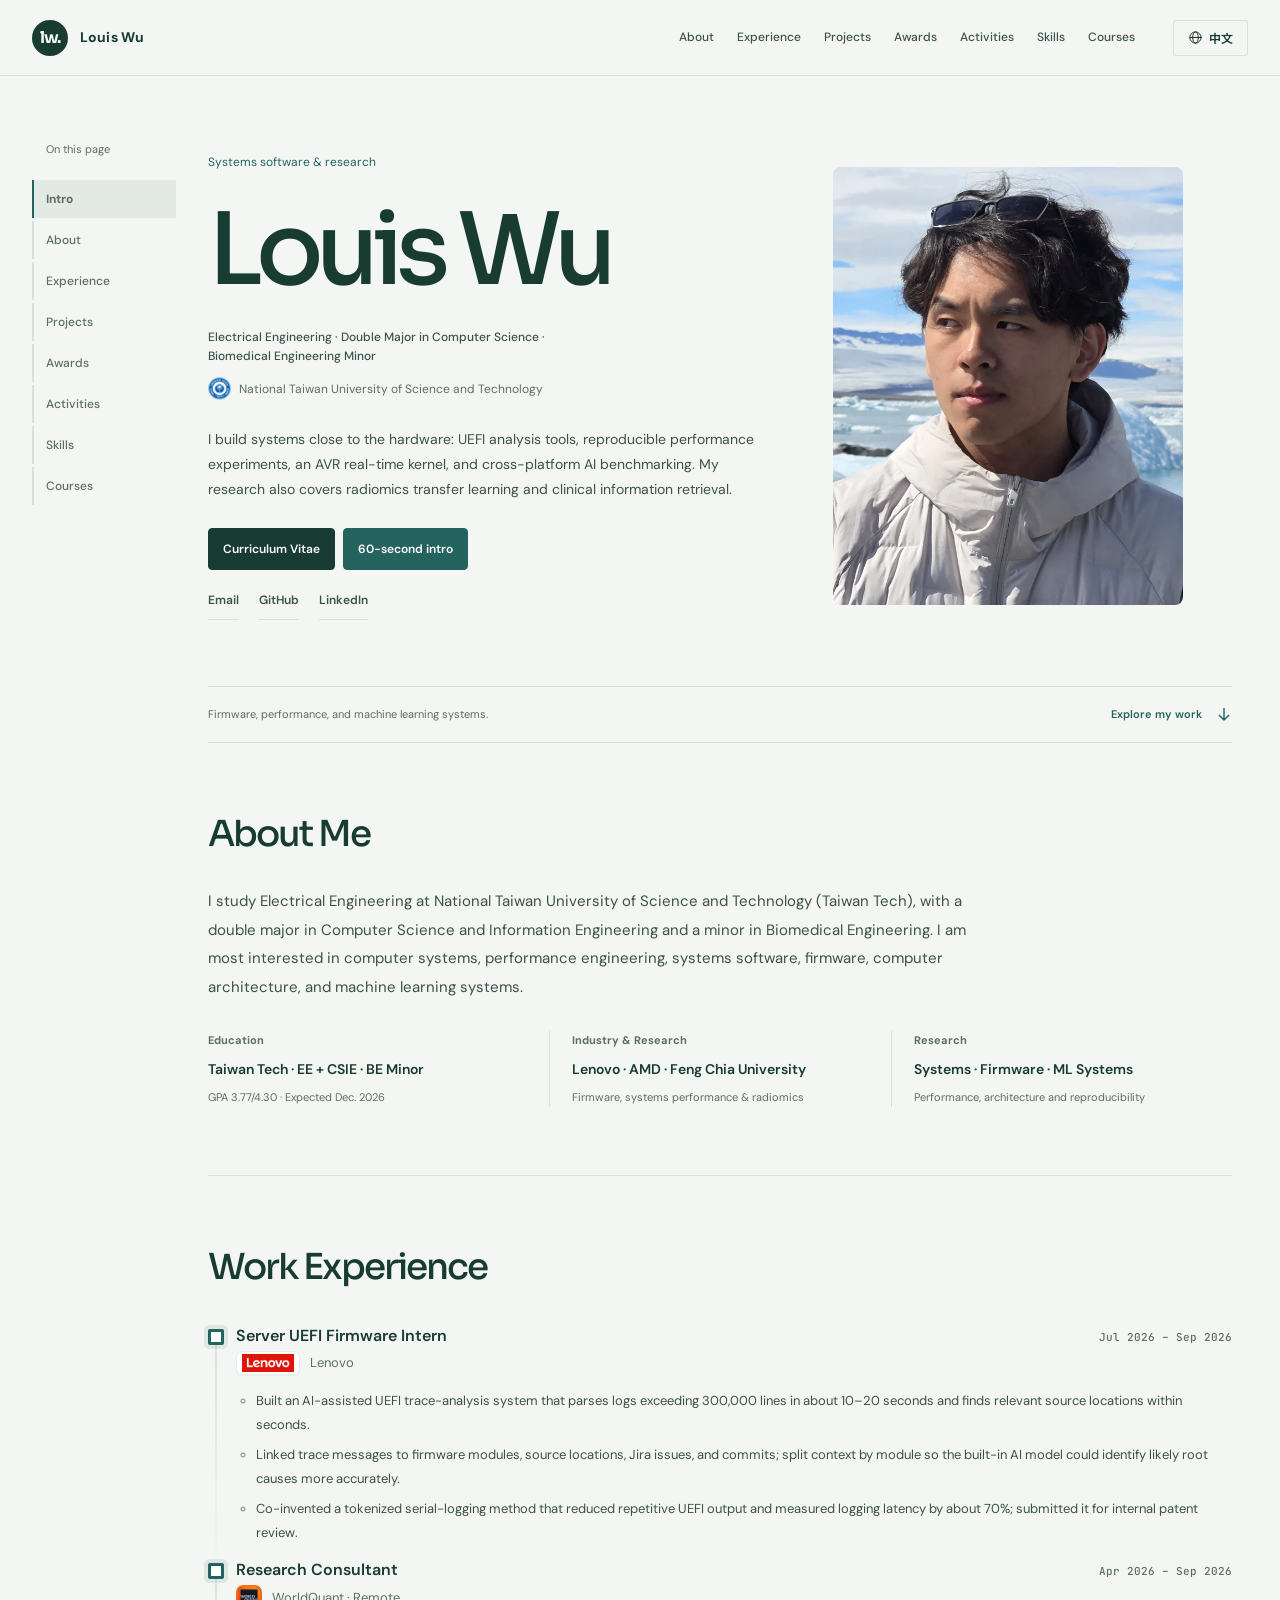
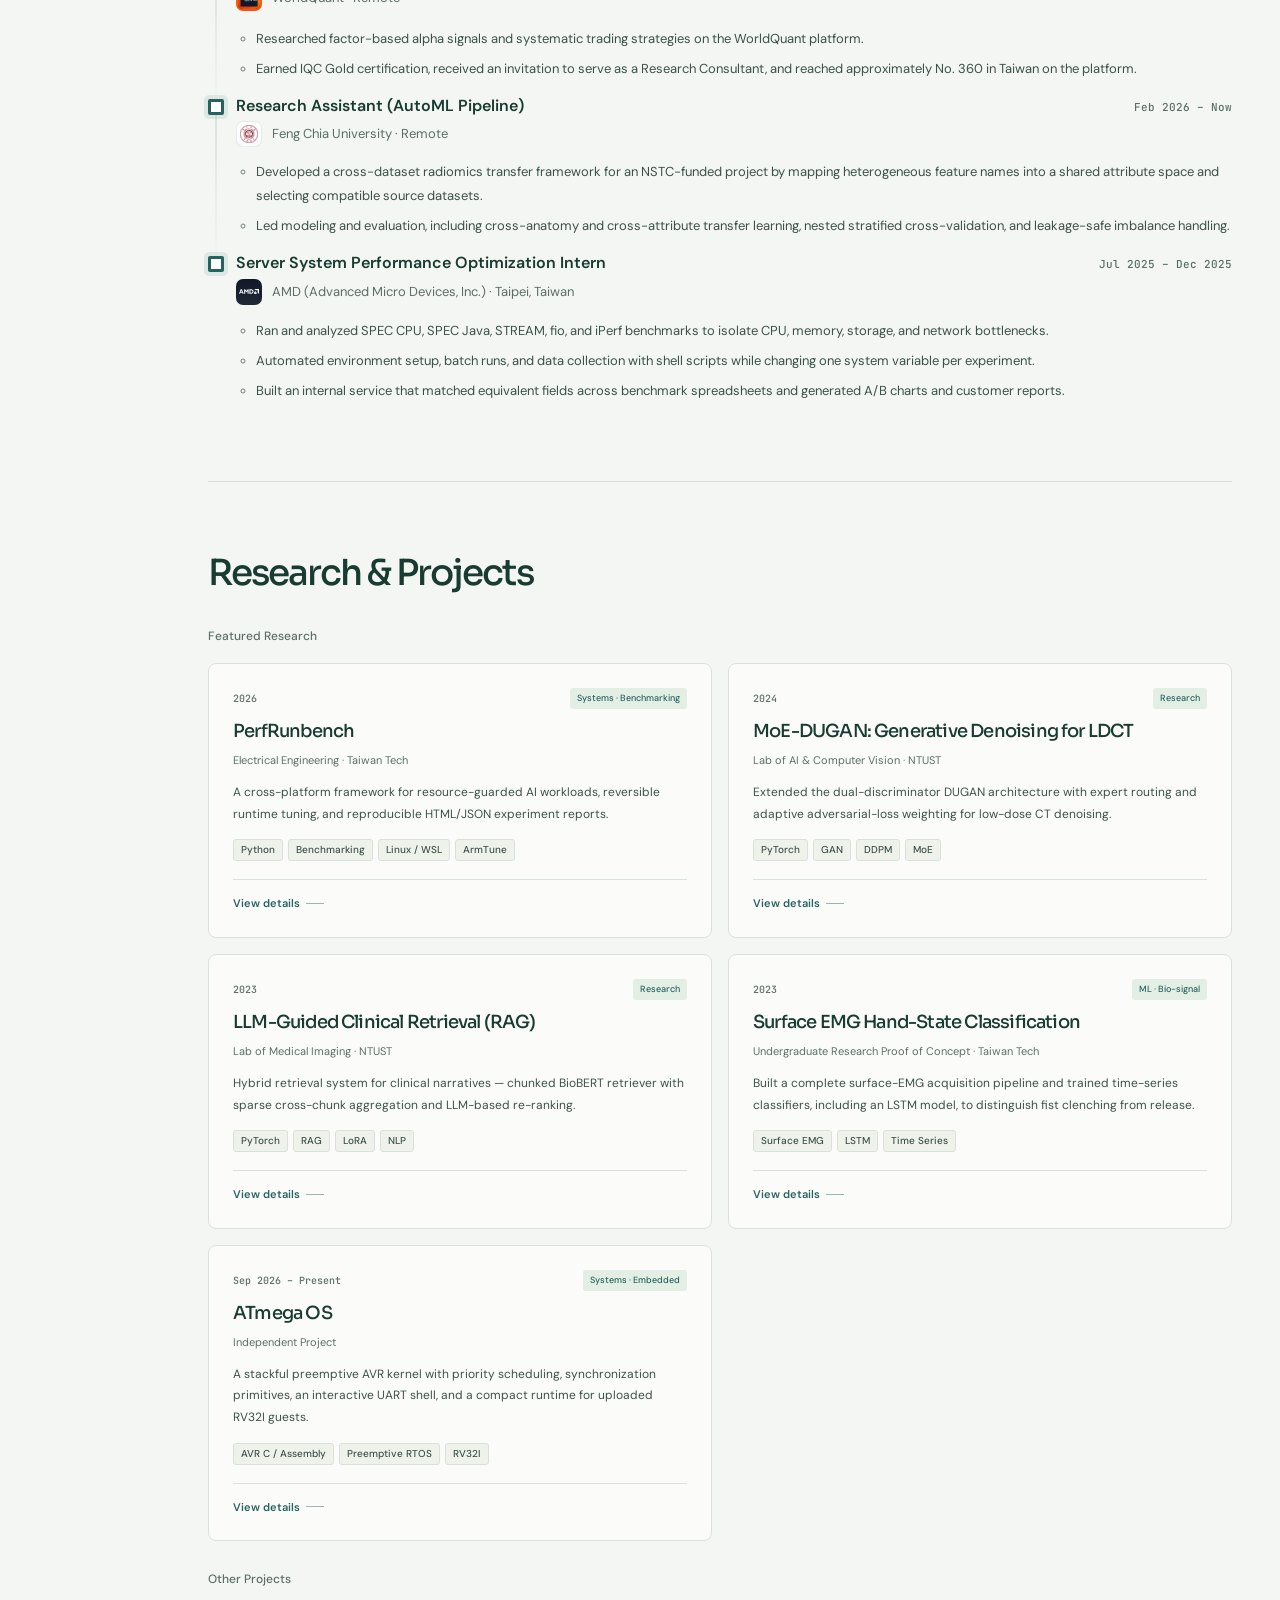
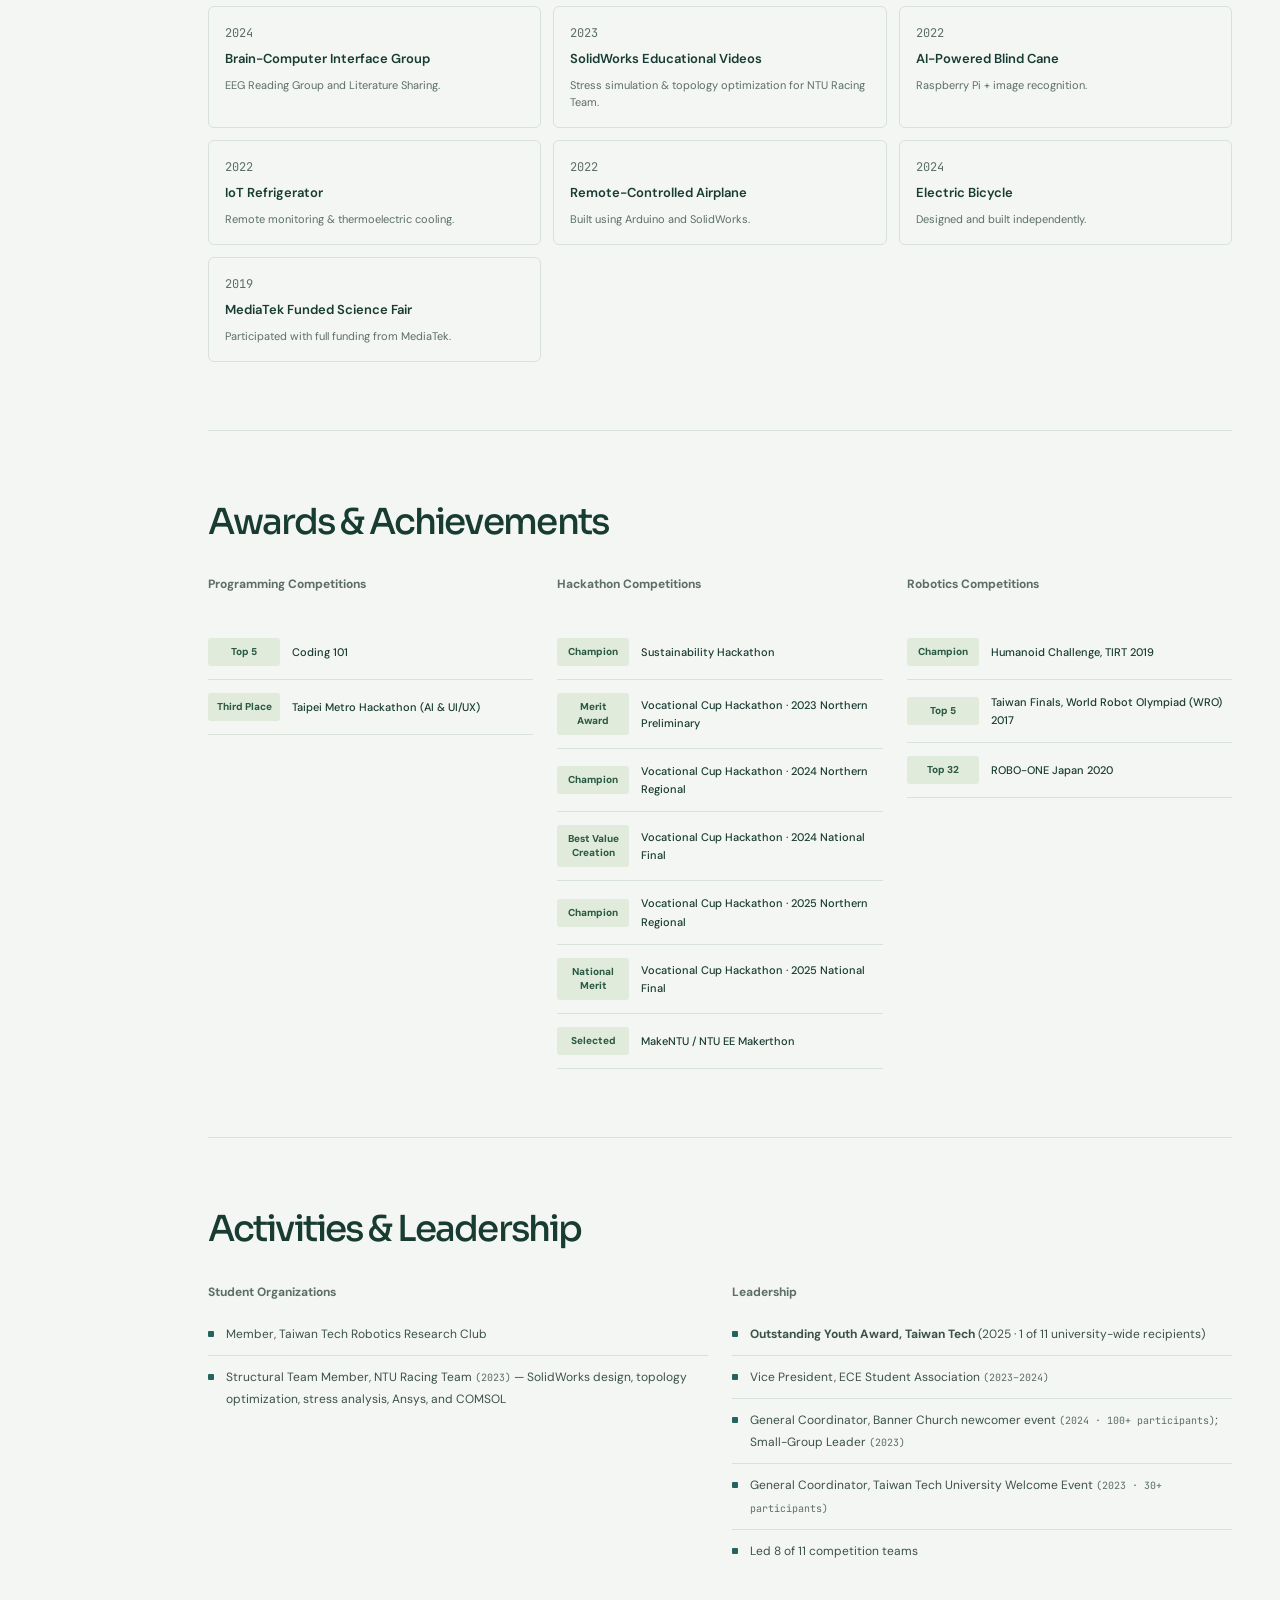
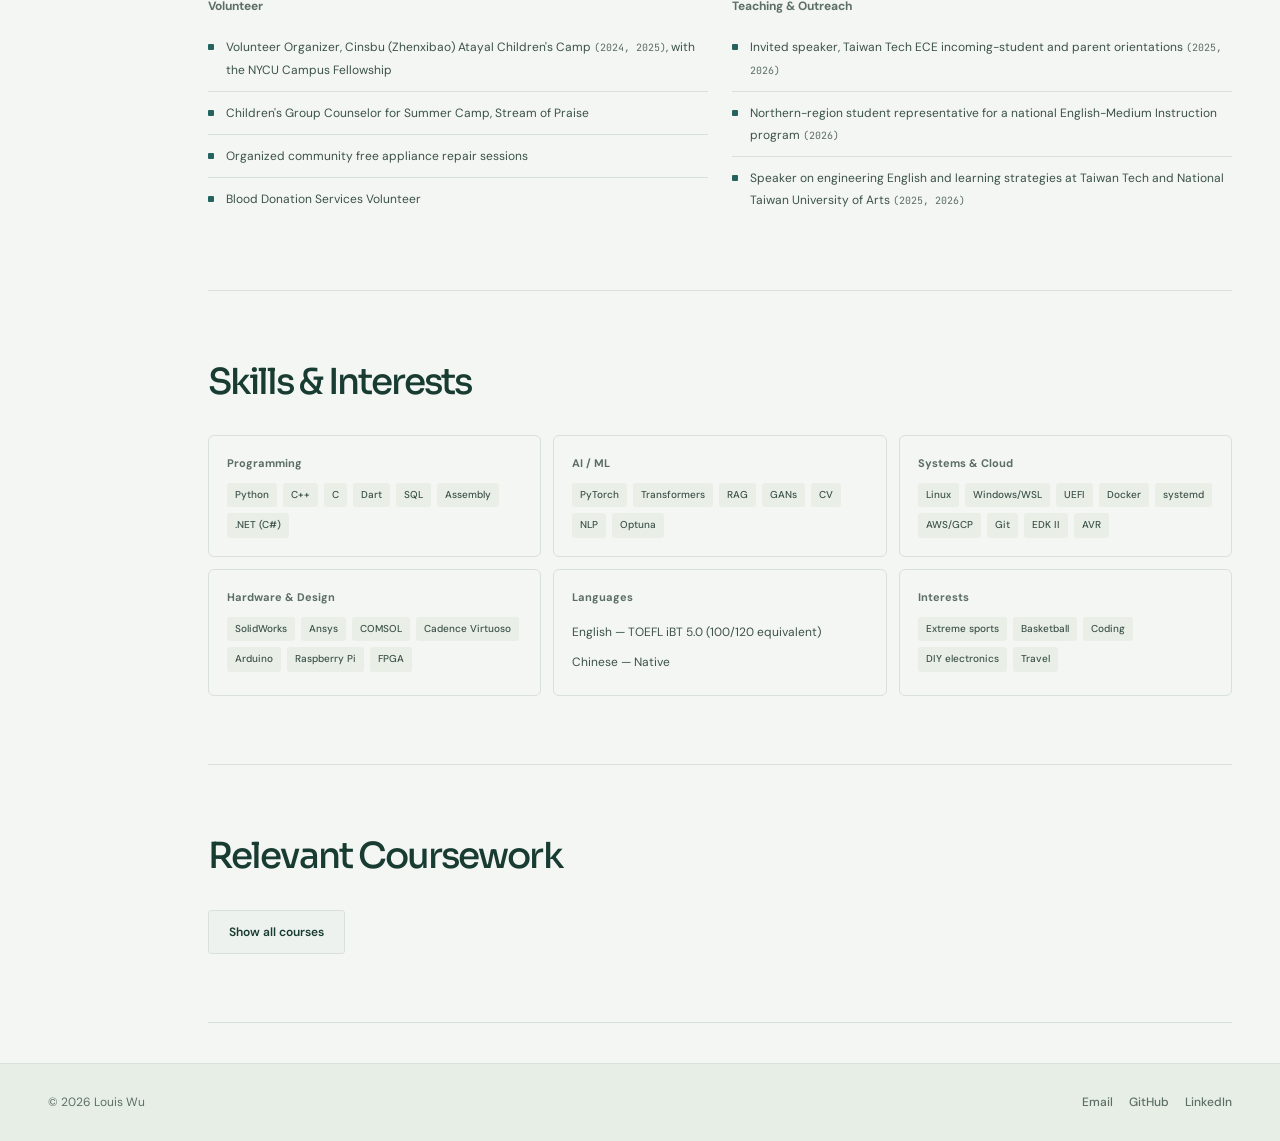
<file: index.html>
﻿<!DOCTYPE html>
<html lang="en">
<head>
  <meta charset="UTF-8">
  <meta name="viewport" content="width=device-width, initial-scale=1.0">
  <meta name="description" content="Louis Wu — Electrical Engineering major and Computer Science double major at Taiwan Tech, working on systems software, firmware, performance engineering, and machine learning systems.">
  <title class="lang-en">Louis Wu - Portfolio</title>
  <title class="lang-zh-TW">Louis 吳定栩 — 個人作品集</title>

  <link rel="preconnect" href="https://fonts.googleapis.com">
  <link rel="preconnect" href="https://fonts.gstatic.com" crossorigin>
  <link href="https://fonts.googleapis.com/css2?family=DM+Sans:wght@400;450;500;600;700&family=Sora:wght@400;500;600;700&family=Noto+Sans+TC:wght@400;500;700;800&family=JetBrains+Mono:wght@400;500&display=swap" rel="stylesheet">
  <link rel="stylesheet" href="styles.css?v=snake-size-20261102-r15">
  <link rel="stylesheet" href="portfolio.css?v=compact-20261101-r4">

  <!-- Google Analytics -->
  <script async src="https://www.googletagmanager.com/gtag/js?id=G-3Z41G18VKJ"></script>
  <script>
    window.dataLayer = window.dataLayer || [];
    function gtag(){dataLayer.push(arguments);}
    gtag('js', new Date());
    gtag('config', 'G-3Z41G18VKJ');
  </script>
</head>
<body class="lang-en portfolio-page">
  <a class="skip-link" href="#portfolio-content"><span class="lang-en">Skip to content</span><span class="lang-zh-TW">跳至主要內容</span></a>

  <!-- Top Navigation -->
  <header class="topbar" id="topbar">
    <a href="#top" class="brand" aria-label="Home">
      <span class="brand-symbol" aria-hidden="true">lw.</span>
      <span class="brand-name lang-en">Louis Wu</span>
      <span class="brand-name lang-zh-TW">Louis 吳定栩</span>
    </a>

    <nav class="nav-links" aria-label="Primary">
      <a href="#about"><span class="lang-en">About</span><span class="lang-zh-TW">關於</span></a>
      <a href="#experience"><span class="lang-en">Experience</span><span class="lang-zh-TW">經歷</span></a>
      <a href="#projects"><span class="lang-en">Projects</span><span class="lang-zh-TW">專案</span></a>
      <a href="#awards"><span class="lang-en">Awards</span><span class="lang-zh-TW">獲獎</span></a>
      <a href="#activities"><span class="lang-en">Activities</span><span class="lang-zh-TW">活動</span></a>
      <a href="#skills"><span class="lang-en">Skills</span><span class="lang-zh-TW">技能</span></a>
      <a href="#coursework"><span class="lang-en">Courses</span><span class="lang-zh-TW">課程</span></a>
    </nav>

    <div class="topbar-actions">
      <button id="lang-switch" type="button" aria-label="Switch language">
        <svg class="language-globe" viewBox="0 0 24 24" width="15" height="15" fill="none" aria-hidden="true"><circle cx="12" cy="12" r="9"/><ellipse cx="12" cy="12" rx="4.5" ry="9"/><path d="M3 12h18"/></svg>
        <span id="lang-switch-label">中文</span>
      </button>
      <button id="nav-toggle" class="nav-toggle" type="button" aria-label="Open menu" aria-expanded="false">
        <span></span><span></span><span></span>
      </button>
    </div>
  </header>
  <div class="page-progress" aria-hidden="true"></div>

  <main id="top">
    <nav class="section-rail" aria-label="Section overview">
      <div class="rail-heading"><span class="lang-en">On this page</span><span class="lang-zh-TW">頁面導覽</span></div>
      <a href="#hero-card" data-rail-target="hero-card" aria-label="Introduction">
        <span class="rail-preview rail-preview-hero"><span class="rail-preview-copy"><strong><span class="lang-en">Intro</span><span class="lang-zh-TW">自介</span></strong><small><span class="lang-en">Louis Wu</span><span class="lang-zh-TW">吳定栩</span></small></span></span>
      </a>
      <a href="#about" data-rail-target="about" aria-label="About">
        <span class="rail-preview"><span class="rail-preview-index">02</span><span class="rail-preview-copy"><strong><span class="lang-en">About</span><span class="lang-zh-TW">簡介</span></strong><small><span class="lang-en">Background</span><span class="lang-zh-TW">背景</span></small></span></span>
      </a>
      <a href="#experience" data-rail-target="experience" aria-label="Experience">
        <span class="rail-preview"><span class="rail-preview-index">04</span><span class="rail-preview-copy"><strong><span class="lang-en">Experience</span><span class="lang-zh-TW">經歷</span></strong><small><span class="lang-en">Work</span><span class="lang-zh-TW">工作</span></small></span></span>
      </a>
      <a href="#projects" data-rail-target="projects" aria-label="Projects">
        <span class="rail-preview"><span class="rail-preview-index">05</span><span class="rail-preview-copy"><strong><span class="lang-en">Projects</span><span class="lang-zh-TW">專案</span></strong><small><span class="lang-en">Research</span><span class="lang-zh-TW">研究</span></small></span></span>
      </a>
      <a href="#awards" data-rail-target="awards" aria-label="Awards">
        <span class="rail-preview"><span class="rail-preview-index">06</span><span class="rail-preview-copy"><strong><span class="lang-en">Awards</span><span class="lang-zh-TW">獲獎</span></strong><small><span class="lang-en">Results</span><span class="lang-zh-TW">成果</span></small></span></span>
      </a>
      <a href="#activities" data-rail-target="activities" aria-label="Activities">
        <span class="rail-preview"><span class="rail-preview-index">07</span><span class="rail-preview-copy"><strong><span class="lang-en">Activities</span><span class="lang-zh-TW">活動</span></strong><small><span class="lang-en">Leadership</span><span class="lang-zh-TW">領導</span></small></span></span>
      </a>
      <a href="#skills" data-rail-target="skills" aria-label="Skills">
        <span class="rail-preview"><span class="rail-preview-index">08</span><span class="rail-preview-copy"><strong><span class="lang-en">Skills</span><span class="lang-zh-TW">技能</span></strong><small><span class="lang-en">Toolkit</span><span class="lang-zh-TW">工具</span></small></span></span>
      </a>
      <a href="#coursework" data-rail-target="coursework" aria-label="Courses">
        <span class="rail-preview"><span class="rail-preview-index">09</span><span class="rail-preview-copy"><strong><span class="lang-en">Courses</span><span class="lang-zh-TW">課程</span></strong><small><span class="lang-en">Foundations</span><span class="lang-zh-TW">基礎</span></small></span></span>
      </a>
    </nav>

    <div class="portfolio-content" id="portfolio-content" tabindex="-1">
      <!-- Hero -->
    <section id="hero-card" class="hero reveal" data-analytics-section="home_hero">
      <div class="hero-grid">
        <div class="hero-visual">
          <div class="hero-photo-wrap" id="hero-photo-trigger" tabindex="0" role="button" aria-label="Play Snake">
            <img src="assets/profile/head-portrait.webp" alt="Louis Wu outdoors" class="hero-photo" width="320" height="380" fetchpriority="high">
          </div>
        </div>

        <div class="hero-content">
          <p class="hero-intro"><span class="lang-en">Systems software &amp; research</span><span class="lang-zh-TW">系統軟體與研究</span></p>
          <h1 class="hero-name">
            <span class="lang-en">Louis Wu</span>
            <span class="lang-zh-TW">Louis 吳定栩</span>
          </h1>
          <p class="hero-tagline">
            <span class="lang-en">Electrical Engineering · Double Major in Computer Science · Biomedical Engineering Minor</span>
            <span class="lang-zh-TW">主修電機 · 雙主修資工 · 輔系醫工</span>
          </p>
          <p class="hero-school">
            <span class="school-line lang-en"><span class="school-logo-frame"><img class="school-logo" src="assets/logos/logo-ntust-official.png" alt="NTUST logo" loading="lazy"></span>National Taiwan University of Science and Technology</span>
            <span class="school-line lang-zh-TW"><span class="school-logo-frame"><img class="school-logo" src="assets/logos/logo-ntust-official.png" alt="國立臺灣科技大學校徽" loading="lazy"></span>國立臺灣科技大學 (NTUST)</span>
          </p>
          <p class="hero-bio">
            <span class="lang-en">I build systems close to the hardware: UEFI analysis tools, reproducible performance experiments, an AVR real-time kernel, and cross-platform AI benchmarking. My research also covers radiomics transfer learning and clinical information retrieval.</span>
            <span class="lang-zh-TW">我專注於貼近硬體的系統開發，包括 UEFI 分析工具、可重現的效能實驗、AVR 即時核心與跨平台 AI benchmark；研究亦涵蓋放射組學遷移學習與臨床資訊檢索。</span>
          </p>

          <div class="hero-actions">
            <div class="hero-primary-actions">
            <a class="btn btn-primary lang-en" href="https://docs.google.com/document/d/18E1US4zonqrK3UxGrhFF95HDXht13BpsEDOWQPCDpgU/edit" target="_blank" rel="noopener">Curriculum Vitae</a>
            <a class="btn btn-primary lang-zh-TW" href="https://docs.google.com/document/d/18E1US4zonqrK3UxGrhFF95HDXht13BpsEDOWQPCDpgU/edit" target="_blank" rel="noopener">學術履歷</a>
            <button class="btn btn-secondary brief-toggle" type="button" aria-expanded="false" aria-controls="hero-brief-modal">
              <span class="lang-en">60-second intro</span>
              <span class="lang-zh-TW">60 秒自介</span>
            </button>
            </div>
            <div class="hero-contact-links">
            <a class="btn btn-ghost copy-trigger"
               href="mailto:louis20030920@gmail.com"
               data-copy="louis20030920@gmail.com"
               data-tooltip=""
               data-tooltip-en="Click to copy"
               data-tooltip-zh="點擊複製"
               data-copied-en="Copied!"
               data-copied-zh="已複製">
              Email
            </a>
            <a class="btn btn-ghost" href="https://github.com/xuwwwww" target="_blank" rel="noopener">
              GitHub
            </a>
            <a class="btn btn-ghost" href="https://www.linkedin.com/in/louis-wu-65ba6b270/" target="_blank" rel="noopener">
              LinkedIn
            </a>
            </div>
          </div>
        </div>
      </div>
      <div class="hero-footer">
        <span><span class="lang-en">Firmware, performance, and machine learning systems.</span><span class="lang-zh-TW">韌體、效能工程與機器學習系統。</span></span>
        <a href="#projects"><span class="lang-en">Explore my work</span><span class="lang-zh-TW">看看我的作品</span><svg viewBox="0 0 16 16" width="16" height="16" fill="none" aria-hidden="true"><path d="M8 2v12m-5-5 5 5 5-5" stroke="currentColor" stroke-width="1.4"/></svg></a>
      </div>
    </section>

      <!-- About -->
    <section id="about" class="card-section reveal">
      <div class="section-head">
        <span class="section-tag">02</span>
        <h2 class="section-title">
          <span class="lang-en">About Me</span>
          <span class="lang-zh-TW">自我簡介</span>
        </h2>
      </div>
      <p class="lang-en">I study Electrical Engineering at National Taiwan University of Science and Technology (Taiwan Tech), with a double major in Computer Science and Information Engineering and a minor in Biomedical Engineering. I am most interested in computer systems, performance engineering, systems software, firmware, computer architecture, and machine learning systems.</p>
      <p class="lang-zh-TW">我主修國立臺灣科技大學電機工程，並雙主修資訊工程、輔系醫學工程。主要興趣是電腦系統、效能工程、系統軟體、韌體、電腦架構與機器學習系統。</p>

      <div class="quick-facts">
        <div class="fact">
          <span class="fact-label lang-en">Education</span>
          <span class="fact-label lang-zh-TW">學歷</span>
          <span class="fact-value lang-en">Taiwan Tech · EE + CSIE · BE Minor</span>
          <span class="fact-value lang-zh-TW">台科大 · 電機 + 資工 · 輔系醫工</span>
          <span class="fact-sub lang-en">GPA 3.77/4.30 · Expected Dec. 2026</span>
          <span class="fact-sub lang-zh-TW">GPA 3.77/4.30 · 預計 2026 年 12 月畢業</span>
        </div>
        <div class="fact">
          <span class="fact-label lang-en">Industry &amp; Research</span>
          <span class="fact-label lang-zh-TW">產業與研究</span>
          <span class="fact-value lang-en">Lenovo · AMD · Feng Chia University</span>
          <span class="fact-value lang-zh-TW">Lenovo · AMD · 逢甲大學</span>
          <span class="fact-sub lang-en">Firmware, systems performance &amp; radiomics</span>
          <span class="fact-sub lang-zh-TW">韌體、系統效能與放射組學</span>
        </div>
        <div class="fact">
          <span class="fact-label lang-en">Research</span>
          <span class="fact-label lang-zh-TW">研究</span>
          <span class="fact-value lang-en">Systems · Firmware · ML Systems</span>
          <span class="fact-value lang-zh-TW">系統 · 韌體 · 機器學習系統</span>
          <span class="fact-sub lang-en">Performance, architecture and reproducibility</span>
          <span class="fact-sub lang-zh-TW">效能、架構與可重現性</span>
        </div>
      </div>
    </section>

    <!-- Experience -->
    <section id="experience" class="card-section reveal">
      <div class="section-head">
        <span class="section-tag">04</span>
        <h2 class="section-title">
          <span class="lang-en">Work Experience</span>
          <span class="lang-zh-TW">工作經驗</span>
        </h2>
      </div>

      <ol class="timeline">
        <li class="timeline-item">
          <div class="timeline-dot"></div>
          <div class="timeline-content">
            <div class="timeline-head">
              <h3>
                <span class="lang-en">Server UEFI Firmware Intern</span>
                <span class="lang-zh-TW">伺服器 UEFI 韌體實習生</span>
              </h3>
              <span class="time-range">Jul 2026 – Sep 2026</span>
            </div>
            <p class="org">
              <span class="company-line lang-en"><span class="company-logo-frame company-logo-frame-lenovo"><img class="company-logo company-logo-wide" src="assets/logos/logo-lenovo.jpg" alt="Lenovo logo" loading="lazy"></span>Lenovo</span>
              <span class="company-line lang-zh-TW"><span class="company-logo-frame company-logo-frame-lenovo"><img class="company-logo company-logo-wide" src="assets/logos/logo-lenovo.jpg" alt="Lenovo logo" loading="lazy"></span>Lenovo（聯想）</span>
            </p>
            <ul class="bullets">
              <li><span class="lang-en">Built an AI-assisted UEFI trace-analysis system that parses logs exceeding 300,000 lines in about 10–20 seconds and finds relevant source locations within seconds.</span><span class="lang-zh-TW">建立 AI 輔助 UEFI trace 分析系統，可在約 10–20 秒解析超過 30 萬行的 log，並在數秒內找到相關原始碼位置。</span></li>
              <li><span class="lang-en">Linked trace messages to firmware modules, source locations, Jira issues, and commits; split context by module so the built-in AI model could identify likely root causes more accurately.</span><span class="lang-zh-TW">將 trace 訊息連結至韌體模組、原始碼位置、Jira issue 與 commit，並依模組拆分 context，讓內建 AI 模型更準確定位可能的 root cause。</span></li>
              <li><span class="lang-en">Co-invented a tokenized serial-logging method that reduced repetitive UEFI output and measured logging latency by about 70%; submitted it for internal patent review.</span><span class="lang-zh-TW">共同發明 tokenized serial logging 方法，使重複 UEFI 輸出與量測 logging latency 降低約 70%，並送交公司內部專利審查。</span></li>
            </ul>
          </div>
        </li>

        <li class="timeline-item">
          <div class="timeline-dot"></div>
          <div class="timeline-content">
            <div class="timeline-head">
              <h3>
                <span class="lang-en">Research Consultant</span>
                <span class="lang-zh-TW">研究顧問</span>
              </h3>
              <span class="time-range">Apr 2026 – Sep 2026</span>
            </div>
            <p class="org">
              <span class="company-line lang-en"><span class="company-logo-frame company-logo-frame-worldquant-square"><img class="company-logo" src="assets/logos/logo-worldquant.png" alt="WorldQuant logo" loading="lazy"></span>WorldQuant · Remote</span>
              <span class="company-line lang-zh-TW"><span class="company-logo-frame company-logo-frame-worldquant-square"><img class="company-logo" src="assets/logos/logo-worldquant.png" alt="WorldQuant logo" loading="lazy"></span>WorldQuant · 遠端</span>
            </p>
            <ul class="bullets">
              <li><span class="lang-en">Researched factor-based alpha signals and systematic trading strategies on the WorldQuant platform.</span><span class="lang-zh-TW">在 WorldQuant 平台研究因子式 alpha 訊號與系統化交易策略。</span></li>
              <li><span class="lang-en">Earned IQC Gold certification, received an invitation to serve as a Research Consultant, and reached approximately No. 360 in Taiwan on the platform.</span><span class="lang-zh-TW">取得 IQC Gold 認證並獲邀擔任 Research Consultant；平台臺灣排名約第 360 名。</span></li>
            </ul>
          </div>
        </li>

        <li class="timeline-item">
          <div class="timeline-dot"></div>
          <div class="timeline-content">
            <div class="timeline-head">
              <h3>
                <span class="lang-en">Research Assistant (AutoML Pipeline)</span>
                <span class="lang-zh-TW">研究助理（AutoML Pipeline）</span>
              </h3>
              <span class="time-range">Feb 2026 – Now</span>
            </div>
            <p class="org">
              <span class="company-line lang-en"><span class="company-logo-frame company-logo-frame-crest"><img class="company-logo" src="assets/logos/logo-fcu.png" alt="Feng Chia University logo" loading="lazy"></span>Feng Chia University · Remote</span>
              <span class="company-line lang-zh-TW"><span class="company-logo-frame company-logo-frame-crest"><img class="company-logo" src="assets/logos/logo-fcu.png" alt="Feng Chia University logo" loading="lazy"></span>逢甲大學 · 遠端</span>
            </p>
            <ul class="bullets">
              <li><span class="lang-en">Developed a cross-dataset radiomics transfer framework for an NSTC-funded project by mapping heterogeneous feature names into a shared attribute space and selecting compatible source datasets.</span><span class="lang-zh-TW">參與國科會計畫，將異質放射組學特徵名稱映射到共同屬性空間，並選擇相容的來源資料集，建立跨資料集遷移框架。</span></li>
              <li><span class="lang-en">Led modeling and evaluation, including cross-anatomy and cross-attribute transfer learning, nested stratified cross-validation, and leakage-safe imbalance handling.</span><span class="lang-zh-TW">負責模型與評估，包括跨部位、跨屬性遷移學習、nested stratified cross-validation，以及避免資料洩漏的不平衡處理。</span></li>
            </ul>
          </div>
        </li>

        <li class="timeline-item">
          <div class="timeline-dot"></div>
          <div class="timeline-content">
            <div class="timeline-head">
              <h3>
                <span class="lang-en">Server System Performance Optimization Intern</span>
                <span class="lang-zh-TW">伺服器系統效能優化實習生</span>
              </h3>
              <span class="time-range">Jul 2025 – Dec 2025</span>
            </div>
            <p class="org">
              <span class="company-line lang-en"><span class="company-logo-frame company-logo-frame-amd-square"><img class="company-logo company-logo-amd-square" src="assets/logos/logo-amd.svg" alt="AMD logo" loading="lazy"></span>AMD (Advanced Micro Devices, Inc.) · Taipei, Taiwan</span>
              <span class="company-line lang-zh-TW"><span class="company-logo-frame company-logo-frame-amd-square"><img class="company-logo company-logo-amd-square" src="assets/logos/logo-amd.svg" alt="AMD logo" loading="lazy"></span>AMD (超微半導體股份有限公司) · 台北，臺灣</span>
            </p>
            <ul class="bullets">
              <li><span class="lang-en">Ran and analyzed SPEC CPU, SPEC Java, STREAM, fio, and iPerf benchmarks to isolate CPU, memory, storage, and network bottlenecks.</span><span class="lang-zh-TW">執行並分析 SPEC CPU、SPEC Java、STREAM、fio 與 iPerf，定位 CPU、記憶體、儲存與網路瓶頸。</span></li>
              <li><span class="lang-en">Automated environment setup, batch runs, and data collection with shell scripts while changing one system variable per experiment.</span><span class="lang-zh-TW">以 shell script 自動化環境設定、批次執行與資料收集，並在每次實驗中只調整一項系統變數。</span></li>
              <li><span class="lang-en">Built an internal service that matched equivalent fields across benchmark spreadsheets and generated A/B charts and customer reports.</span><span class="lang-zh-TW">建立內部分析服務，對齊不同 benchmark 試算表中的等價欄位，並產生 A/B 圖表與客戶報告。</span></li>
            </ul>
          </div>
        </li>
      </ol>
    </section>

    <!-- Projects -->
    <section id="projects" class="card-section reveal">
      <div class="section-head">
        <span class="section-tag">05</span>
        <h2 class="section-title">
          <span class="lang-en">Research &amp; Projects</span>
          <span class="lang-zh-TW">研究與專案</span>
        </h2>
      </div>

      <h3 class="subsection-title">
        <span class="lang-en">Featured Research</span>
        <span class="lang-zh-TW">主要研究</span>
      </h3>

      <div class="project-grid">

        <article id="ai-featured" class="project-card" data-project="perfrunbench" tabindex="0" role="button" data-analytics-section="featured_perfrunbench">
          <div class="project-card-top">
            <span class="project-period">2026</span>
            <span class="project-badge">
              <span class="lang-en">Systems · Benchmarking</span>
              <span class="lang-zh-TW">系統 · 效能評測</span>
            </span>
          </div>
          <h4 class="project-title">PerfRunbench</h4>
          <p class="project-org">
            <span class="lang-en">Electrical Engineering · Taiwan Tech</span>
            <span class="lang-zh-TW">電機工程系 · 台科大</span>
          </p>
          <p class="project-summary">
            <span class="lang-en">A cross-platform framework for resource-guarded AI workloads, reversible runtime tuning, and reproducible HTML/JSON experiment reports.</span>
            <span class="lang-zh-TW">跨平台 AI 效能評測框架，支援資源限制、可回復的 runtime 調校，以及可重現的 HTML/JSON 實驗報告。</span>
          </p>
          <div class="tag-row">
            <span class="tag">Python</span>
            <span class="tag">Benchmarking</span>
            <span class="tag">Linux / WSL</span>
            <span class="tag">ArmTune</span>
          </div>
          <span class="project-cta">
            <span class="lang-en">View details</span>
            <span class="lang-zh-TW">查看詳細</span>
          </span>
        </article>

        <article class="project-card" data-project="moe-dugan" tabindex="0" role="button">
          <div class="project-card-top">
            <span class="project-period">2024</span>
            <span class="project-badge">
              <span class="lang-en">Research</span>
              <span class="lang-zh-TW">研究</span>
            </span>
          </div>
          <h4 class="project-title">
            <span class="lang-en">MoE-DUGAN: Generative Denoising for LDCT</span>
            <span class="lang-zh-TW">MoE-DUGAN：低劑量CT生成式去雜訊</span>
          </h4>
          <p class="project-org">
            <span class="lang-en">Lab of AI &amp; Computer Vision · NTUST</span>
            <span class="lang-zh-TW">AI 與電腦視覺實驗室 · NTUST</span>
          </p>
          <p class="project-summary">
            <span class="lang-en">Extended the dual-discriminator DUGAN architecture with expert routing and adaptive adversarial-loss weighting for low-dose CT denoising.</span>
            <span class="lang-zh-TW">延伸 dual-discriminator DUGAN 架構，加入 expert routing 與可調式對抗 loss 權重，用於低劑量 CT 去雜訊。</span>
          </p>
          <div class="tag-row">
            <span class="tag">PyTorch</span>
            <span class="tag">GAN</span>
            <span class="tag">DDPM</span>
            <span class="tag">MoE</span>
          </div>
          <span class="project-cta">
            <span class="lang-en">View details</span>
            <span class="lang-zh-TW">查看詳細</span>
          </span>
        </article>

        <article class="project-card" data-project="clinical-nlp" tabindex="0" role="button">
          <div class="project-card-top">
            <span class="project-period">2023</span>
            <span class="project-badge">
              <span class="lang-en">Research</span>
              <span class="lang-zh-TW">研究</span>
            </span>
          </div>
          <h4 class="project-title">
            <span class="lang-en">LLM-Guided Clinical Retrieval (RAG)</span>
            <span class="lang-zh-TW">LLM 導引臨床檢索（RAG）</span>
          </h4>
          <p class="project-org">
            <span class="lang-en">Lab of Medical Imaging · NTUST</span>
            <span class="lang-zh-TW">醫學影像實驗室 · NTUST</span>
          </p>
          <p class="project-summary">
            <span class="lang-en">Hybrid retrieval system for clinical narratives — chunked BioBERT retriever with sparse cross-chunk aggregation and LLM-based re-ranking.</span>
            <span class="lang-zh-TW">混合式臨床敘述檢索系統：分段 BioBERT 檢索器、稀疏跨片段聚合與 LLM 等價判定重排序。</span>
          </p>
          <div class="tag-row">
            <span class="tag">PyTorch</span>
            <span class="tag">RAG</span>
            <span class="tag">LoRA</span>
            <span class="tag">NLP</span>
          </div>
          <span class="project-cta">
            <span class="lang-en">View details</span>
            <span class="lang-zh-TW">查看詳細</span>
          </span>
        </article>

        <article class="project-card" data-project="emg" tabindex="0" role="button">
          <div class="project-card-top">
            <span class="project-period">2023</span>
            <span class="project-badge">
              <span class="lang-en">ML · Bio-signal</span>
              <span class="lang-zh-TW">機器學習 · 生醫訊號</span>
            </span>
          </div>
          <h4 class="project-title">
            <span class="lang-en">Surface EMG Hand-State Classification</span>
            <span class="lang-zh-TW">表面肌電手部狀態分類</span>
          </h4>
          <p class="project-org">
            <span class="lang-en">Undergraduate Research Proof of Concept · Taiwan Tech</span>
            <span class="lang-zh-TW">大學部研究概念驗證 · 台科大</span>
          </p>
          <p class="project-summary">
            <span class="lang-en">Built a complete surface-EMG acquisition pipeline and trained time-series classifiers, including an LSTM model, to distinguish fist clenching from release.</span>
            <span class="lang-zh-TW">完成表面肌電訊號採集流程，並訓練包含 LSTM 的時序分類模型，辨識握拳與放開狀態。</span>
          </p>
          <div class="tag-row">
            <span class="tag">Surface EMG</span>
            <span class="tag">LSTM</span>
            <span class="tag">Time Series</span>
          </div>
          <span class="project-cta">
            <span class="lang-en">View details</span>
            <span class="lang-zh-TW">查看詳細</span>
          </span>
        </article>

        <article class="project-card" data-project="atmega-os" tabindex="0" role="button">
          <div class="project-card-top">
            <span class="project-period">Sep 2026 – Present</span>
            <span class="project-badge">
              <span class="lang-en">Systems · Embedded</span>
              <span class="lang-zh-TW">系統 · 嵌入式</span>
            </span>
          </div>
          <h4 class="project-title">
            <span class="lang-en">ATmega OS</span>
            <span class="lang-zh-TW">ATmega OS</span>
          </h4>
          <p class="project-org">
            <span class="lang-en">Independent Project</span>
            <span class="lang-zh-TW">個人專案</span>
          </p>
          <p class="project-summary">
            <span class="lang-en">A stackful preemptive AVR kernel with priority scheduling, synchronization primitives, an interactive UART shell, and a compact runtime for uploaded RV32I guests.</span>
            <span class="lang-zh-TW">具 stackful preemptive scheduling、同步原語、互動式 UART shell，以及可載入 RV32I guest runtime 的 AVR 核心。</span>
          </p>
          <div class="tag-row">
            <span class="tag">AVR C / Assembly</span>
            <span class="tag">Preemptive RTOS</span>
            <span class="tag">RV32I</span>
          </div>
          <span class="project-cta">
            <span class="lang-en">View details</span>
            <span class="lang-zh-TW">查看詳細</span>
          </span>
        </article>
      </div>

      <h3 class="subsection-title">
        <span class="lang-en">Other Projects</span>
        <span class="lang-zh-TW">其他專案</span>
      </h3>

      <div class="mini-grid">
        <article class="mini-card" data-project="bci" tabindex="0" role="button">
          <span class="mini-period">2024</span>
          <h4>
            <span class="lang-en">Brain-Computer Interface Group</span>
            <span class="lang-zh-TW">腦機介面研究小組</span>
          </h4>
          <p>
            <span class="lang-en">EEG Reading Group and Literature Sharing.</span>
            <span class="lang-zh-TW">EEG 讀書會與文獻分享。</span>
          </p>
        </article>
        <article class="mini-card" data-project="solidworks" tabindex="0" role="button">
          <span class="mini-period">2023</span>
          <h4>
            <span class="lang-en">SolidWorks Educational Videos</span>
            <span class="lang-zh-TW">SolidWorks 教學影片</span>
          </h4>
          <p>
            <span class="lang-en">Stress simulation &amp; topology optimization for NTU Racing Team.</span>
            <span class="lang-zh-TW">教授應力模擬與拓撲優化給 NTU 賽車隊結構組員。</span>
          </p>
        </article>
        <article class="mini-card" data-project="blind-cane" tabindex="0" role="button">
          <span class="mini-period">2022</span>
          <h4>
            <span class="lang-en">AI-Powered Blind Cane</span>
            <span class="lang-zh-TW">智慧導盲杖</span>
          </h4>
          <p>
            <span class="lang-en">Raspberry Pi + image recognition.</span>
            <span class="lang-zh-TW">Raspberry Pi 為核心搭載影像辨識。</span>
          </p>
        </article>
        <article class="mini-card" data-project="iot-fridge" tabindex="0" role="button">
          <span class="mini-period">2022</span>
          <h4>
            <span class="lang-en">IoT Refrigerator</span>
            <span class="lang-zh-TW">IoT 冰箱</span>
          </h4>
          <p>
            <span class="lang-en">Remote monitoring &amp; thermoelectric cooling.</span>
            <span class="lang-zh-TW">遠端監控與熱電致冷功能。</span>
          </p>
        </article>
        <article class="mini-card" data-project="rc-plane" tabindex="0" role="button">
          <span class="mini-period">2022</span>
          <h4>
            <span class="lang-en">Remote-Controlled Airplane</span>
            <span class="lang-zh-TW">遙控飛機</span>
          </h4>
          <p>
            <span class="lang-en">Built using Arduino and SolidWorks.</span>
            <span class="lang-zh-TW">使用 Arduino 與 SolidWorks 製作。</span>
          </p>
        </article>
        <article class="mini-card" data-project="ev-bike" tabindex="0" role="button">
          <span class="mini-period">2024</span>
          <h4>
            <span class="lang-en">Electric Bicycle</span>
            <span class="lang-zh-TW">電動自行車</span>
          </h4>
          <p>
            <span class="lang-en">Designed and built independently.</span>
            <span class="lang-zh-TW">自行設計與製作。</span>
          </p>
        </article>
        <article class="mini-card" data-project="mediatek" tabindex="0" role="button">
          <span class="mini-period">2019</span>
          <h4>
            <span class="lang-en">MediaTek Funded Science Fair</span>
            <span class="lang-zh-TW">聯發科補助科展專案</span>
          </h4>
          <p>
            <span class="lang-en">Participated with full funding from MediaTek.</span>
            <span class="lang-zh-TW">獲聯發科全額補助參與科學展覽。</span>
          </p>
        </article>
      </div>
    </section>

    <!-- Awards -->
    <section id="awards" class="card-section reveal">
      <div class="section-head">
        <span class="section-tag">06</span>
        <h2 class="section-title">
          <span class="lang-en">Awards &amp; Achievements</span>
          <span class="lang-zh-TW">獲獎與競賽經歷</span>
        </h2>
      </div>

      <div class="awards-grid">
        <div class="awards-column">
          <h3>
            <span class="lang-en">Programming Competitions</span>
            <span class="lang-zh-TW">程式競賽</span>
          </h3>
          <ul class="award-list">
            <li class="award-entry" data-award="coding-101" tabindex="0" role="button">
              <div class="award-place">
                <span class="lang-en">Top 5</span>
                <span class="lang-zh-TW">第五名</span>
              </div>
              <div class="award-copy">
                <span class="award-title"><span class="lang-en">Coding 101</span><span class="lang-zh-TW">Coding 101</span></span>
                <span class="award-note"><span class="lang-en">Collaborative software creation competition focused on programming literacy and practical implementation.</span><span class="lang-zh-TW">以程式素養、協作開發與實作能力為核心的程式競賽。</span></span>
                <span class="award-hint"><span class="lang-en">Click for competition context</span><span class="lang-zh-TW">點擊看比賽說明</span></span>
              </div>
            </li>
            <li class="award-entry" data-award="metro-2025" tabindex="0" role="button">
              <div class="award-place">
                <span class="lang-en">Third Place</span>
                <span class="lang-zh-TW">第三名</span>
              </div>
              <div class="award-copy">
                <span class="award-title"><span class="lang-en">Taipei Metro Hackathon (AI &amp; UI/UX)</span><span class="lang-zh-TW">台北捷運黑客松（AI &amp; UI/UX）</span></span>
                <span class="award-note"><span class="lang-en">2025 · Led a cross-functional team and delivered a working AI MVP before the deadline.</span><span class="lang-zh-TW">2025 · 帶領跨職能團隊，在截止前完成可運作的 AI MVP。</span></span>
                <span class="award-hint"><span class="lang-en">Click for competition context</span><span class="lang-zh-TW">點擊看比賽說明</span></span>
              </div>
            </li>
          </ul>
        </div>

        <div class="awards-column">
          <h3>
            <span class="lang-en">Hackathon Competitions</span>
            <span class="lang-zh-TW">黑客松競賽</span>
          </h3>
          <ul class="award-list">
            <li class="award-entry" data-award="sustainability-2024" tabindex="0" role="button">
              <div class="award-place">
                <span class="lang-en">Champion</span>
                <span class="lang-zh-TW">冠軍</span>
              </div>
              <div class="award-copy">
                <span class="award-title"><span class="lang-en">Sustainability Hackathon</span><span class="lang-zh-TW">永續智慧創新黑客松</span></span>
                <span class="award-note"><span class="lang-en">SDG-oriented challenge with enterprise problem statements and student-built solutions.</span><span class="lang-zh-TW">以 SDGs 為主軸，透過企業命題與學生解題進行永續創新提案。</span></span>
                <span class="award-hint"><span class="lang-en">Click for competition context</span><span class="lang-zh-TW">點擊看比賽說明</span></span>
              </div>
            </li>
            <li class="award-entry" data-award="voc-2023" tabindex="0" role="button">
              <div class="award-place">
                <span class="lang-en">Merit Award</span>
                <span class="lang-zh-TW">佳作</span>
              </div>
              <div class="award-copy">
                <span class="award-title"><span class="lang-en">Vocational Cup Hackathon · 2023 Northern Preliminary</span><span class="lang-zh-TW">技職盃黑客松 · 2023 北區初賽</span></span>
                <span class="award-note"><span class="lang-en">Merit Award.</span><span class="lang-zh-TW">佳作。</span></span>
                <span class="award-hint"><span class="lang-en">Click for competition context</span><span class="lang-zh-TW">點擊看比賽說明</span></span>
              </div>
            </li>
            <li class="award-entry" data-award="voc-2024-north" tabindex="0" role="button">
              <div class="award-place">
                <span class="lang-en">Champion</span>
                <span class="lang-zh-TW">冠軍</span>
              </div>
              <div class="award-copy">
                <span class="award-title"><span class="lang-en">Vocational Cup Hackathon · 2024 Northern Regional</span><span class="lang-zh-TW">技職盃黑客松 · 2024 北區賽</span></span>
                <span class="award-note"><span class="lang-en">Champion of the northern regional round.</span><span class="lang-zh-TW">北區賽冠軍。</span></span>
                <span class="award-hint"><span class="lang-en">Click for competition context</span><span class="lang-zh-TW">點擊看比賽說明</span></span>
              </div>
            </li>
            <li class="award-entry" data-award="voc-2024-final" tabindex="0" role="button">
              <div class="award-place">
                <span class="lang-en">Best Value Creation</span>
                <span class="lang-zh-TW">最佳創造價值</span>
              </div>
              <div class="award-copy">
                <span class="award-title"><span class="lang-en">Vocational Cup Hackathon · 2024 National Final</span><span class="lang-zh-TW">技職盃黑客松 · 2024 全國決賽</span></span>
                <span class="award-note"><span class="lang-en">Best Value Creation Award · 2nd overall.</span><span class="lang-zh-TW">最佳創造價值獎 · 總排名第二。</span></span>
                <span class="award-hint"><span class="lang-en">Click for competition context</span><span class="lang-zh-TW">點擊看比賽說明</span></span>
              </div>
            </li>
            <li class="award-entry" data-award="voc-2025-north" tabindex="0" role="button">
              <div class="award-place">
                <span class="lang-en">Champion</span>
                <span class="lang-zh-TW">冠軍</span>
              </div>
              <div class="award-copy">
                <span class="award-title"><span class="lang-en">Vocational Cup Hackathon · 2025 Northern Regional</span><span class="lang-zh-TW">技職盃黑客松 · 2025 北區賽</span></span>
                <span class="award-note"><span class="lang-en">Champion of the northern regional round.</span><span class="lang-zh-TW">北區賽冠軍。</span></span>
                <span class="award-hint"><span class="lang-en">Click for competition context</span><span class="lang-zh-TW">點擊看比賽說明</span></span>
              </div>
            </li>
            <li class="award-entry" data-award="voc-2025-final" tabindex="0" role="button">
              <div class="award-place">
                <span class="lang-en">National Merit</span>
                <span class="lang-zh-TW">決賽佳作</span>
              </div>
              <div class="award-copy">
                <span class="award-title"><span class="lang-en">Vocational Cup Hackathon · 2025 National Final</span><span class="lang-zh-TW">技職盃黑客松 · 2025 全國決賽</span></span>
                <span class="award-note"><span class="lang-en">National Final Merit Award.</span><span class="lang-zh-TW">全國決賽佳作。</span></span>
                <span class="award-hint"><span class="lang-en">Click for competition context</span><span class="lang-zh-TW">點擊看比賽說明</span></span>
              </div>
            </li>
            <li class="award-entry" data-award="make-ntu" tabindex="0" role="button">
              <div class="award-place">
                <span class="lang-en">Selected</span>
                <span class="lang-zh-TW">入選</span>
              </div>
              <div class="award-copy">
                <span class="award-title"><span class="lang-en">MakeNTU / NTU EE Makerthon</span><span class="lang-zh-TW">MakeNTU / 台大電機創客松</span></span>
                <span class="award-note"><span class="lang-en">Hardware-software integration maker competition with rapid prototyping under time pressure.</span><span class="lang-zh-TW">強調軟硬整合、快速原型與現場實作的創客松競賽。</span></span>
                <span class="award-hint"><span class="lang-en">Click for competition context</span><span class="lang-zh-TW">點擊看比賽說明</span></span>
              </div>
            </li>
          </ul>
        </div>

        <div class="awards-column">
          <h3>
            <span class="lang-en">Robotics Competitions</span>
            <span class="lang-zh-TW">機器人競賽</span>
          </h3>
          <ul class="award-list">
            <li class="award-entry" data-award="tirt-2019" tabindex="0" role="button">
              <div class="award-place">
                <span class="lang-en">Champion</span>
                <span class="lang-zh-TW">冠軍</span>
              </div>
              <div class="award-copy">
                <span class="award-title"><span class="lang-en">Humanoid Challenge, TIRT 2019</span><span class="lang-zh-TW">台灣國際機器人大賽 TIRT 人形機器人挑戰賽 2019</span></span>
                <span class="award-hint"><span class="lang-en">Click for competition context</span><span class="lang-zh-TW">點擊看比賽說明</span></span>
              </div>
            </li>
            <li class="award-entry" data-award="wro-2017" tabindex="0" role="button">
              <div class="award-place">
                <span class="lang-en">Top 5</span>
                <span class="lang-zh-TW">前五名</span>
              </div>
              <div class="award-copy">
                <span class="award-title"><span class="lang-en">Taiwan Finals, World Robot Olympiad (WRO) 2017</span><span class="lang-zh-TW">WRO 世界機器人大賽台灣決賽 2017</span></span>
                <span class="award-hint"><span class="lang-en">Click for competition context</span><span class="lang-zh-TW">點擊看比賽說明</span></span>
              </div>
            </li>
            <li class="award-entry" data-award="roboone-2020" tabindex="0" role="button">
              <div class="award-place">
                <span class="lang-en">Top 32</span>
                <span class="lang-zh-TW">三十二強</span>
              </div>
              <div class="award-copy">
                <span class="award-title"><span class="lang-en">ROBO-ONE Japan 2020</span><span class="lang-zh-TW">日本 ROBO-ONE 2020</span></span>
                <span class="award-hint"><span class="lang-en">Click for competition context</span><span class="lang-zh-TW">點擊看比賽說明</span></span>
              </div>
            </li>
          </ul>
        </div>
      </div>
    </section>

    <!-- Activities -->
    <section id="activities" class="card-section reveal">
      <div class="section-head">
        <span class="section-tag">07</span>
        <h2 class="section-title">
          <span class="lang-en">Activities &amp; Leadership</span>
          <span class="lang-zh-TW">組織、領導與志工經驗</span>
        </h2>
      </div>

      <div class="activities-grid">
        <div class="activity-column">
          <h3>
            <span class="lang-en">Student Organizations</span>
            <span class="lang-zh-TW">學生組織與社團</span>
          </h3>
          <ul>
            <li><span class="lang-en">Member, Taiwan Tech Robotics Research Club</span><span class="lang-zh-TW">台科大機器人研究社社員</span></li>
            <li><span class="lang-en">Structural Team Member, NTU Racing Team <em>(2023)</em> — SolidWorks design, topology optimization, stress analysis, Ansys, and COMSOL</span><span class="lang-zh-TW">台大賽車隊結構組 <em>(2023)</em> — SolidWorks 設計、拓樸最佳化、應力分析、Ansys 與 COMSOL</span></li>
          </ul>
        </div>
        <div class="activity-column">
          <h3>
            <span class="lang-en">Leadership</span>
            <span class="lang-zh-TW">領導經歷</span>
          </h3>
          <ul>
            <li><strong><span class="lang-en">Outstanding Youth Award, Taiwan Tech</span><span class="lang-zh-TW">台科大傑出青年</span></strong> <span class="lang-en">(2025 · 1 of 11 university-wide recipients)</span><span class="lang-zh-TW">（2025 · 全校 11 名獲獎者之一）</span></li>
            <li><span class="lang-en">Vice President, ECE Student Association <em>(2023–2024)</em></span><span class="lang-zh-TW">電資學會副會長 <em>(2023–2024)</em></span></li>
            <li><span class="lang-en">General Coordinator, Banner Church newcomer event <em>(2024 · 100+ participants)</em>; Small-Group Leader <em>(2023)</em></span><span class="lang-zh-TW">台北旌旗教會新生歡迎會總召 <em>(2024 · 100+ 人)</em>；小隊長 <em>(2023)</em></span></li>
            <li><span class="lang-en">General Coordinator, Taiwan Tech University Welcome Event <em>(2023 · 30+ participants)</em></span><span class="lang-zh-TW">台科大大學歡迎會總召 <em>(2023 · 30+ 人)</em></span></li>
            <li><span class="lang-en">Led 8 of 11 competition teams</span><span class="lang-zh-TW">領導過 11 個競賽團隊中的 8 隊</span></li>
          </ul>
        </div>
        <div class="activity-column">
          <h3>
            <span class="lang-en">Volunteer</span>
            <span class="lang-zh-TW">志工經驗</span>
          </h3>
          <ul>
            <li><span class="lang-en">Volunteer Organizer, Cinsbu (Zhenxibao) Atayal Children's Camp <em>(2024, 2025)</em>, with the NYCU Campus Fellowship</span><span class="lang-zh-TW">陽明交大校園團契鎮西堡泰雅兒童營協辦志工 <em>(2024、2025)</em></span></li>
            <li><span class="lang-en">Children's Group Counselor for Summer Camp, Stream of Praise</span><span class="lang-zh-TW">暑期兒童營輔導，Stream of Praise</span></li>
            <li><span class="lang-en">Organized community free appliance repair sessions</span><span class="lang-zh-TW">舉辦多場社區免費家電維修服務</span></li>
            <li><span class="lang-en">Blood Donation Services Volunteer</span><span class="lang-zh-TW">捐血服務志工</span></li>
          </ul>
        </div>
        <div class="activity-column">
          <h3>
            <span class="lang-en">Teaching &amp; Outreach</span>
            <span class="lang-zh-TW">教學與分享</span>
          </h3>
          <ul>
            <li><span class="lang-en">Invited speaker, Taiwan Tech ECE incoming-student and parent orientations <em>(2025, 2026)</em></span><span class="lang-zh-TW">台科大電子系新生與家長說明會受邀講者 <em>(2025、2026)</em></span></li>
            <li><span class="lang-en">Northern-region student representative for a national English-Medium Instruction program <em>(2026)</em></span><span class="lang-zh-TW">全國 EMI 計畫北區學生代表 <em>(2026)</em></span></li>
            <li><span class="lang-en">Speaker on engineering English and learning strategies at Taiwan Tech and National Taiwan University of Arts <em>(2025, 2026)</em></span><span class="lang-zh-TW">於台科大與臺灣藝術大學分享工程英語與學習策略 <em>(2025、2026)</em></span></li>
          </ul>
        </div>
      </div>
    </section>

    <!-- Skills -->
    <section id="skills" class="card-section reveal">
      <div class="section-head">
        <span class="section-tag">08</span>
        <h2 class="section-title">
          <span class="lang-en">Skills &amp; Interests</span>
          <span class="lang-zh-TW">技能與興趣</span>
        </h2>
      </div>

      <div class="skills-grid">
        <div class="skill-block">
          <h3>
            <span class="lang-en">Programming</span>
            <span class="lang-zh-TW">程式語言</span>
          </h3>
          <div class="chip-row">
            <span class="chip">Python</span><span class="chip">C++</span><span class="chip">C</span><span class="chip">Dart</span><span class="chip">SQL</span><span class="chip">Assembly</span><span class="chip">.NET (C#)</span>
          </div>
        </div>
        <div class="skill-block">
          <h3>
            <span class="lang-en">AI / ML</span>
            <span class="lang-zh-TW">AI / 機器學習</span>
          </h3>
          <div class="chip-row">
            <span class="chip">PyTorch</span><span class="chip">Transformers</span><span class="chip">RAG</span><span class="chip">GANs</span><span class="chip">CV</span><span class="chip">NLP</span><span class="chip">Optuna</span>
          </div>
        </div>
        <div class="skill-block">
          <h3>
            <span class="lang-en">Systems &amp; Cloud</span>
            <span class="lang-zh-TW">系統與雲端</span>
          </h3>
          <div class="chip-row">
            <span class="chip">Linux</span><span class="chip">Windows/WSL</span><span class="chip">UEFI</span><span class="chip">Docker</span><span class="chip">systemd</span><span class="chip">AWS/GCP</span><span class="chip">Git</span><span class="chip">EDK II</span><span class="chip">AVR</span>
          </div>
        </div>
        <div class="skill-block">
          <h3>
            <span class="lang-en">Hardware &amp; Design</span>
            <span class="lang-zh-TW">硬體與設計</span>
          </h3>
          <div class="chip-row">
            <span class="chip">SolidWorks</span><span class="chip">Ansys</span><span class="chip">COMSOL</span><span class="chip">Cadence Virtuoso</span><span class="chip">Arduino</span><span class="chip">Raspberry Pi</span><span class="chip">FPGA</span>
          </div>
        </div>

        <div class="skill-block">
          <h3>
            <span class="lang-en">Languages</span>
            <span class="lang-zh-TW">語言</span>
          </h3>
          <ul class="plain-list">
            <li><span class="lang-en">English — TOEFL iBT 5.0 (100/120 equivalent)</span><span class="lang-zh-TW">英文：托福 iBT 5.0（換算 100/120）</span></li>
            <li><span class="lang-en">Chinese — Native</span><span class="lang-zh-TW">中文：母語</span></li>
          </ul>
        </div>

        <div class="skill-block">
          <h3>
            <span class="lang-en">Interests</span>
            <span class="lang-zh-TW">興趣</span>
          </h3>
          <div class="chip-row">
            <span class="chip"><span class="lang-en">Extreme sports</span><span class="lang-zh-TW">極限運動</span></span>
            <span class="chip"><span class="lang-en">Basketball</span><span class="lang-zh-TW">籃球</span></span>
            <span class="chip"><span class="lang-en">Coding</span><span class="lang-zh-TW">程式設計</span></span>
            <span class="chip"><span class="lang-en">DIY electronics</span><span class="lang-zh-TW">電子 DIY</span></span>
            <span class="chip"><span class="lang-en">Travel</span><span class="lang-zh-TW">旅行</span></span>
          </div>
        </div>
      </div>
    </section>

    <!-- Coursework (collapsible) -->
    <section id="coursework" class="card-section reveal">
      <div class="section-head">
        <span class="section-tag">09</span>
        <h2 class="section-title">
          <span class="lang-en">Relevant Coursework</span>
          <span class="lang-zh-TW">相關課程</span>
        </h2>
      </div>

      <details class="coursework-details">
        <summary>
          <span class="lang-en">Show all courses</span>
          <span class="lang-zh-TW">展開全部課程</span>
        </summary>

        <div class="coursework-grid">
          <div class="course-column">
            <h3>
              <span class="lang-en">Mathematics &amp; Foundations</span>
              <span class="lang-zh-TW">數學與基礎課程</span>
            </h3>
            <ul>
              <li><span class="lang-en">Calculus (I) &amp; (II)</span><span class="lang-zh-TW">微積分 (一) &amp; (二)</span></li>
              <li><span class="lang-en">Linear Algebra</span><span class="lang-zh-TW">線性代數</span></li>
              <li><span class="lang-en">Physics (I) &amp; (II)</span><span class="lang-zh-TW">物理 (一) &amp; (二)</span></li>
              <li><span class="lang-en">Differential Equations</span><span class="lang-zh-TW">微分方程</span></li>
              <li><span class="lang-en">Probability</span><span class="lang-zh-TW">機率</span></li>
              <li><span class="lang-en">Discrete Mathematics</span><span class="lang-zh-TW">離散數學</span></li>
              <li><span class="lang-en">Introduction to Computers and Computing</span><span class="lang-zh-TW">計算機概論</span></li>
              <li><span class="lang-en">Introduction to EECS &amp; Engineering Ethics</span><span class="lang-zh-TW">電資概論與工程倫理</span></li>
            </ul>
          </div>
          <div class="course-column">
            <h3>
              <span class="lang-en">Electrical Engineering</span>
              <span class="lang-zh-TW">電機工程</span>
            </h3>
            <ul>
              <li><span class="lang-en">Signals and Systems</span><span class="lang-zh-TW">信號與系統</span></li>
              <li><span class="lang-en">Signal and System Lab</span><span class="lang-zh-TW">信號與系統實習</span></li>
              <li><span class="lang-en">Circuit Theory (I) &amp; (II)</span><span class="lang-zh-TW">電路學 (一) &amp; (二)</span></li>
              <li><span class="lang-en">Electronics</span><span class="lang-zh-TW">電子學</span></li>
              <li><span class="lang-en">Electronic Circuits</span><span class="lang-zh-TW">電子電路</span></li>
              <li><span class="lang-en">Electronics Laboratory</span><span class="lang-zh-TW">電子學實習</span></li>
              <li><span class="lang-en">Electronics Lab.</span><span class="lang-zh-TW">電子電路實習</span></li>
              <li><span class="lang-en">Electromagnetics</span><span class="lang-zh-TW">電磁學</span></li>
              <li><span class="lang-en">Electric Machinery</span><span class="lang-zh-TW">電機機械</span></li>
              <li><span class="lang-en">Electric Machinery Lab.</span><span class="lang-zh-TW">電機機械實習</span></li>
              <li><span class="lang-en">Analog and Mixed Signal Integrated Circuits and Systems</span><span class="lang-zh-TW">類比及混合訊號積體電路與系統</span></li>
            </ul>
          </div>
          <div class="course-column">
            <h3>
              <span class="lang-en">Computer Science &amp; Systems</span>
              <span class="lang-zh-TW">資訊工程與系統</span>
            </h3>
            <ul>
              <li><span class="lang-en">Computer Programming and Applications</span><span class="lang-zh-TW">計算機程式與應用</span></li>
              <li><span class="lang-en">Practices of Computer Programming and Applications</span><span class="lang-zh-TW">計算機程式與應用實習</span></li>
              <li><span class="lang-en">Data Structures</span><span class="lang-zh-TW">資料結構</span></li>
              <li><span class="lang-en">Object-oriented Programming</span><span class="lang-zh-TW">物件導向程式設計</span></li>
              <li><span class="lang-en">Lab for Object Oriented Programming</span><span class="lang-zh-TW">物件導向程式設計實習</span></li>
              <li><span class="lang-en">Computer Organization</span><span class="lang-zh-TW">計算機組織</span></li>
              <li><span class="lang-en">Operating Systems</span><span class="lang-zh-TW">作業系統</span></li>
              <li><span class="lang-en">Introduction to Computer Networks</span><span class="lang-zh-TW">計算機網路概論</span></li>
              <li><span class="lang-en">Algorithms</span><span class="lang-zh-TW">演算法</span></li>
              <li><span class="lang-en">Database Systems</span><span class="lang-zh-TW">資料庫系統</span></li>
              <li><span class="lang-en">Introduction to Data Science</span><span class="lang-zh-TW">資料科學導論</span></li>
              <li><span class="lang-en">.NET Programming</span><span class="lang-zh-TW">.NET 程式設計</span></li>
            </ul>
          </div>
          <div class="course-column">
            <h3>
              <span class="lang-en">Hardware, IC &amp; Project Labs</span>
              <span class="lang-zh-TW">硬體、晶片與專題實作</span>
            </h3>
            <ul>
              <li><span class="lang-en">Digital Logic Design</span><span class="lang-zh-TW">數位邏輯設計</span></li>
              <li><span class="lang-en">Digital System Design</span><span class="lang-zh-TW">數位系統設計</span></li>
              <li><span class="lang-en">Introduction to Microcomputer</span><span class="lang-zh-TW">微算機概論</span></li>
              <li><span class="lang-en">Microcomputer Lab.</span><span class="lang-zh-TW">微算機概論實習</span></li>
              <li><span class="lang-en">Microcomputer Applications</span><span class="lang-zh-TW">微算機應用</span></li>
              <li><span class="lang-en">Introduction to VLSI Designs</span><span class="lang-zh-TW">超大型積體電路設計導論</span></li>
              <li><span class="lang-en">Practice Sessions for VLSI Circuit Design</span><span class="lang-zh-TW">超大型積體電路設計實習</span></li>
              <li><span class="lang-en">Software Development for Electronic Design Automation</span><span class="lang-zh-TW">電子設計自動化軟體開發與實作</span></li>
              <li><span class="lang-en">Electrical Engineering Special Projects (I)</span><span class="lang-zh-TW">電機實務專題 (上)</span></li>
              <li><span class="lang-en">Electrical Engineering Special Projects (II)</span><span class="lang-zh-TW">電機實務專題 (下)</span></li>
              <li><span class="lang-en">Special Projects in CSIE (I)</span><span class="lang-zh-TW">資工實務專題 (上)</span></li>
              <li><span class="lang-en">Special Projects in CSIE (II)</span><span class="lang-zh-TW">資工實務專題 (下)</span></li>
            </ul>
          </div>
        </div>
      </details>
    </section>
    </div>

  </main>

  <footer class="site-footer">
    <div class="footer-inner">
      <div>
        <span class="lang-en">© 2026 Louis Wu</span>
        <span class="lang-zh-TW">© 2026 Louis 吳定栩</span>
      </div>
      <div class="footer-links">
        <a href="mailto:louis20030920@gmail.com">Email</a>
        <a href="https://github.com/xuwwwww" target="_blank" rel="noopener">GitHub</a>
        <a href="https://www.linkedin.com/in/louis-wu-65ba6b270/" target="_blank" rel="noopener">LinkedIn</a>
      </div>
    </div>
  </footer>

  <!-- Project Detail Modal -->
  <div class="modal-backdrop" id="project-modal" aria-hidden="true">
    <div class="modal-panel" role="dialog" aria-modal="true" aria-labelledby="modal-title">
      <button class="modal-close" id="modal-close" aria-label="Close">
        <span aria-hidden="true">×</span>
      </button>
      <div class="modal-scroll">
        <div class="modal-header">
          <span class="modal-period" id="modal-period"></span>
          <h2 id="modal-title"></h2>
          <p class="modal-org" id="modal-org"></p>
          <div class="tag-row" id="modal-tags"></div>
        </div>
        <div class="modal-body">
          <p id="modal-summary"></p>
          <div id="modal-sections"></div>
        </div>
      </div>
    </div>
  </div>

  <!-- 60-second Introduction Modal -->
  <div class="modal-backdrop brief-modal-backdrop" id="hero-brief-modal" aria-hidden="true">
    <div class="modal-panel brief-modal-panel" role="dialog" aria-modal="true" aria-labelledby="brief-modal-title">
      <button class="modal-close" id="brief-modal-close" type="button" aria-label="Close">
        <span aria-hidden="true">×</span>
      </button>
      <div class="modal-scroll">
        <div class="modal-header">
          <span class="modal-period">60 SEC</span>
          <h2 id="brief-modal-title">
            <span class="lang-en">If you only have 60 seconds</span>
            <span class="lang-zh-TW">如果你只有 60 秒</span>
          </h2>
        </div>
        <div class="modal-body brief-modal-body">
          <p>
            <span class="lang-en">I study Electrical Engineering at Taiwan Tech and double major in Computer Science. I work near the hardware–software boundary: Lenovo server UEFI tools, AMD performance experiments, the PerfRunbench benchmarking framework, and a preemptive AVR kernel. My research includes radiomics transfer learning and clinical retrieval.</span>
            <span class="lang-zh-TW">我在台科大主修電機並雙主修資工，工作集中在軟硬體交界：Lenovo 伺服器 UEFI 工具、AMD 效能實驗、PerfRunbench benchmark 框架，以及搶先式 AVR 核心；研究則包含放射組學遷移學習與臨床資訊檢索。</span>
          </p>
          <div class="brief-modal-facts">
            <span><strong>EE + CSIE</strong><small class="lang-en">Taiwan Tech double major</small><small class="lang-zh-TW">台科大雙主修</small></span>
            <span><strong>Firmware</strong><small class="lang-en">Server UEFI tooling</small><small class="lang-zh-TW">伺服器 UEFI 工具</small></span>
            <span><strong>Systems</strong><small class="lang-en">Performance and embedded work</small><small class="lang-zh-TW">效能與嵌入式系統</small></span>
          </div>
        </div>
      </div>
    </div>
  </div>

  <div class="easter-backdrop" id="easter-egg" aria-hidden="true">
    <div class="easter-panel" role="dialog" aria-modal="true" aria-labelledby="easter-title">
      <div class="easter-head">
        <div>
          <h2 id="easter-title"><span class="lang-en">Snake</span><span class="lang-zh-TW">貪吃蛇</span></h2>
        </div>
        <div class="easter-actions">
          <button class="easter-auto active" id="easter-auto" type="button" aria-pressed="true">Auto Solve: On</button>
          <div class="easter-reset-group">
            <div class="easter-size">
              <label class="sr-only" for="easter-size"><span class="lang-en">Board width, 12 to 24</span><span class="lang-zh-TW">棋盤邊長，12 到 24</span></label>
              <input id="easter-size" type="number" min="12" max="24" step="1" value="12" inputmode="numeric" required aria-describedby="easter-size-note">
              <span aria-hidden="true">×</span><output id="easter-size-mirror" for="easter-size">12</output>
            </div>
            <button class="easter-reset" id="easter-reset" type="button">Reset</button>
          </div>
        </div>
      </div>
      <p class="easter-status" id="easter-status">Score: 0</p>
      <div class="easter-meta">
        <span id="easter-score">Length 3 / 144</span>
        <span id="easter-mode">Auto Solve</span>
      </div>
      <div class="easter-board" id="easter-board" role="grid" aria-label="Snake board"></div>
      <div class="easter-controls" aria-label="Snake controls">
        <button class="easter-control easter-control-up" type="button" data-direction="up" aria-label="Move up">↑</button>
        <button class="easter-control easter-control-left" type="button" data-direction="left" aria-label="Move left">←</button>
        <button class="easter-control easter-control-down" type="button" data-direction="down" aria-label="Move down">↓</button>
        <button class="easter-control easter-control-right" type="button" data-direction="right" aria-label="Move right">→</button>
      </div>
      <p class="easter-size-note" id="easter-size-note">
        <span class="lang-en">12–24 per side. Apply with Reset or Enter. Odd boards save one corner for the final apple in Auto Solve.</span>
        <span class="lang-zh-TW">邊長 12–24，按 Reset 或 Enter 套用。奇數棋盤的自動模式會保留一個角落給最後一顆蘋果。</span>
      </p>
      <p class="easter-hint">
        <span class="lang-en">Arrow keys or WASD for manual play. Switching to Auto Solve starts a new game.</span>
        <span class="lang-zh-TW">方向鍵或 WASD 可切換手動操作。開啟 Auto Solve 會重新開局。</span>
      </p>
      <div class="sr-only" id="easter-live" aria-live="polite"></div>
      <div class="easter-legend" aria-hidden="true">
        <span><i class="legend-snake"></i>Snake</span>
        <span><i class="legend-food"></i>Apple</span>
      </div>
    </div>
  </div>

  <script src="scripts.js?v=project-pages-20261103-r17"></script>
</body>
</html>
</file>
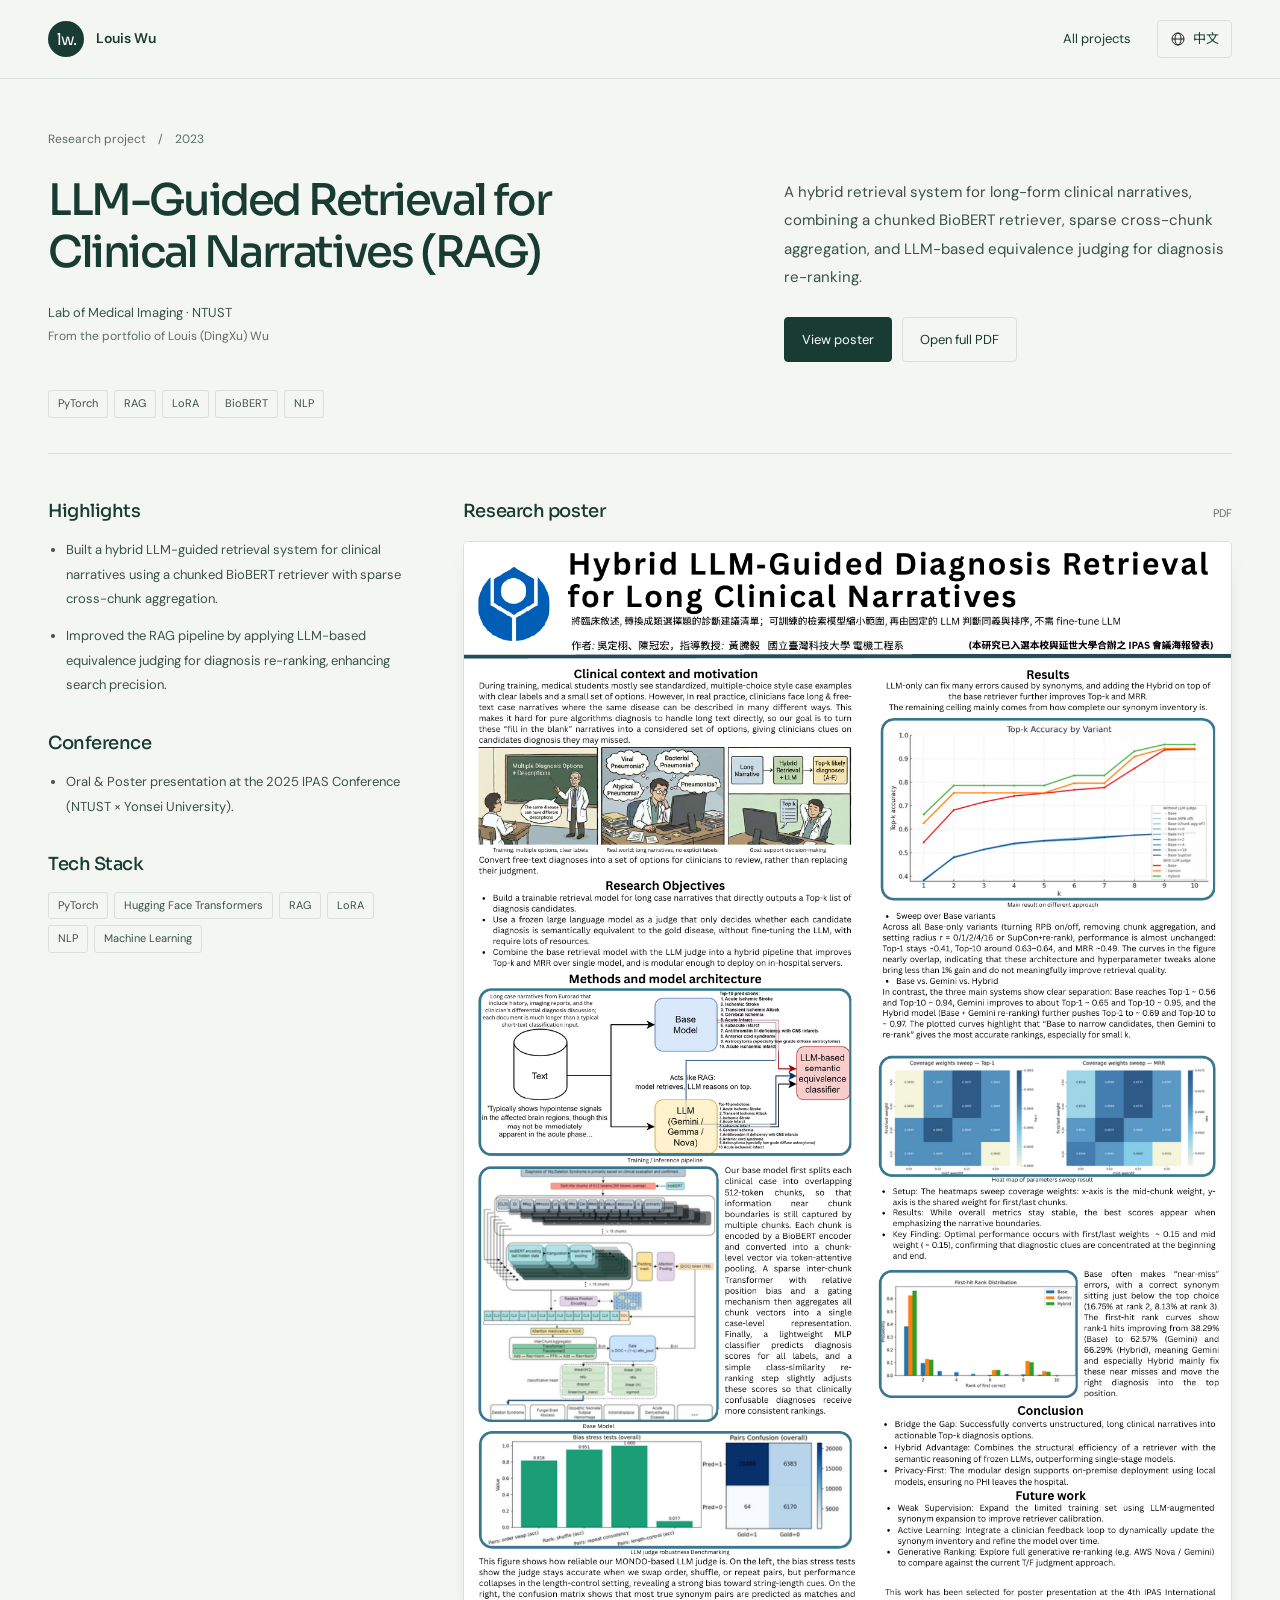
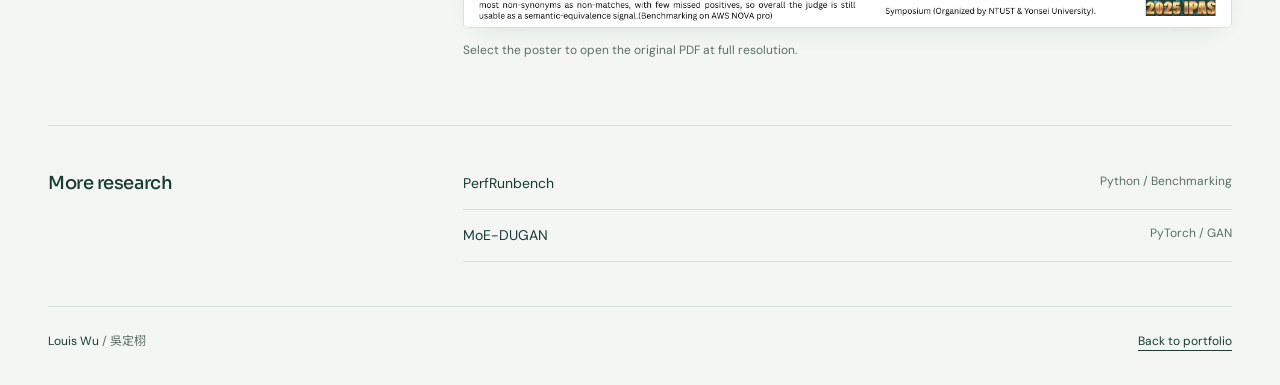
<file: projects/clinical-nlp/index.html>
<!DOCTYPE html>
<!-- Generated from the portfolio registry by tools/build-project-pages.cjs. -->
<html lang="en">
<head>
  <meta charset="UTF-8">
  <meta name="viewport" content="width=device-width, initial-scale=1.0">
  <title>LLM-Guided Retrieval for Clinical Narratives (RAG) | Louis Wu</title>
  <meta name="description" content="A hybrid retrieval system for long-form clinical narratives, combining a chunked BioBERT retriever, sparse cross-chunk aggregation, and LLM-based equivalence judging for diagnosis re-ranking.">
  <meta name="author" content="Louis Wu (DingXu Wu)">
  <link rel="canonical" href="https://xuwwwww.github.io/projects/clinical-nlp/">
  <meta property="og:type" content="website">
  <meta property="og:title" content="LLM-Guided Retrieval for Clinical Narratives (RAG) | Louis Wu">
  <meta property="og:description" content="A hybrid retrieval system for long-form clinical narratives, combining a chunked BioBERT retriever, sparse cross-chunk aggregation, and LLM-based equivalence judging for diagnosis re-ranking.">
  <meta property="og:url" content="https://xuwwwww.github.io/projects/clinical-nlp/">
  <meta property="og:image" content="https://xuwwwww.github.io/assets/research/clinical-nlp-preview.png">
  <meta property="og:image:alt" content="LLM-Guided Retrieval for Clinical Narratives (RAG) research poster">
  <link rel="preconnect" href="https://fonts.googleapis.com">
  <link rel="preconnect" href="https://fonts.gstatic.com" crossorigin>
  <link href="https://fonts.googleapis.com/css2?family=DM+Sans:wght@400;450;500;600;700&family=Sora:wght@400;500;600&family=Noto+Sans+TC:wght@400;500;700&display=swap" rel="stylesheet">
  <link rel="stylesheet" href="../../project-pages.css?v=20261103-r1">
  <script src="../../project-pages.js?v=20261103-r1" defer></script>
</head>
<body class="lang-en" data-title-en="LLM-Guided Retrieval for Clinical Narratives (RAG) | Louis Wu" data-title-zh="長篇臨床敘述的 LLM 導引檢索（RAG） | Louis 吳定栩">
  <a class="skip-link" href="#project-content"><span class="lang-en" lang="en">Skip to content</span><span class="lang-zh-TW" lang="zh-TW">跳至主要內容</span></a>
  <header class="project-header">
    <a class="project-brand" href="../../index.html"><span class="brand-symbol" aria-hidden="true">lw.</span><span>Louis Wu</span></a>
    <nav aria-label="Primary">
      <a href="../../index.html#projects"><span class="lang-en" lang="en">All projects</span><span class="lang-zh-TW" lang="zh-TW">所有專案</span></a>
      <button id="project-language" type="button" aria-label="Switch to Chinese" hidden>
        <svg viewBox="0 0 24 24" width="16" height="16" fill="none" aria-hidden="true"><circle cx="12" cy="12" r="9"/><ellipse cx="12" cy="12" rx="4.5" ry="9"/><path d="M3 12h18"/></svg>
        <span id="project-language-label" lang="zh-TW">中文</span>
      </button>
    </nav>
  </header>
  <main id="project-content" tabindex="-1">
    <article>
      <header class="project-intro">
        <p class="project-context"><span class="lang-en" lang="en">Research project</span><span class="lang-zh-TW" lang="zh-TW">研究專案</span><span aria-hidden="true">/</span><span class="lang-en" lang="en">2023</span><span class="lang-zh-TW" lang="zh-TW">2023</span></p>
        <div class="intro-columns">
          <div>
            <h1><span class="lang-en" lang="en">LLM-Guided Retrieval for Clinical Narratives (RAG)</span><span class="lang-zh-TW" lang="zh-TW">長篇臨床敘述的 LLM 導引檢索（RAG）</span></h1>
            <p class="project-affiliation"><span class="lang-en" lang="en">Lab of Medical Imaging · NTUST</span><span class="lang-zh-TW" lang="zh-TW">醫學影像實驗室 · NTUST</span></p>
            <p class="project-owner"><span class="lang-en" lang="en">From the portfolio of Louis (DingXu) Wu</span><span class="lang-zh-TW" lang="zh-TW">Louis 吳定栩的專案作品集</span></p>
          </div>
          <div class="intro-summary">
            <p><span class="lang-en" lang="en">A hybrid retrieval system for long-form clinical narratives, combining a chunked BioBERT retriever, sparse cross-chunk aggregation, and LLM-based equivalence judging for diagnosis re-ranking.</span><span class="lang-zh-TW" lang="zh-TW">針對長篇臨床敘述設計的混合式檢索系統：以分段 BioBERT 檢索器搭配稀疏跨片段聚合，並以 LLM 等價判定器進行診斷重排序。</span></p>
            <div class="project-actions">
              <a class="action-primary" href="#poster"><span class="lang-en" lang="en">View poster</span><span class="lang-zh-TW" lang="zh-TW">查看海報</span></a>
              <a class="action-secondary" href="../../assets/research/EE_poster.pdf" target="_blank" rel="noopener"><span class="lang-en" lang="en">Open full PDF</span><span class="lang-zh-TW" lang="zh-TW">開啟完整 PDF</span></a>
            </div>
          </div>
        </div>
        <ul class="project-tags"><li><span class="lang-en" lang="en">PyTorch</span><span class="lang-zh-TW" lang="zh-TW">PyTorch</span></li><li><span class="lang-en" lang="en">RAG</span><span class="lang-zh-TW" lang="zh-TW">RAG</span></li><li><span class="lang-en" lang="en">LoRA</span><span class="lang-zh-TW" lang="zh-TW">LoRA</span></li><li><span class="lang-en" lang="en">BioBERT</span><span class="lang-zh-TW" lang="zh-TW">BioBERT</span></li><li><span class="lang-en" lang="en">NLP</span><span class="lang-zh-TW" lang="zh-TW">NLP</span></li></ul>
      </header>
      <div class="project-body">
        <div class="project-narrative">
          <div class="lang-en" lang="en">
          <section>
            <h2>Highlights</h2>
            <ul><li>Built a hybrid LLM-guided retrieval system for clinical narratives using a chunked BioBERT retriever with sparse cross-chunk aggregation.</li><li>Improved the RAG pipeline by applying LLM-based equivalence judging for diagnosis re-ranking, enhancing search precision.</li></ul>
          </section>
          <section>
            <h2>Conference</h2>
            <ul><li>Oral &amp; Poster presentation at the 2025 IPAS Conference (NTUST × Yonsei University).</li></ul>
          </section>
          <section>
            <h2>Tech Stack</h2>
            <ul class="project-tags"><li>PyTorch</li><li>Hugging Face Transformers</li><li>RAG</li><li>LoRA</li><li>NLP</li><li>Machine Learning</li></ul>
          </section>
          </div>
          <div class="lang-zh-TW" lang="zh-TW">
          <section>
            <h2>研究亮點</h2>
            <ul><li>建置長篇臨床敘述的混合式 LLM 導引檢索系統：以分段 BioBERT 檢索器搭配稀疏跨片段聚合。</li><li>以 LLM 等價判定器進行診斷重排序，改善 RAG 檢索精度。</li></ul>
          </section>
          <section>
            <h2>會議發表</h2>
            <ul><li>2025 IPAS Conference（國立臺灣科技大學 × 延世大學）口頭與海報發表。</li></ul>
          </section>
          <section>
            <h2>技術</h2>
            <ul class="project-tags"><li>PyTorch</li><li>Hugging Face Transformers</li><li>RAG</li><li>LoRA</li><li>NLP</li><li>機器學習</li></ul>
          </section>
          </div>
        </div>
        <section class="project-poster" id="poster" aria-labelledby="poster-title">
          <div class="poster-heading">
            <h2 id="poster-title"><span class="lang-en" lang="en">Research poster</span><span class="lang-zh-TW" lang="zh-TW">研究海報</span></h2>
            <span>PDF</span>
          </div>
          <figure>
            <a class="poster-image" href="../../assets/research/EE_poster.pdf" target="_blank" rel="noopener" aria-label="Open Clinical NLP / RAG poster PDF in a new tab">
              <img src="../../assets/research/clinical-nlp-preview.png" width="1273" height="1800" alt="LLM-Guided Retrieval for Clinical Narratives (RAG): research poster with methods, figures, and results." decoding="async">
            </a>
            <figcaption><span class="lang-en" lang="en">Select the poster to open the original PDF at full resolution.</span><span class="lang-zh-TW" lang="zh-TW">點選海報即可開啟原始 PDF，查看完整解析度。</span></figcaption>
          </figure>
        </section>
      </div>
    </article>
    <nav class="related-projects" aria-labelledby="related-title">
      <h2 id="related-title"><span class="lang-en" lang="en">More research</span><span class="lang-zh-TW" lang="zh-TW">其他研究</span></h2>
      <div><a href="../perfrunbench/"><span>PerfRunbench</span><span class="related-subject">Python / Benchmarking</span></a><a href="../moe-dugan/"><span>MoE-DUGAN</span><span class="related-subject">PyTorch / GAN</span></a></div>
    </nav>
  </main>
  <footer class="project-footer"><span>Louis Wu <span class="footer-name">/ 吳定栩</span></span><a href="../../index.html#projects"><span class="lang-en" lang="en">Back to portfolio</span><span class="lang-zh-TW" lang="zh-TW">回到作品集</span></a></footer>
</body>
</html>
</file>
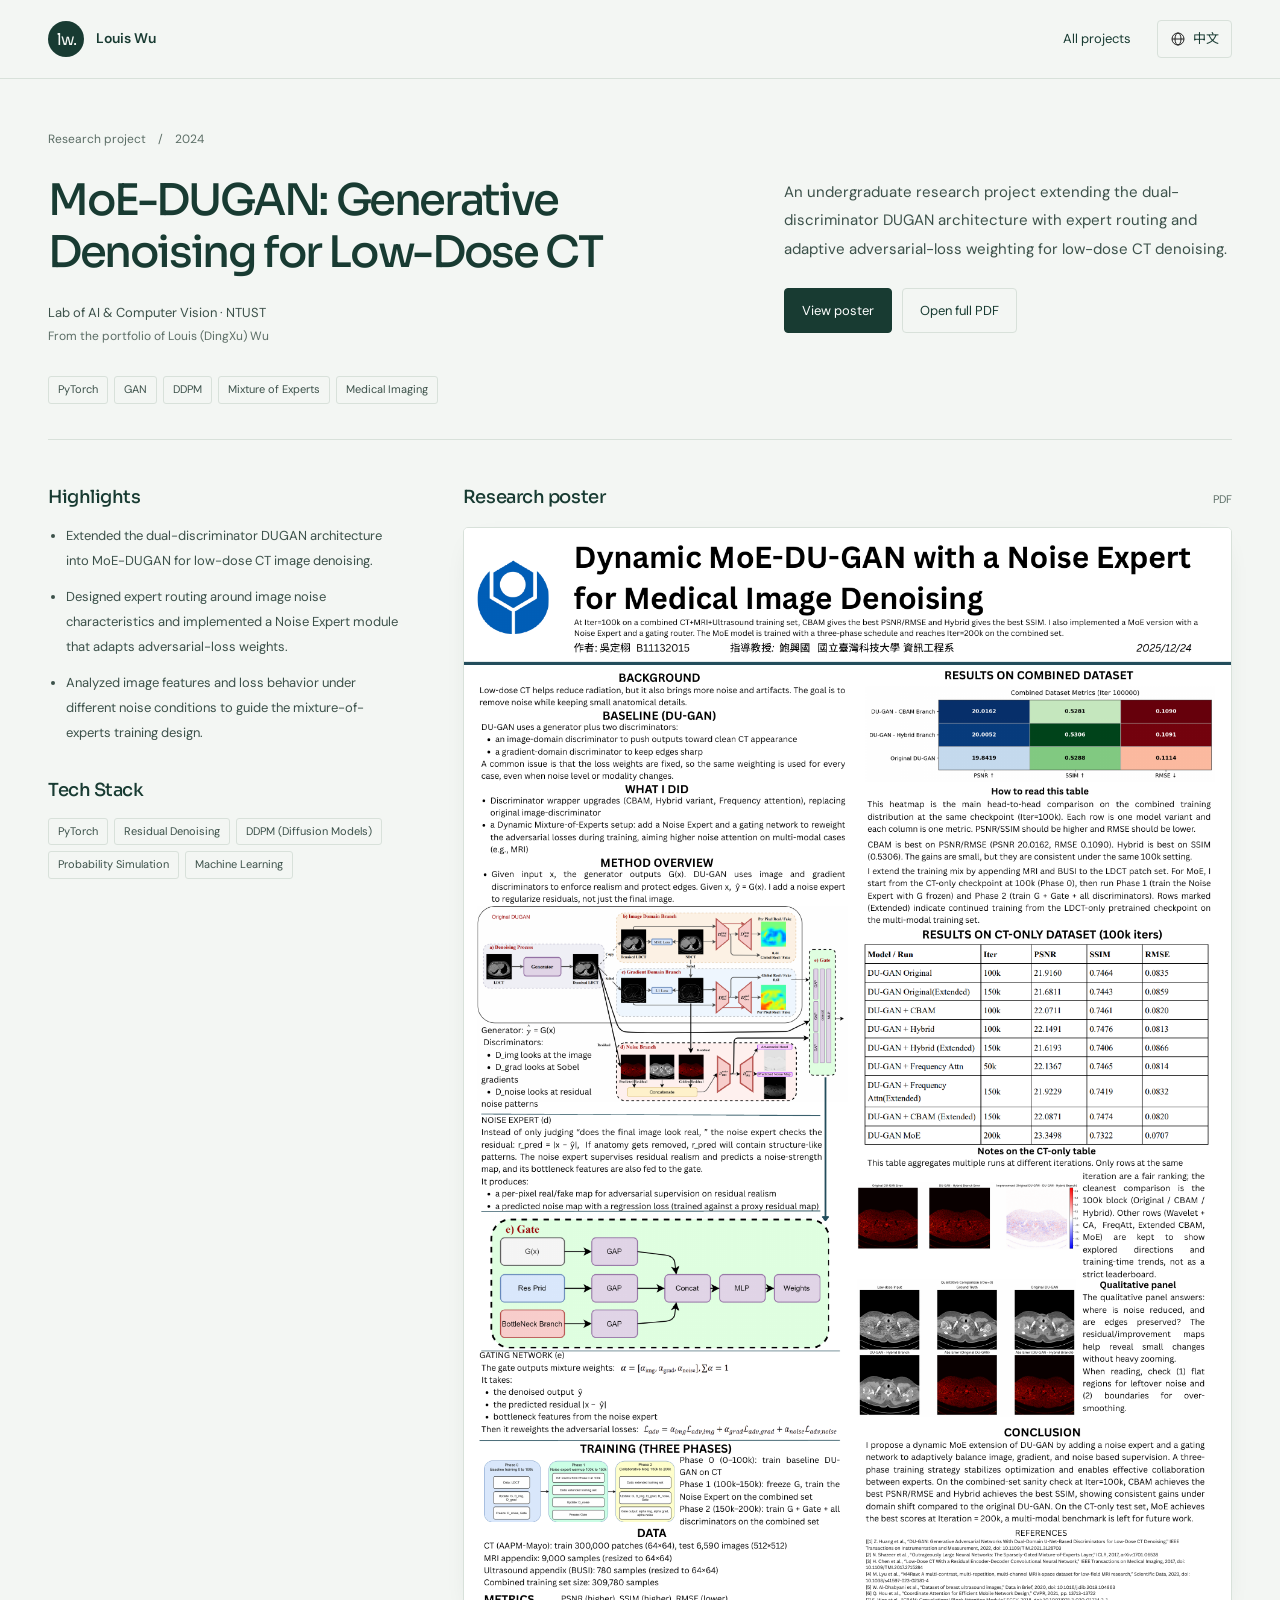
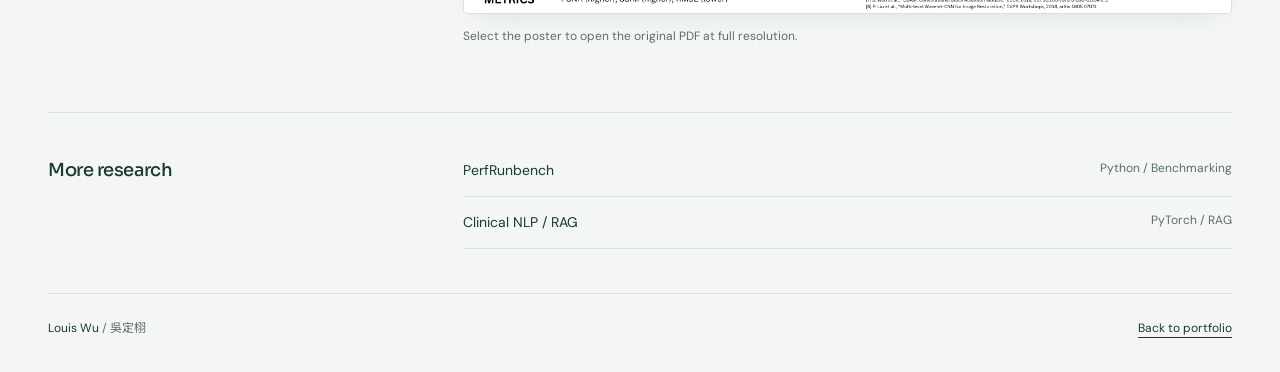
<file: projects/moe-dugan/index.html>
<!DOCTYPE html>
<!-- Generated from the portfolio registry by tools/build-project-pages.cjs. -->
<html lang="en">
<head>
  <meta charset="UTF-8">
  <meta name="viewport" content="width=device-width, initial-scale=1.0">
  <title>MoE-DUGAN: Generative Denoising for Low-Dose CT | Louis Wu</title>
  <meta name="description" content="An undergraduate research project extending the dual-discriminator DUGAN architecture with expert routing and adaptive adversarial-loss weighting for low-dose CT denoising.">
  <meta name="author" content="Louis Wu (DingXu Wu)">
  <link rel="canonical" href="https://xuwwwww.github.io/projects/moe-dugan/">
  <meta property="og:type" content="website">
  <meta property="og:title" content="MoE-DUGAN: Generative Denoising for Low-Dose CT | Louis Wu">
  <meta property="og:description" content="An undergraduate research project extending the dual-discriminator DUGAN architecture with expert routing and adaptive adversarial-loss weighting for low-dose CT denoising.">
  <meta property="og:url" content="https://xuwwwww.github.io/projects/moe-dugan/">
  <meta property="og:image" content="https://xuwwwww.github.io/assets/research/moe-dugan-preview.png">
  <meta property="og:image:alt" content="MoE-DUGAN: Generative Denoising for Low-Dose CT research poster">
  <link rel="preconnect" href="https://fonts.googleapis.com">
  <link rel="preconnect" href="https://fonts.gstatic.com" crossorigin>
  <link href="https://fonts.googleapis.com/css2?family=DM+Sans:wght@400;450;500;600;700&family=Sora:wght@400;500;600&family=Noto+Sans+TC:wght@400;500;700&display=swap" rel="stylesheet">
  <link rel="stylesheet" href="../../project-pages.css?v=20261103-r1">
  <script src="../../project-pages.js?v=20261103-r1" defer></script>
</head>
<body class="lang-en" data-title-en="MoE-DUGAN: Generative Denoising for Low-Dose CT | Louis Wu" data-title-zh="MoE-DUGAN：低劑量 CT 生成式去雜訊 | Louis 吳定栩">
  <a class="skip-link" href="#project-content"><span class="lang-en" lang="en">Skip to content</span><span class="lang-zh-TW" lang="zh-TW">跳至主要內容</span></a>
  <header class="project-header">
    <a class="project-brand" href="../../index.html"><span class="brand-symbol" aria-hidden="true">lw.</span><span>Louis Wu</span></a>
    <nav aria-label="Primary">
      <a href="../../index.html#projects"><span class="lang-en" lang="en">All projects</span><span class="lang-zh-TW" lang="zh-TW">所有專案</span></a>
      <button id="project-language" type="button" aria-label="Switch to Chinese" hidden>
        <svg viewBox="0 0 24 24" width="16" height="16" fill="none" aria-hidden="true"><circle cx="12" cy="12" r="9"/><ellipse cx="12" cy="12" rx="4.5" ry="9"/><path d="M3 12h18"/></svg>
        <span id="project-language-label" lang="zh-TW">中文</span>
      </button>
    </nav>
  </header>
  <main id="project-content" tabindex="-1">
    <article>
      <header class="project-intro">
        <p class="project-context"><span class="lang-en" lang="en">Research project</span><span class="lang-zh-TW" lang="zh-TW">研究專案</span><span aria-hidden="true">/</span><span class="lang-en" lang="en">2024</span><span class="lang-zh-TW" lang="zh-TW">2024</span></p>
        <div class="intro-columns">
          <div>
            <h1><span class="lang-en" lang="en">MoE-DUGAN: Generative Denoising for Low-Dose CT</span><span class="lang-zh-TW" lang="zh-TW">MoE-DUGAN：低劑量 CT 生成式去雜訊</span></h1>
            <p class="project-affiliation"><span class="lang-en" lang="en">Lab of AI &amp; Computer Vision · NTUST</span><span class="lang-zh-TW" lang="zh-TW">AI 與電腦視覺實驗室 · NTUST</span></p>
            <p class="project-owner"><span class="lang-en" lang="en">From the portfolio of Louis (DingXu) Wu</span><span class="lang-zh-TW" lang="zh-TW">Louis 吳定栩的專案作品集</span></p>
          </div>
          <div class="intro-summary">
            <p><span class="lang-en" lang="en">An undergraduate research project extending the dual-discriminator DUGAN architecture with expert routing and adaptive adversarial-loss weighting for low-dose CT denoising.</span><span class="lang-zh-TW" lang="zh-TW">大學部研究專題：延伸 dual-discriminator DUGAN 架構，加入 expert routing 與可調式對抗 loss 權重，用於低劑量 CT 去雜訊。</span></p>
            <div class="project-actions">
              <a class="action-primary" href="#poster"><span class="lang-en" lang="en">View poster</span><span class="lang-zh-TW" lang="zh-TW">查看海報</span></a>
              <a class="action-secondary" href="../../assets/research/CS_poster.pdf" target="_blank" rel="noopener"><span class="lang-en" lang="en">Open full PDF</span><span class="lang-zh-TW" lang="zh-TW">開啟完整 PDF</span></a>
            </div>
          </div>
        </div>
        <ul class="project-tags"><li><span class="lang-en" lang="en">PyTorch</span><span class="lang-zh-TW" lang="zh-TW">PyTorch</span></li><li><span class="lang-en" lang="en">GAN</span><span class="lang-zh-TW" lang="zh-TW">GAN</span></li><li><span class="lang-en" lang="en">DDPM</span><span class="lang-zh-TW" lang="zh-TW">DDPM</span></li><li><span class="lang-en" lang="en">Mixture of Experts</span><span class="lang-zh-TW" lang="zh-TW">Mixture of Experts</span></li><li><span class="lang-en" lang="en">Medical Imaging</span><span class="lang-zh-TW" lang="zh-TW">醫學影像</span></li></ul>
      </header>
      <div class="project-body">
        <div class="project-narrative">
          <div class="lang-en" lang="en">
          <section>
            <h2>Highlights</h2>
            <ul><li>Extended the dual-discriminator DUGAN architecture into MoE-DUGAN for low-dose CT image denoising.</li><li>Designed expert routing around image noise characteristics and implemented a Noise Expert module that adapts adversarial-loss weights.</li><li>Analyzed image features and loss behavior under different noise conditions to guide the mixture-of-experts training design.</li></ul>
          </section>
          <section>
            <h2>Tech Stack</h2>
            <ul class="project-tags"><li>PyTorch</li><li>Residual Denoising</li><li>DDPM (Diffusion Models)</li><li>Probability Simulation</li><li>Machine Learning</li></ul>
          </section>
          </div>
          <div class="lang-zh-TW" lang="zh-TW">
          <section>
            <h2>研究亮點</h2>
            <ul><li>將 dual-discriminator DUGAN 架構延伸為 MoE-DUGAN，用於低劑量 CT 影像去雜訊。</li><li>依影像雜訊特性設計 expert routing，並實作可調整對抗 loss 權重的 Noise Expert。</li><li>分析不同雜訊條件下的影像特徵與 loss 行為，據此調整 mixture-of-experts 訓練設計。</li></ul>
          </section>
          <section>
            <h2>技術</h2>
            <ul class="project-tags"><li>PyTorch</li><li>Residual Denoising</li><li>DDPM（擴散模型）</li><li>機率模擬</li><li>機器學習</li></ul>
          </section>
          </div>
        </div>
        <section class="project-poster" id="poster" aria-labelledby="poster-title">
          <div class="poster-heading">
            <h2 id="poster-title"><span class="lang-en" lang="en">Research poster</span><span class="lang-zh-TW" lang="zh-TW">研究海報</span></h2>
            <span>PDF</span>
          </div>
          <figure>
            <a class="poster-image" href="../../assets/research/CS_poster.pdf" target="_blank" rel="noopener" aria-label="Open MoE-DUGAN poster PDF in a new tab">
              <img src="../../assets/research/moe-dugan-preview.png" width="1272" height="1800" alt="MoE-DUGAN: Generative Denoising for Low-Dose CT: research poster with methods, figures, and results." decoding="async">
            </a>
            <figcaption><span class="lang-en" lang="en">Select the poster to open the original PDF at full resolution.</span><span class="lang-zh-TW" lang="zh-TW">點選海報即可開啟原始 PDF，查看完整解析度。</span></figcaption>
          </figure>
        </section>
      </div>
    </article>
    <nav class="related-projects" aria-labelledby="related-title">
      <h2 id="related-title"><span class="lang-en" lang="en">More research</span><span class="lang-zh-TW" lang="zh-TW">其他研究</span></h2>
      <div><a href="../perfrunbench/"><span>PerfRunbench</span><span class="related-subject">Python / Benchmarking</span></a><a href="../clinical-nlp/"><span>Clinical NLP / RAG</span><span class="related-subject">PyTorch / RAG</span></a></div>
    </nav>
  </main>
  <footer class="project-footer"><span>Louis Wu <span class="footer-name">/ 吳定栩</span></span><a href="../../index.html#projects"><span class="lang-en" lang="en">Back to portfolio</span><span class="lang-zh-TW" lang="zh-TW">回到作品集</span></a></footer>
</body>
</html>
</file>
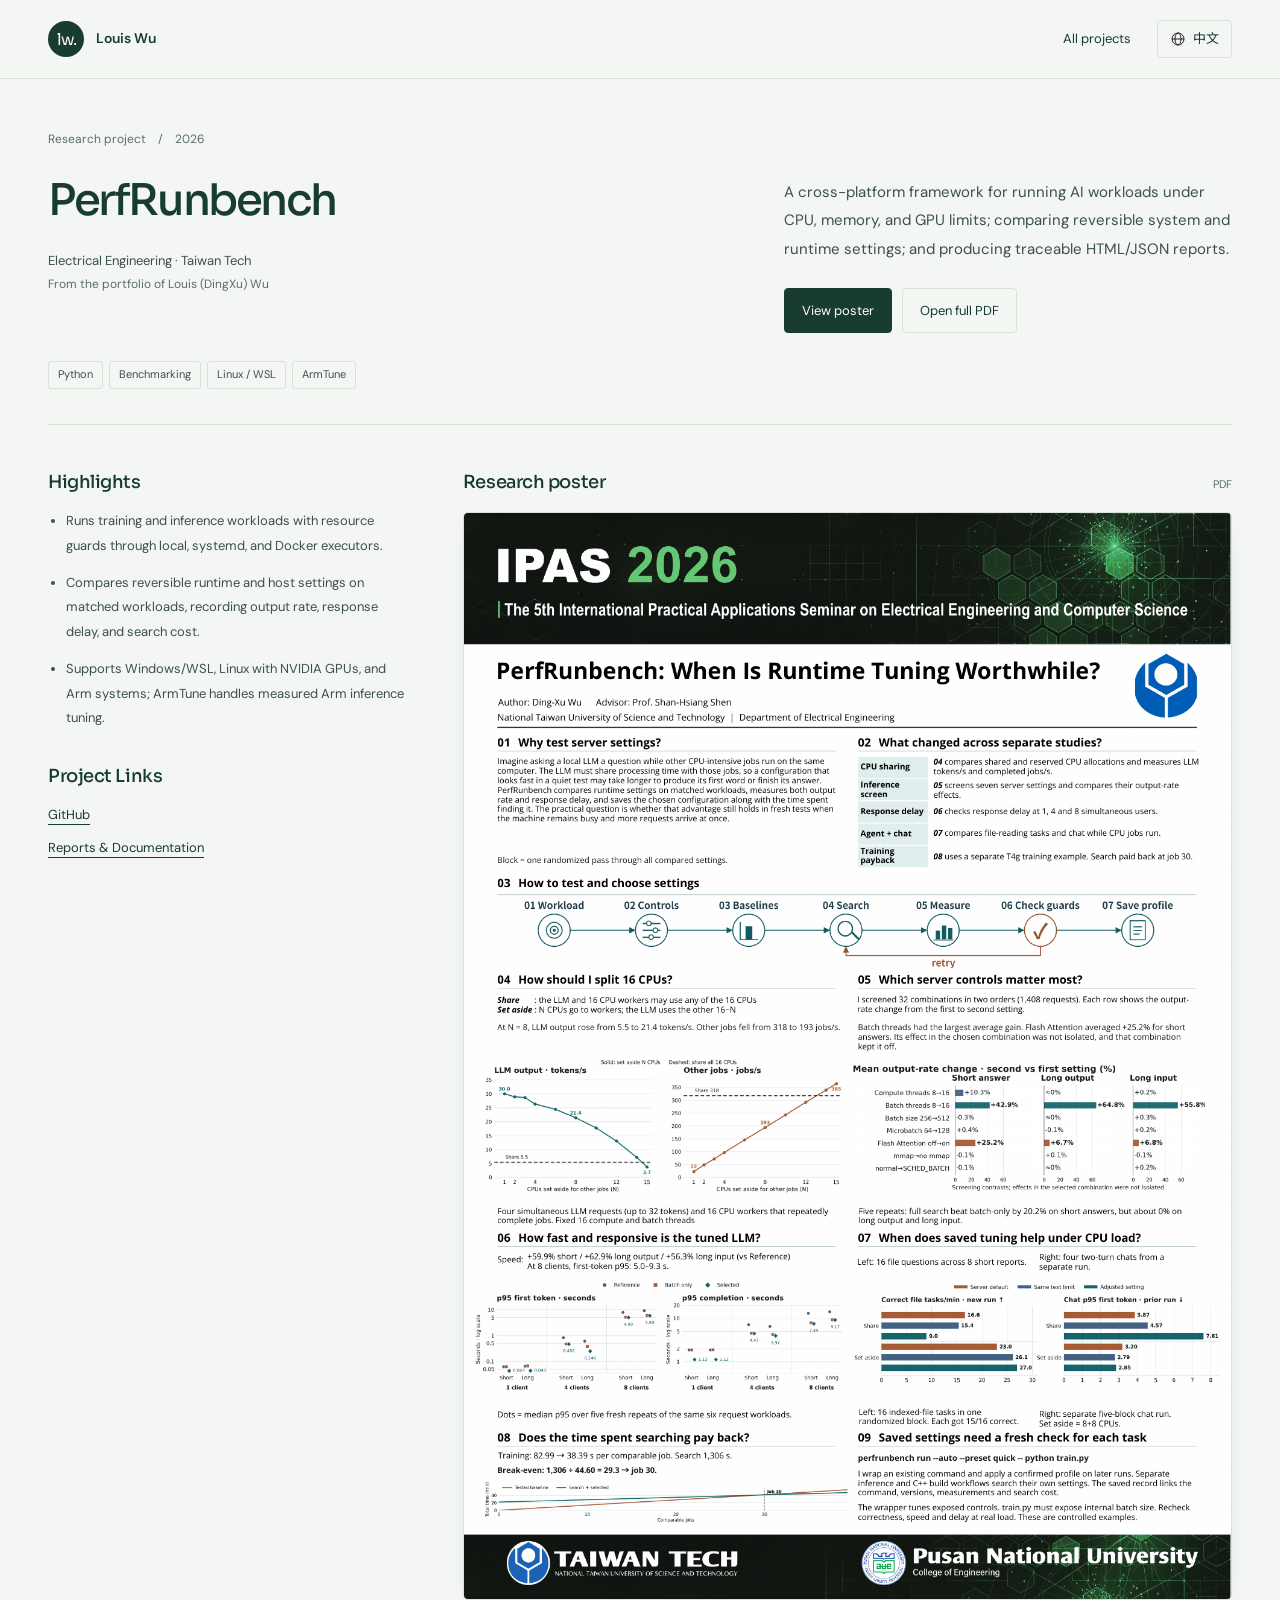
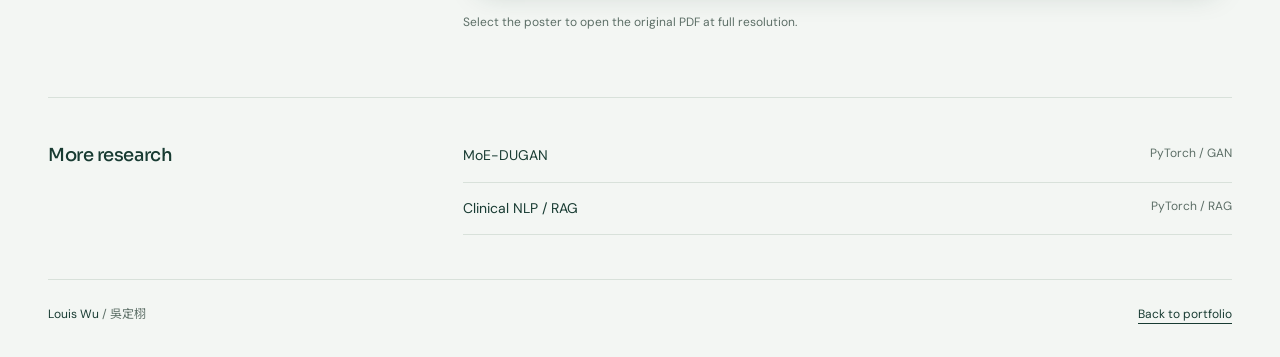
<file: projects/perfrunbench/index.html>
<!DOCTYPE html>
<!-- Generated from the portfolio registry by tools/build-project-pages.cjs. -->
<html lang="en">
<head>
  <meta charset="UTF-8">
  <meta name="viewport" content="width=device-width, initial-scale=1.0">
  <title>PerfRunbench | Louis Wu</title>
  <meta name="description" content="A cross-platform framework for running AI workloads under CPU, memory, and GPU limits; comparing reversible system and runtime settings; and producing traceable HTML/JSON reports.">
  <meta name="author" content="Louis Wu (DingXu Wu)">
  <link rel="canonical" href="https://xuwwwww.github.io/projects/perfrunbench/">
  <meta property="og:type" content="website">
  <meta property="og:title" content="PerfRunbench | Louis Wu">
  <meta property="og:description" content="A cross-platform framework for running AI workloads under CPU, memory, and GPU limits; comparing reversible system and runtime settings; and producing traceable HTML/JSON reports.">
  <meta property="og:url" content="https://xuwwwww.github.io/projects/perfrunbench/">
  <meta property="og:image" content="https://xuwwwww.github.io/assets/research/perfrunbench-preview.png">
  <meta property="og:image:alt" content="PerfRunbench research poster">
  <link rel="preconnect" href="https://fonts.googleapis.com">
  <link rel="preconnect" href="https://fonts.gstatic.com" crossorigin>
  <link href="https://fonts.googleapis.com/css2?family=DM+Sans:wght@400;450;500;600;700&family=Sora:wght@400;500;600&family=Noto+Sans+TC:wght@400;500;700&display=swap" rel="stylesheet">
  <link rel="stylesheet" href="../../project-pages.css?v=20261103-r1">
  <script src="../../project-pages.js?v=20261103-r1" defer></script>
</head>
<body class="lang-en" data-title-en="PerfRunbench | Louis Wu" data-title-zh="PerfRunbench | Louis 吳定栩">
  <a class="skip-link" href="#project-content"><span class="lang-en" lang="en">Skip to content</span><span class="lang-zh-TW" lang="zh-TW">跳至主要內容</span></a>
  <header class="project-header">
    <a class="project-brand" href="../../index.html"><span class="brand-symbol" aria-hidden="true">lw.</span><span>Louis Wu</span></a>
    <nav aria-label="Primary">
      <a href="../../index.html#projects"><span class="lang-en" lang="en">All projects</span><span class="lang-zh-TW" lang="zh-TW">所有專案</span></a>
      <button id="project-language" type="button" aria-label="Switch to Chinese" hidden>
        <svg viewBox="0 0 24 24" width="16" height="16" fill="none" aria-hidden="true"><circle cx="12" cy="12" r="9"/><ellipse cx="12" cy="12" rx="4.5" ry="9"/><path d="M3 12h18"/></svg>
        <span id="project-language-label" lang="zh-TW">中文</span>
      </button>
    </nav>
  </header>
  <main id="project-content" tabindex="-1">
    <article>
      <header class="project-intro">
        <p class="project-context"><span class="lang-en" lang="en">Research project</span><span class="lang-zh-TW" lang="zh-TW">研究專案</span><span aria-hidden="true">/</span><span class="lang-en" lang="en">2026</span><span class="lang-zh-TW" lang="zh-TW">2026</span></p>
        <div class="intro-columns">
          <div>
            <h1><span class="lang-en" lang="en">PerfRunbench</span><span class="lang-zh-TW" lang="zh-TW">PerfRunbench</span></h1>
            <p class="project-affiliation"><span class="lang-en" lang="en">Electrical Engineering · Taiwan Tech</span><span class="lang-zh-TW" lang="zh-TW">電機工程系 · 台科大</span></p>
            <p class="project-owner"><span class="lang-en" lang="en">From the portfolio of Louis (DingXu) Wu</span><span class="lang-zh-TW" lang="zh-TW">Louis 吳定栩的專案作品集</span></p>
          </div>
          <div class="intro-summary">
            <p><span class="lang-en" lang="en">A cross-platform framework for running AI workloads under CPU, memory, and GPU limits; comparing reversible system and runtime settings; and producing traceable HTML/JSON reports.</span><span class="lang-zh-TW" lang="zh-TW">跨平台 AI benchmark 與調校框架，可在 CPU、記憶體與 GPU 限制下執行工作負載，比較可回復的系統與 runtime 設定，並輸出可追溯的 HTML/JSON 報告。</span></p>
            <div class="project-actions">
              <a class="action-primary" href="#poster"><span class="lang-en" lang="en">View poster</span><span class="lang-zh-TW" lang="zh-TW">查看海報</span></a>
              <a class="action-secondary" href="../../assets/research/perfrunbench-poster.pdf" target="_blank" rel="noopener"><span class="lang-en" lang="en">Open full PDF</span><span class="lang-zh-TW" lang="zh-TW">開啟完整 PDF</span></a>
            </div>
          </div>
        </div>
        <ul class="project-tags"><li><span class="lang-en" lang="en">Python</span><span class="lang-zh-TW" lang="zh-TW">Python</span></li><li><span class="lang-en" lang="en">Benchmarking</span><span class="lang-zh-TW" lang="zh-TW">效能評測</span></li><li><span class="lang-en" lang="en">Linux / WSL</span><span class="lang-zh-TW" lang="zh-TW">Linux / WSL</span></li><li><span class="lang-en" lang="en">ArmTune</span><span class="lang-zh-TW" lang="zh-TW">ArmTune</span></li></ul>
      </header>
      <div class="project-body">
        <div class="project-narrative">
          <div class="lang-en" lang="en">
          <section>
            <h2>Highlights</h2>
            <ul><li>Runs training and inference workloads with resource guards through local, systemd, and Docker executors.</li><li>Compares reversible runtime and host settings on matched workloads, recording output rate, response delay, and search cost.</li><li>Supports Windows/WSL, Linux with NVIDIA GPUs, and Arm systems; ArmTune handles measured Arm inference tuning.</li></ul>
          </section>
          <section>
            <h2>Project Links</h2>
            <div class="text-links"><a href="https://github.com/xuwwwww/PerfRunbench">GitHub</a><a href="../../ai-systems.html">Reports &amp; Documentation</a></div>
          </section>
          </div>
          <div class="lang-zh-TW" lang="zh-TW">
          <section>
            <h2>專案重點</h2>
            <ul><li>透過 local、systemd 與 Docker executor，在資源限制下執行訓練與推論工作負載。</li><li>以相同工作負載比較可回復的 runtime 與主機設定，記錄輸出速率、回應延遲與搜尋成本。</li><li>支援 Windows/WSL、Linux + NVIDIA GPU 與 Arm 系統；ArmTune 處理 Arm 推論的實測與調校。</li></ul>
          </section>
          <section>
            <h2>專案連結</h2>
            <div class="text-links"><a href="https://github.com/xuwwwww/PerfRunbench">GitHub</a><a href="../../ai-systems.html">報告與文件</a></div>
          </section>
          </div>
        </div>
        <section class="project-poster" id="poster" aria-labelledby="poster-title">
          <div class="poster-heading">
            <h2 id="poster-title"><span class="lang-en" lang="en">Research poster</span><span class="lang-zh-TW" lang="zh-TW">研究海報</span></h2>
            <span>PDF</span>
          </div>
          <figure>
            <a class="poster-image" href="../../assets/research/perfrunbench-poster.pdf" target="_blank" rel="noopener" aria-label="Open PerfRunbench poster PDF in a new tab">
              <img src="../../assets/research/perfrunbench-preview.png" width="1272" height="1800" alt="PerfRunbench: research poster with methods, figures, and results." decoding="async">
            </a>
            <figcaption><span class="lang-en" lang="en">Select the poster to open the original PDF at full resolution.</span><span class="lang-zh-TW" lang="zh-TW">點選海報即可開啟原始 PDF，查看完整解析度。</span></figcaption>
          </figure>
        </section>
      </div>
    </article>
    <nav class="related-projects" aria-labelledby="related-title">
      <h2 id="related-title"><span class="lang-en" lang="en">More research</span><span class="lang-zh-TW" lang="zh-TW">其他研究</span></h2>
      <div><a href="../moe-dugan/"><span>MoE-DUGAN</span><span class="related-subject">PyTorch / GAN</span></a><a href="../clinical-nlp/"><span>Clinical NLP / RAG</span><span class="related-subject">PyTorch / RAG</span></a></div>
    </nav>
  </main>
  <footer class="project-footer"><span>Louis Wu <span class="footer-name">/ 吳定栩</span></span><a href="../../index.html#projects"><span class="lang-en" lang="en">Back to portfolio</span><span class="lang-zh-TW" lang="zh-TW">回到作品集</span></a></footer>
</body>
</html>
</file>
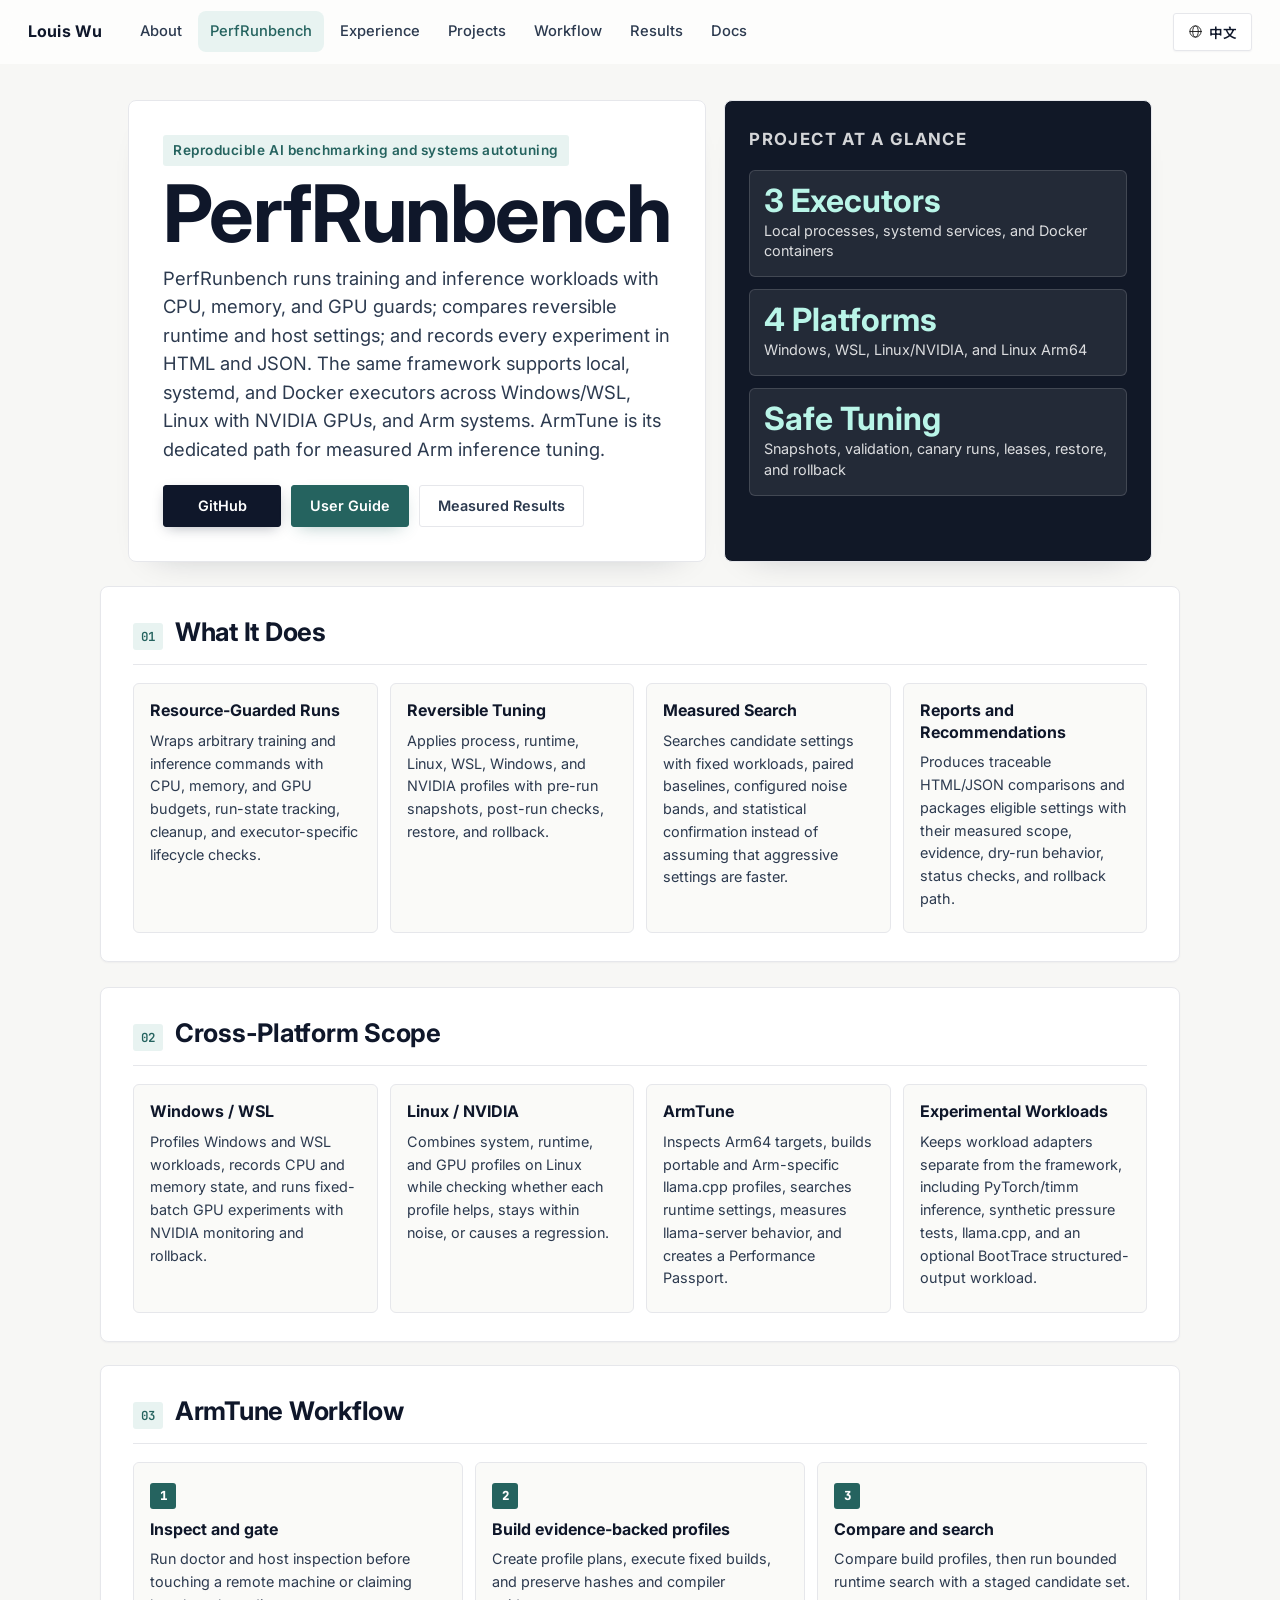
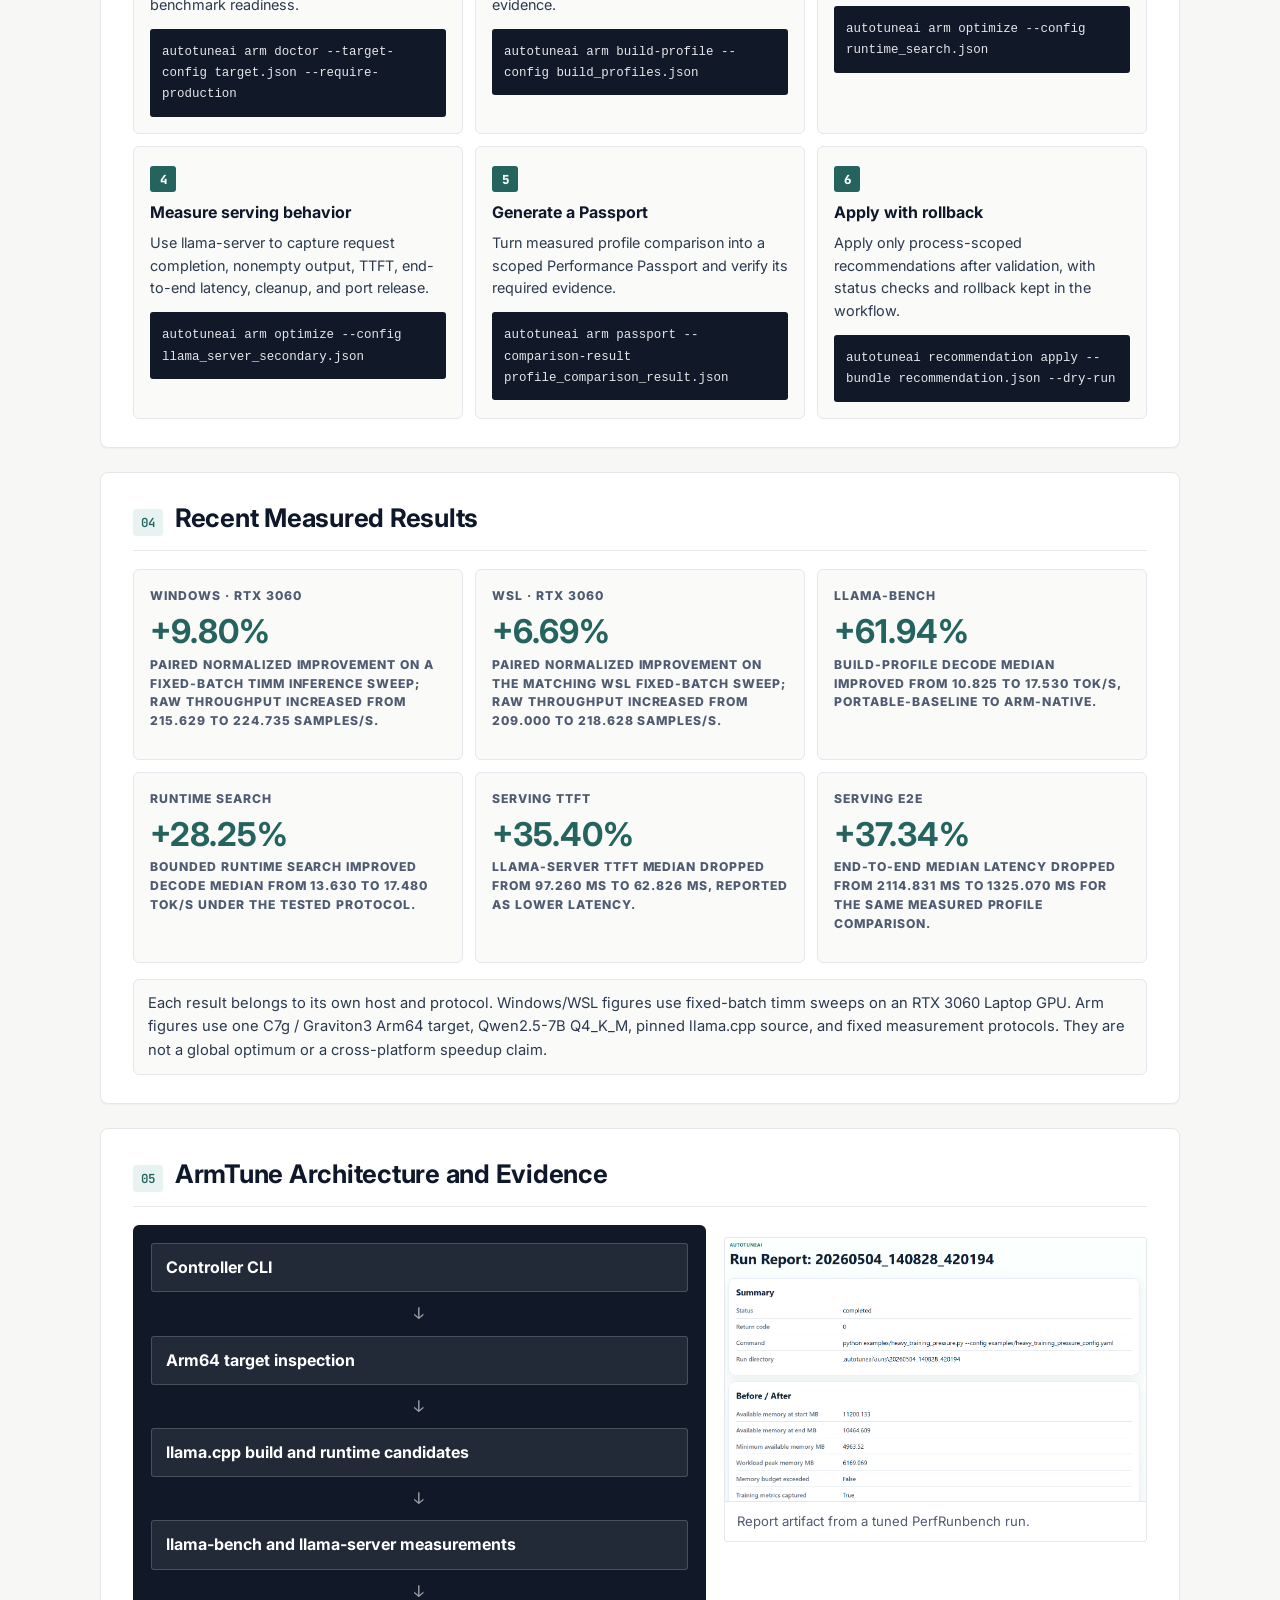
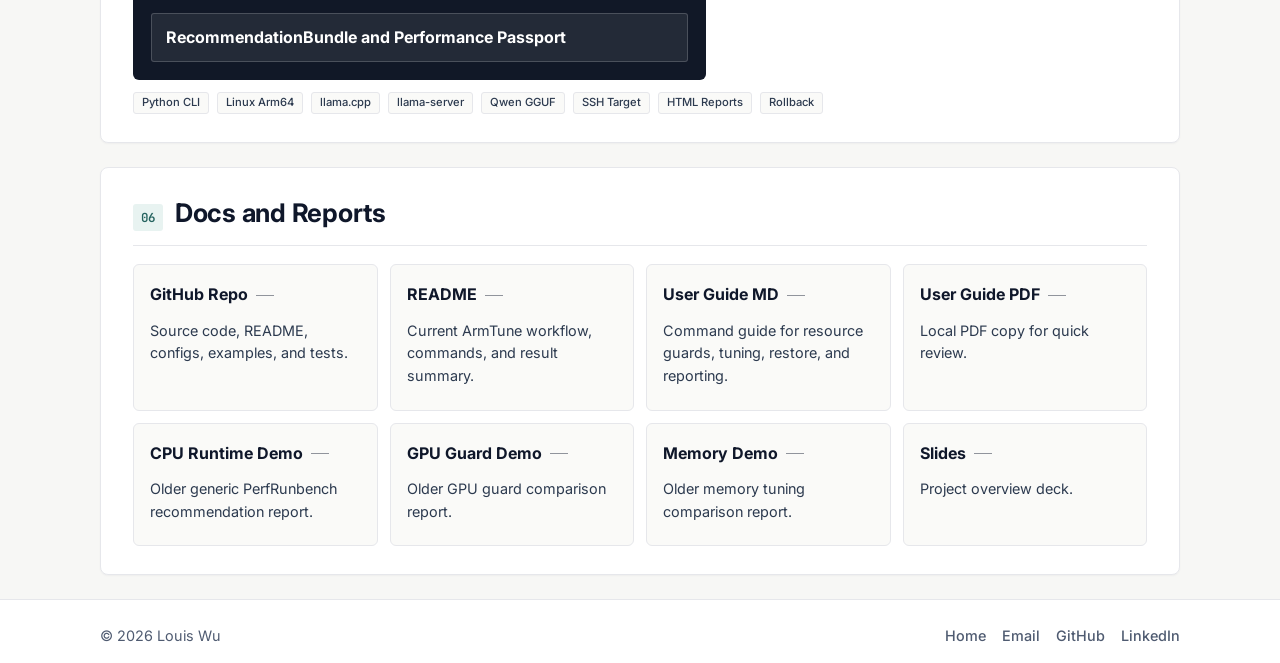
<file: ai-systems.html>
<!DOCTYPE html>
<html lang="en">
<head>
  <meta charset="UTF-8">
  <meta name="viewport" content="width=device-width, initial-scale=1.0">
  <meta name="description" content="PerfRunbench is a cross-platform AI benchmarking and systems-autotuning framework with resource guards, reversible tuning, measured comparisons, reports, and an Arm inference workflow.">
  <title>PerfRunbench - Reproducible AI Benchmarking and Systems Autotuning</title>
  <link rel="preconnect" href="https://fonts.googleapis.com">
  <link rel="preconnect" href="https://fonts.gstatic.com" crossorigin>
  <link href="https://fonts.googleapis.com/css2?family=Inter:wght@400;500;600;700;800&family=Noto+Sans+TC:wght@400;500;700;800&family=JetBrains+Mono:wght@400;500&display=swap" rel="stylesheet">
  <link rel="stylesheet" href="styles.css?v=snake-size-20261102-r15">

  <!-- Google Analytics -->
  <script async src="https://www.googletagmanager.com/gtag/js?id=G-3Z41G18VKJ"></script>
  <script>
    window.dataLayer = window.dataLayer || [];
    function gtag(){dataLayer.push(arguments);}
    gtag('js', new Date());
    gtag('config', 'G-3Z41G18VKJ');
  </script>
</head>
<body class="lang-en systems-page">
  <header class="topbar" id="topbar">
    <a href="index.html#top" class="brand" aria-label="Home">
      <span class="brand-name lang-en">Louis Wu</span>
      <span class="brand-name lang-zh-TW">Louis 吳定栩</span>
    </a>

    <nav class="nav-links" aria-label="Primary">
      <a href="index.html#about"><span class="lang-en">About</span><span class="lang-zh-TW">關於</span></a>
      <a class="active" href="ai-systems.html">PerfRunbench</a>
      <a href="index.html#experience"><span class="lang-en">Experience</span><span class="lang-zh-TW">經歷</span></a>
      <a href="index.html#projects"><span class="lang-en">Projects</span><span class="lang-zh-TW">專案</span></a>
      <a href="#workflow"><span class="lang-en">Workflow</span><span class="lang-zh-TW">流程</span></a>
      <a href="#results"><span class="lang-en">Results</span><span class="lang-zh-TW">結果</span></a>
      <a href="#docs"><span class="lang-en">Docs</span><span class="lang-zh-TW">文件</span></a>
    </nav>

    <div class="topbar-actions">
      <button id="lang-switch" type="button" aria-label="Switch language">
        <svg class="language-globe" viewBox="0 0 24 24" width="15" height="15" fill="none" aria-hidden="true"><circle cx="12" cy="12" r="9"/><ellipse cx="12" cy="12" rx="4.5" ry="9"/><path d="M3 12h18"/></svg>
        <span id="lang-switch-label">中文</span>
      </button>
      <button id="nav-toggle" class="nav-toggle" type="button" aria-label="Open menu" aria-expanded="false">
        <span></span><span></span><span></span>
      </button>
    </div>
  </header>

  <main id="top">
    <section class="project-hero reveal" data-analytics-section="perfrunbench_hero">
      <div class="project-hero-copy">
        <span class="eyebrow">
          <span class="lang-en">Reproducible AI benchmarking and systems autotuning</span>
          <span class="lang-zh-TW">可重現的 AI benchmark 與系統自動調校</span>
        </span>
        <h1>PerfRunbench</h1>
        <p class="project-lede">
          <span class="lang-en">PerfRunbench runs training and inference workloads with CPU, memory, and GPU guards; compares reversible runtime and host settings; and records every experiment in HTML and JSON. The same framework supports local, systemd, and Docker executors across Windows/WSL, Linux with NVIDIA GPUs, and Arm systems. ArmTune is its dedicated path for measured Arm inference tuning.</span>
          <span class="lang-zh-TW">PerfRunbench 可在 CPU、記憶體與 GPU 資源限制下執行訓練與推論工作負載，比較可回復的 runtime 與主機設定，並以 HTML 和 JSON 保存每次實驗。相同框架支援 Windows/WSL、Linux + NVIDIA GPU 與 Arm 系統上的 local、systemd、Docker executor；ArmTune 則是其中專門處理 Arm 推論實測與調校的流程。</span>
        </p>
        <div class="project-actions">
          <a class="btn btn-primary" href="https://github.com/xuwwwww/PerfRunbench" target="_blank" rel="noopener">GitHub</a>
          <a class="btn btn-secondary" href="assets/perfrunbench/docs/perfrunbench-user-guide.pdf" target="_blank" rel="noopener">
            <span class="lang-en">User Guide</span>
            <span class="lang-zh-TW">使用指南</span>
          </a>
          <a class="btn btn-ghost" href="#results">
            <span class="lang-en">Measured Results</span>
            <span class="lang-zh-TW">實測結果</span>
          </a>
        </div>
      </div>
      <div class="project-hero-panel">
        <h2>
          <span class="lang-en">Project at a Glance</span>
          <span class="lang-zh-TW">專案一覽</span>
        </h2>
        <div class="metric-list">
          <div>
            <strong>3 Executors</strong>
            <span class="lang-en">Local processes, systemd services, and Docker containers</span>
            <span class="lang-zh-TW">Local process、systemd service 與 Docker container</span>
          </div>
          <div>
            <strong>4 Platforms</strong>
            <span class="lang-en">Windows, WSL, Linux/NVIDIA, and Linux Arm64</span>
            <span class="lang-zh-TW">Windows、WSL、Linux/NVIDIA 與 Linux Arm64</span>
          </div>
          <div>
            <strong>Safe Tuning</strong>
            <span class="lang-en">Snapshots, validation, canary runs, leases, restore, and rollback</span>
            <span class="lang-zh-TW">Snapshot、驗證、canary run、lease、restore 與 rollback</span>
          </div>
        </div>
      </div>
    </section>

    <section class="card-section reveal" data-analytics-section="perfrunbench_scope">
      <div class="section-head">
        <span class="section-tag">01</span>
        <h2 class="section-title">
          <span class="lang-en">What It Does</span>
          <span class="lang-zh-TW">它做什麼</span>
        </h2>
      </div>
      <div class="capability-grid">
        <article class="systems-card">
          <h3>Resource-Guarded Runs</h3>
          <p><span class="lang-en">Wraps arbitrary training and inference commands with CPU, memory, and GPU budgets, run-state tracking, cleanup, and executor-specific lifecycle checks.</span><span class="lang-zh-TW">以 CPU、記憶體與 GPU budget 包裝任意訓練或推論指令，並處理 run state、cleanup 與不同 executor 的 lifecycle check。</span></p>
        </article>
        <article class="systems-card">
          <h3>Reversible Tuning</h3>
          <p><span class="lang-en">Applies process, runtime, Linux, WSL, Windows, and NVIDIA profiles with pre-run snapshots, post-run checks, restore, and rollback.</span><span class="lang-zh-TW">套用 process、runtime、Linux、WSL、Windows 與 NVIDIA profile，並保留執行前 snapshot、執行後檢查、restore 與 rollback。</span></p>
        </article>
        <article class="systems-card">
          <h3>Measured Search</h3>
          <p><span class="lang-en">Searches candidate settings with fixed workloads, paired baselines, configured noise bands, and statistical confirmation instead of assuming that aggressive settings are faster.</span><span class="lang-zh-TW">使用固定工作負載、paired baseline、noise band 與統計確認搜尋候選設定，而不是假設較激進的設定一定較快。</span></p>
        </article>
        <article class="systems-card">
          <h3>Reports and Recommendations</h3>
          <p><span class="lang-en">Produces traceable HTML/JSON comparisons and packages eligible settings with their measured scope, evidence, dry-run behavior, status checks, and rollback path.</span><span class="lang-zh-TW">產生可追溯的 HTML/JSON 比較，並把合格設定與實測範圍、證據、dry-run、狀態檢查及 rollback 路徑一起保存。</span></p>
        </article>
      </div>
    </section>

    <section class="card-section reveal" data-analytics-section="perfrunbench_platform_scope">
      <div class="section-head">
        <span class="section-tag">02</span>
        <h2 class="section-title">
          <span class="lang-en">Cross-Platform Scope</span>
          <span class="lang-zh-TW">跨平台範圍</span>
        </h2>
      </div>
      <div class="capability-grid">
        <article class="systems-card">
          <h3>Windows / WSL</h3>
          <p><span class="lang-en">Profiles Windows and WSL workloads, records CPU and memory state, and runs fixed-batch GPU experiments with NVIDIA monitoring and rollback.</span><span class="lang-zh-TW">分析 Windows 與 WSL 工作負載，記錄 CPU／記憶體狀態，並以 NVIDIA monitoring 與 rollback 執行固定 batch 的 GPU 實驗。</span></p>
        </article>
        <article class="systems-card">
          <h3>Linux / NVIDIA</h3>
          <p><span class="lang-en">Combines system, runtime, and GPU profiles on Linux while checking whether each profile helps, stays within noise, or causes a regression.</span><span class="lang-zh-TW">在 Linux 上組合 system、runtime 與 GPU profile，並判斷各設定是有效、落在雜訊範圍內，或造成退步。</span></p>
        </article>
        <article class="systems-card">
          <h3>ArmTune</h3>
          <p><span class="lang-en">Inspects Arm64 targets, builds portable and Arm-specific llama.cpp profiles, searches runtime settings, measures llama-server behavior, and creates a Performance Passport.</span><span class="lang-zh-TW">檢查 Arm64 主機、建立 portable 與 Arm 專用 llama.cpp profile、搜尋 runtime 設定、量測 llama-server，並產生 Performance Passport。</span></p>
        </article>
        <article class="systems-card">
          <h3>Experimental Workloads</h3>
          <p><span class="lang-en">Keeps workload adapters separate from the framework, including PyTorch/timm inference, synthetic pressure tests, llama.cpp, and an optional BootTrace structured-output workload.</span><span class="lang-zh-TW">將 workload adapter 與框架分離，涵蓋 PyTorch/timm inference、synthetic pressure test、llama.cpp，以及選用的 BootTrace structured-output workload。</span></p>
        </article>
      </div>
    </section>

    <section id="workflow" class="card-section reveal">
      <div class="section-head">
        <span class="section-tag">03</span>
        <h2 class="section-title">
          <span class="lang-en">ArmTune Workflow</span>
          <span class="lang-zh-TW">ArmTune 流程</span>
        </h2>
      </div>
      <div class="mechanism-grid">
        <article class="mechanism-card">
          <span class="mechanism-step">1</span>
          <h3><span class="lang-en">Inspect and gate</span><span class="lang-zh-TW">檢查與 gate</span></h3>
          <p><span class="lang-en">Run doctor and host inspection before touching a remote machine or claiming benchmark readiness.</span><span class="lang-zh-TW">先跑 doctor 與 host inspection，再碰遠端主機或宣稱 benchmark ready。</span></p>
          <pre class="code-block"><code>autotuneai arm doctor --target-config target.json --require-production</code></pre>
        </article>
        <article class="mechanism-card">
          <span class="mechanism-step">2</span>
          <h3><span class="lang-en">Build evidence-backed profiles</span><span class="lang-zh-TW">建立可追溯 profile</span></h3>
          <p><span class="lang-en">Create profile plans, execute fixed builds, and preserve hashes and compiler evidence.</span><span class="lang-zh-TW">建立 profile plan、執行固定 build，並保存 hash 與編譯證據。</span></p>
          <pre class="code-block"><code>autotuneai arm build-profile --config build_profiles.json</code></pre>
        </article>
        <article class="mechanism-card">
          <span class="mechanism-step">3</span>
          <h3><span class="lang-en">Compare and search</span><span class="lang-zh-TW">比較與搜尋</span></h3>
          <p><span class="lang-en">Compare build profiles, then run bounded runtime search with a staged candidate set.</span><span class="lang-zh-TW">先比較 build profile，再用階段式 candidate set 做有界 runtime search。</span></p>
          <pre class="code-block"><code>autotuneai arm optimize --config runtime_search.json</code></pre>
        </article>
        <article class="mechanism-card">
          <span class="mechanism-step">4</span>
          <h3><span class="lang-en">Measure serving behavior</span><span class="lang-zh-TW">量測 serving 行為</span></h3>
          <p><span class="lang-en">Use llama-server to capture request completion, nonempty output, TTFT, end-to-end latency, cleanup, and port release.</span><span class="lang-zh-TW">用 llama-server 量測 request completion、nonempty output、TTFT、end-to-end latency、cleanup 與 port release。</span></p>
          <pre class="code-block"><code>autotuneai arm optimize --config llama_server_secondary.json</code></pre>
        </article>
        <article class="mechanism-card">
          <span class="mechanism-step">5</span>
          <h3><span class="lang-en">Generate a Passport</span><span class="lang-zh-TW">產生 Passport</span></h3>
          <p><span class="lang-en">Turn measured profile comparison into a scoped Performance Passport and verify its required evidence.</span><span class="lang-zh-TW">把實測 profile comparison 轉成有範圍限制的 Performance Passport，並驗證必要證據。</span></p>
          <pre class="code-block"><code>autotuneai arm passport --comparison-result profile_comparison_result.json</code></pre>
        </article>
        <article class="mechanism-card">
          <span class="mechanism-step">6</span>
          <h3><span class="lang-en">Apply with rollback</span><span class="lang-zh-TW">套用與回復</span></h3>
          <p><span class="lang-en">Apply only process-scoped recommendations after validation, with status checks and rollback kept in the workflow.</span><span class="lang-zh-TW">只在驗證後套用 process-scoped 推薦，流程中保留 status check 與 rollback。</span></p>
          <pre class="code-block"><code>autotuneai recommendation apply --bundle recommendation.json --dry-run</code></pre>
        </article>
      </div>
    </section>

    <section id="results" class="card-section reveal" data-analytics-section="perfrunbench_results">
      <div class="section-head">
        <span class="section-tag">04</span>
        <h2 class="section-title">
          <span class="lang-en">Recent Measured Results</span>
          <span class="lang-zh-TW">近期實測結果</span>
        </h2>
      </div>
      <div class="proof-grid">
        <article class="proof-card">
          <span>Windows · RTX 3060</span>
          <strong>+9.80%</strong>
          <p><span class="lang-en">Paired normalized improvement on a fixed-batch timm inference sweep; raw throughput increased from 215.629 to 224.735 samples/s.</span><span class="lang-zh-TW">固定 batch 的 timm inference paired sweep，normalized improvement 為 9.80%；raw throughput 從 215.629 提升至 224.735 samples/s。</span></p>
        </article>
        <article class="proof-card">
          <span>WSL · RTX 3060</span>
          <strong>+6.69%</strong>
          <p><span class="lang-en">Paired normalized improvement on the matching WSL fixed-batch sweep; raw throughput increased from 209.000 to 218.628 samples/s.</span><span class="lang-zh-TW">相同固定 batch protocol 的 WSL paired sweep，normalized improvement 為 6.69%；raw throughput 從 209.000 提升至 218.628 samples/s。</span></p>
        </article>
        <article class="proof-card">
          <span>llama-bench</span>
          <strong>+61.94%</strong>
          <p><span class="lang-en">Build-profile decode median improved from 10.825 to 17.530 tok/s, portable-baseline to arm-native.</span><span class="lang-zh-TW">build-profile decode median 從 10.825 提升到 17.530 tok/s，portable-baseline 對 arm-native。</span></p>
        </article>
        <article class="proof-card">
          <span>Runtime Search</span>
          <strong>+28.25%</strong>
          <p><span class="lang-en">Bounded runtime search improved decode median from 13.630 to 17.480 tok/s under the tested protocol.</span><span class="lang-zh-TW">有界 runtime search 在測試協定下讓 decode median 從 13.630 提升到 17.480 tok/s。</span></p>
        </article>
        <article class="proof-card">
          <span>Serving TTFT</span>
          <strong>+35.40%</strong>
          <p><span class="lang-en">llama-server TTFT median dropped from 97.260 ms to 62.826 ms, reported as lower latency.</span><span class="lang-zh-TW">llama-server TTFT median 從 97.260 ms 降到 62.826 ms，以 latency 降低方式呈現。</span></p>
        </article>
        <article class="proof-card">
          <span>Serving E2E</span>
          <strong>+37.34%</strong>
          <p><span class="lang-en">End-to-end median latency dropped from 2114.831 ms to 1325.070 ms for the same measured profile comparison.</span><span class="lang-zh-TW">同一組 profile comparison 中，end-to-end median latency 從 2114.831 ms 降到 1325.070 ms。</span></p>
        </article>
      </div>
      <p class="scope-note">
        <span class="lang-en">Each result belongs to its own host and protocol. Windows/WSL figures use fixed-batch timm sweeps on an RTX 3060 Laptop GPU. Arm figures use one C7g / Graviton3 Arm64 target, Qwen2.5-7B Q4_K_M, pinned llama.cpp source, and fixed measurement protocols. They are not a global optimum or a cross-platform speedup claim.</span>
        <span class="lang-zh-TW">每組結果只適用於各自的主機與 protocol。Windows/WSL 數據來自 RTX 3060 Laptop GPU 的固定 batch timm sweep；Arm 數據來自單一 C7g / Graviton3 Arm64 主機、Qwen2.5-7B Q4_K_M、固定 llama.cpp source 與量測協定。這些結果不代表全域最佳值，也不能合併成跨平台加速宣稱。</span>
      </p>
    </section>

    <section class="card-section reveal" data-analytics-section="perfrunbench_platform">
      <div class="section-head">
        <span class="section-tag">05</span>
        <h2 class="section-title">
          <span class="lang-en">ArmTune Architecture and Evidence</span>
          <span class="lang-zh-TW">ArmTune 架構與證據</span>
        </h2>
      </div>
      <div class="architecture-layout compact-architecture">
        <div class="architecture-flow" aria-label="PerfRunbench ArmTune flow">
          <div class="flow-node"><span class="lang-en">Controller CLI</span><span class="lang-zh-TW">Controller CLI</span></div>
          <div class="flow-arrow">↓</div>
          <div class="flow-node"><span class="lang-en">Arm64 target inspection</span><span class="lang-zh-TW">Arm64 目標檢查</span></div>
          <div class="flow-arrow">↓</div>
          <div class="flow-node"><span class="lang-en">llama.cpp build and runtime candidates</span><span class="lang-zh-TW">llama.cpp build 與 runtime candidates</span></div>
          <div class="flow-arrow">↓</div>
          <div class="flow-node"><span class="lang-en">llama-bench and llama-server measurements</span><span class="lang-zh-TW">llama-bench 與 llama-server 量測</span></div>
          <div class="flow-arrow">↓</div>
          <div class="flow-node"><span class="lang-en">RecommendationBundle and Performance Passport</span><span class="lang-zh-TW">RecommendationBundle 與 Performance Passport</span></div>
        </div>
        <figure class="evidence-figure">
          <img src="assets/perfrunbench/screenshots/latest_tuned_run_report.png" alt="PerfRunbench tuned run report screenshot" loading="lazy">
          <figcaption>
            <span class="lang-en">Report artifact from a tuned PerfRunbench run.</span>
            <span class="lang-zh-TW">PerfRunbench 調校後產生的 report artifact。</span>
          </figcaption>
        </figure>
      </div>
      <div class="stack-list">
        <span class="tag">Python CLI</span>
        <span class="tag">Linux Arm64</span>
        <span class="tag">llama.cpp</span>
        <span class="tag">llama-server</span>
        <span class="tag">Qwen GGUF</span>
        <span class="tag">SSH Target</span>
        <span class="tag">HTML Reports</span>
        <span class="tag">Rollback</span>
      </div>
    </section>

    <section id="docs" class="card-section reveal">
      <div class="section-head">
        <span class="section-tag">06</span>
        <h2 class="section-title">
          <span class="lang-en">Docs and Reports</span>
          <span class="lang-zh-TW">文件與報告</span>
        </h2>
      </div>
      <div class="link-grid docs-grid">
        <a class="link-card" href="https://github.com/xuwwwww/PerfRunbench" target="_blank" rel="noopener">
          <h3>GitHub Repo</h3>
          <p><span class="lang-en">Source code, README, configs, examples, and tests.</span><span class="lang-zh-TW">原始碼、README、configs、examples 與 tests。</span></p>
        </a>
        <a class="link-card" href="https://github.com/xuwwwww/PerfRunbench/blob/main/README.md" target="_blank" rel="noopener">
          <h3>README</h3>
          <p><span class="lang-en">Current ArmTune workflow, commands, and result summary.</span><span class="lang-zh-TW">目前 ArmTune 流程、指令與結果摘要。</span></p>
        </a>
        <a class="link-card" href="https://github.com/xuwwwww/PerfRunbench/blob/main/USER_GUIDE.md" target="_blank" rel="noopener">
          <h3>User Guide MD</h3>
          <p><span class="lang-en">Command guide for resource guards, tuning, restore, and reporting.</span><span class="lang-zh-TW">resource guard、調校、restore 與 report 的指令指南。</span></p>
        </a>
        <a class="link-card" href="assets/perfrunbench/docs/perfrunbench-user-guide.pdf" target="_blank" rel="noopener">
          <h3><span class="lang-en">User Guide PDF</span><span class="lang-zh-TW">使用指南 PDF</span></h3>
          <p><span class="lang-en">Local PDF copy for quick review.</span><span class="lang-zh-TW">可快速查看的本地 PDF 版本。</span></p>
        </a>
        <a class="link-card" href="assets/perfrunbench/reports/report-comparison.html" target="_blank" rel="noopener">
          <h3><span class="lang-en">CPU Runtime Demo</span><span class="lang-zh-TW">CPU Runtime Demo</span></h3>
          <p><span class="lang-en">Older generic PerfRunbench recommendation report.</span><span class="lang-zh-TW">較早期的通用 PerfRunbench 推薦報告。</span></p>
        </a>
        <a class="link-card" href="assets/perfrunbench/reports/gpu-guard-comparison.html" target="_blank" rel="noopener">
          <h3>GPU Guard Demo</h3>
          <p><span class="lang-en">Older GPU guard comparison report.</span><span class="lang-zh-TW">較早期的 GPU guard comparison report。</span></p>
        </a>
        <a class="link-card" href="assets/perfrunbench/reports/memory-tuning-comparison.html" target="_blank" rel="noopener">
          <h3>Memory Demo</h3>
          <p><span class="lang-en">Older memory tuning comparison report.</span><span class="lang-zh-TW">較早期的 memory tuning comparison report。</span></p>
        </a>
        <a class="link-card" href="assets/perfrunbench/docs/perfrunbench-slides.pdf" target="_blank" rel="noopener">
          <h3><span class="lang-en">Slides</span><span class="lang-zh-TW">簡報</span></h3>
          <p><span class="lang-en">Project overview deck.</span><span class="lang-zh-TW">專案概覽簡報。</span></p>
        </a>
      </div>
    </section>
  </main>

  <footer class="site-footer">
    <div class="footer-inner">
      <div>
        <span class="lang-en">© 2026 Louis Wu</span>
        <span class="lang-zh-TW">© 2026 Louis 吳定栩</span>
      </div>
      <div class="footer-links">
        <a href="index.html">Home</a>
        <a href="mailto:louis20030920@gmail.com">Email</a>
        <a href="https://github.com/xuwwwww" target="_blank" rel="noopener">GitHub</a>
        <a href="https://www.linkedin.com/in/louis-wu-65ba6b270/" target="_blank" rel="noopener">LinkedIn</a>
      </div>
    </div>
  </footer>

  <script src="scripts.js?v=project-pages-20261103-r17"></script>
</body>
</html>
</file>
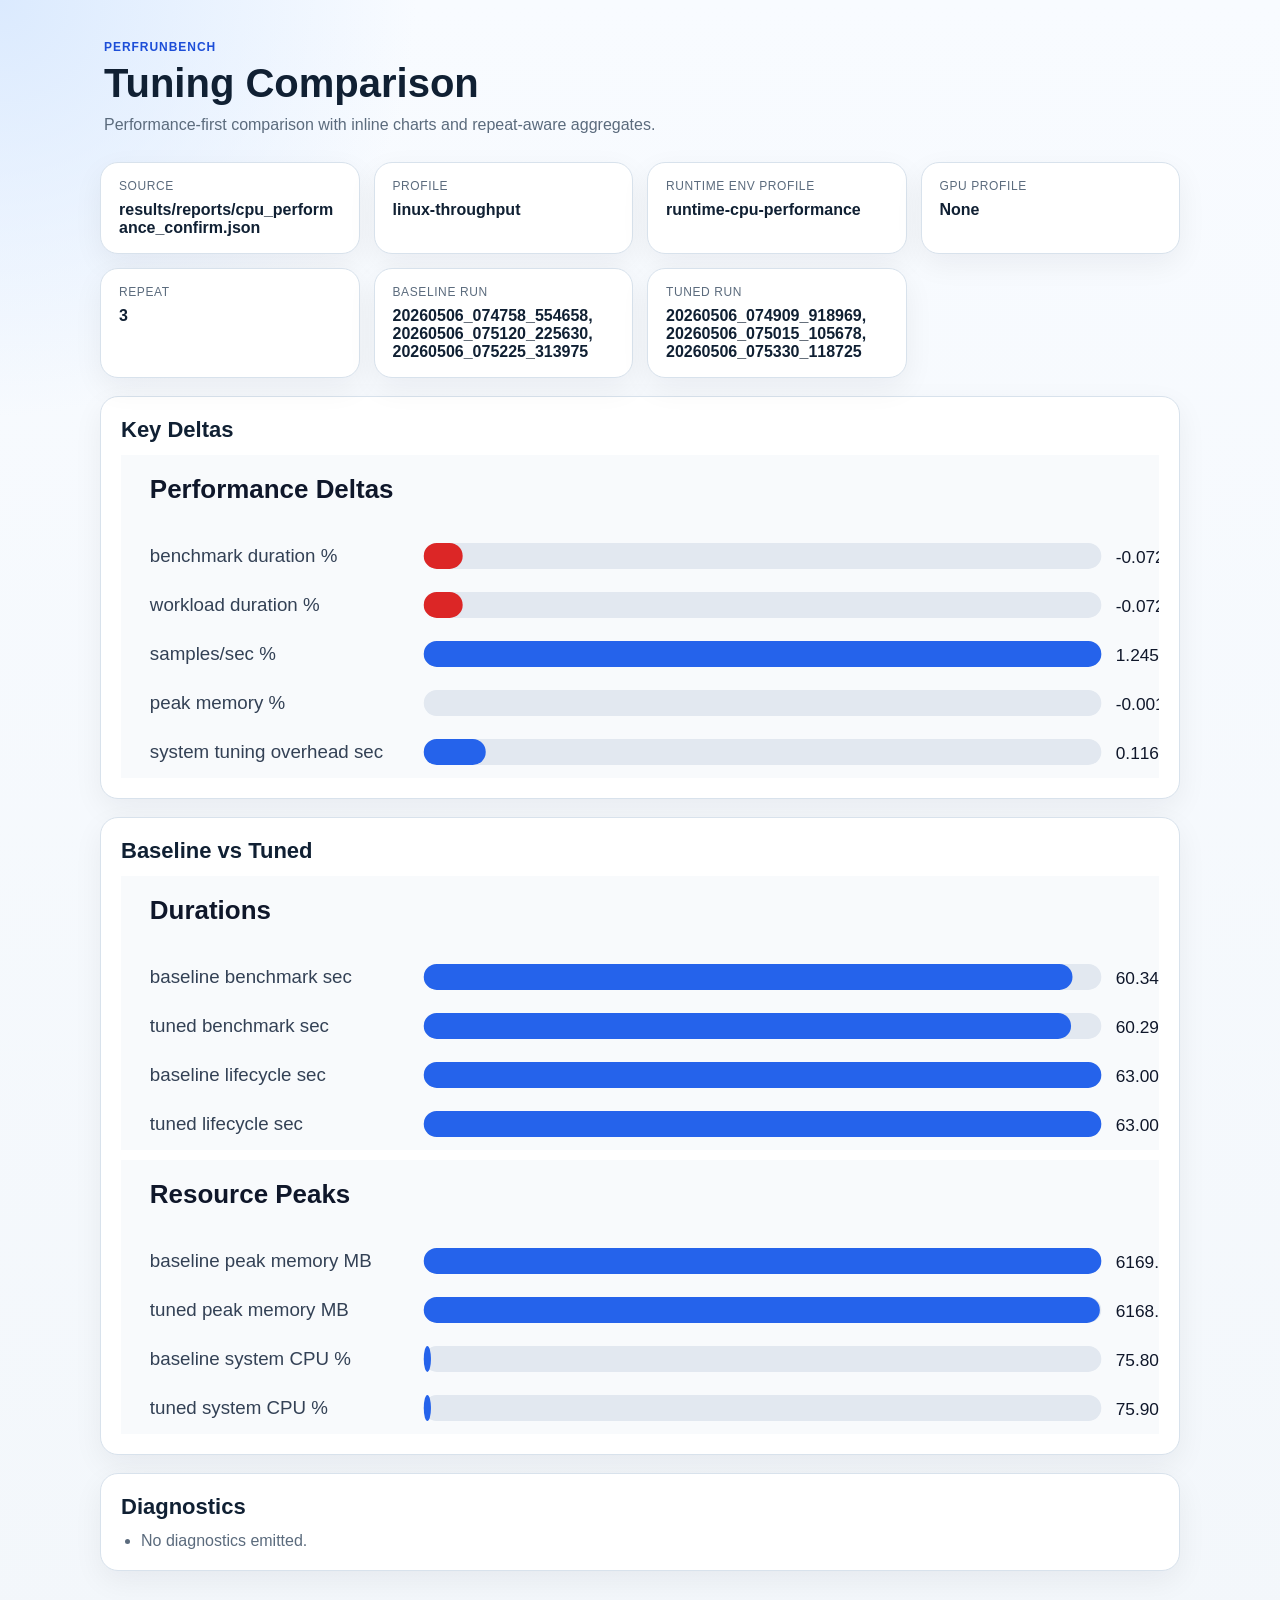
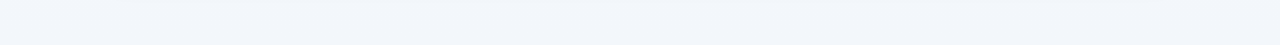
<file: assets/perfrunbench/reports/cpu-performance-confirm.html>
﻿<!doctype html>
<html lang="en">
<head>
<meta charset="utf-8">
<meta name="viewport" content="width=device-width, initial-scale=1">
<title>PerfRunbench Tuning Comparison</title>
<style>
:root {
  color-scheme: light;
  --bg: #f3f7fb;
  --card: #ffffff;
  --ink: #102033;
  --muted: #5b6b7d;
  --border: #d8e2ec;
  --accent: #1d4ed8;
}
* { box-sizing: border-box; }
body {
  margin: 0;
  font-family: "Segoe UI", "Helvetica Neue", Arial, sans-serif;
  color: var(--ink);
  background:
    radial-gradient(circle at top left, #dbeafe 0, transparent 26rem),
    linear-gradient(180deg, #f8fbff 0%, var(--bg) 100%);
}
.page {
  max-width: 1120px;
  margin: 0 auto;
  padding: 32px 20px 56px;
}
.hero {
  padding: 8px 4px 20px;
}
.eyebrow {
  margin: 0 0 8px;
  color: var(--accent);
  font-weight: 700;
  letter-spacing: 0.08em;
  text-transform: uppercase;
  font-size: 12px;
}
h1, h2 {
  margin: 0 0 12px;
}
h1 {
  font-size: 40px;
  line-height: 1.05;
}
h2 {
  font-size: 22px;
}
.lede {
  margin: 0;
  color: var(--muted);
  max-width: 760px;
}
.summary-grid {
  display: grid;
  grid-template-columns: repeat(auto-fit, minmax(220px, 1fr));
  gap: 14px;
  margin: 8px 0 18px;
}
.stat, .card {
  background: var(--card);
  border: 1px solid var(--border);
  border-radius: 18px;
  box-shadow: 0 10px 30px rgba(15, 23, 42, 0.06);
}
.stat {
  padding: 16px 18px;
}
.label {
  display: block;
  color: var(--muted);
  font-size: 12px;
  margin-bottom: 8px;
  text-transform: uppercase;
  letter-spacing: 0.05em;
}
.value {
  display: block;
  font-size: 16px;
  font-weight: 600;
  word-break: break-word;
}
.card {
  padding: 20px;
  margin-bottom: 18px;
}
.card svg {
  width: 100%;
  height: auto;
  display: block;
  margin-top: 10px;
}
.diagnostics {
  margin: 0;
  padding-left: 20px;
  color: var(--muted);
}
@media (max-width: 720px) {
  .page { padding: 20px 12px 40px; }
  h1 { font-size: 30px; }
  .card { padding: 14px; }
}
</style>
</head>
<body>
<main class="page">
<section class="hero">
<p class="eyebrow">PerfRunbench</p>
<h1>Tuning Comparison</h1>
<p class="lede">Performance-first comparison with inline charts and repeat-aware aggregates.</p>
</section>
<section class="summary-grid"><div class="stat"><span class="label">Source</span><span class="value">results/reports/cpu_performance_confirm.json</span></div><div class="stat"><span class="label">Profile</span><span class="value">linux-throughput</span></div><div class="stat"><span class="label">Runtime env profile</span><span class="value">runtime-cpu-performance</span></div><div class="stat"><span class="label">GPU profile</span><span class="value">None</span></div><div class="stat"><span class="label">Repeat</span><span class="value">3</span></div><div class="stat"><span class="label">Baseline run</span><span class="value">20260506_074758_554658, 20260506_075120_225630, 20260506_075225_313975</span></div><div class="stat"><span class="label">Tuned run</span><span class="value">20260506_074909_918969, 20260506_075015_105678, 20260506_075330_118725</span></div></section>
<section class="card">
<h2>Key Deltas</h2>
<svg width="720" height="224" viewBox="0 0 720 224" xmlns="http://www.w3.org/2000/svg" role="img" aria-label="Performance Deltas">
<rect width="100%" height="100%" fill="#f8fafc"/>
<text x="20" y="30" font-family="Segoe UI, sans-serif" font-size="18" font-weight="700" fill="#0f172a">Performance Deltas</text>
<text x="20" y="74" font-family="Segoe UI, sans-serif" font-size="13" fill="#334155">benchmark duration %</text>
<rect x="210" y="61" width="470" height="18" rx="9" fill="#e2e8f0"/>
<rect x="210" y="61" width="27" height="18" rx="9" fill="#dc2626"/>
<text x="690" y="75" font-family="Segoe UI, sans-serif" font-size="12" fill="#0f172a">-0.072</text>
<text x="20" y="108" font-family="Segoe UI, sans-serif" font-size="13" fill="#334155">workload duration %</text>
<rect x="210" y="95" width="470" height="18" rx="9" fill="#e2e8f0"/>
<rect x="210" y="95" width="27" height="18" rx="9" fill="#dc2626"/>
<text x="690" y="109" font-family="Segoe UI, sans-serif" font-size="12" fill="#0f172a">-0.072</text>
<text x="20" y="142" font-family="Segoe UI, sans-serif" font-size="13" fill="#334155">samples/sec %</text>
<rect x="210" y="129" width="470" height="18" rx="9" fill="#e2e8f0"/>
<rect x="210" y="129" width="470" height="18" rx="9" fill="#2563eb"/>
<text x="690" y="143" font-family="Segoe UI, sans-serif" font-size="12" fill="#0f172a">1.245</text>
<text x="20" y="176" font-family="Segoe UI, sans-serif" font-size="13" fill="#334155">peak memory %</text>
<rect x="210" y="163" width="470" height="18" rx="9" fill="#e2e8f0"/>
<rect x="210" y="163" width="0" height="18" rx="9" fill="#dc2626"/>
<text x="690" y="177" font-family="Segoe UI, sans-serif" font-size="12" fill="#0f172a">-0.001</text>
<text x="20" y="210" font-family="Segoe UI, sans-serif" font-size="13" fill="#334155">system tuning overhead sec</text>
<rect x="210" y="197" width="470" height="18" rx="9" fill="#e2e8f0"/>
<rect x="210" y="197" width="43" height="18" rx="9" fill="#2563eb"/>
<text x="690" y="211" font-family="Segoe UI, sans-serif" font-size="12" fill="#0f172a">0.116</text>
</svg>
</section>
<section class="card">
<h2>Baseline vs Tuned</h2>
<svg width="720" height="190" viewBox="0 0 720 190" xmlns="http://www.w3.org/2000/svg" role="img" aria-label="Durations">
<rect width="100%" height="100%" fill="#f8fafc"/>
<text x="20" y="30" font-family="Segoe UI, sans-serif" font-size="18" font-weight="700" fill="#0f172a">Durations</text>
<text x="20" y="74" font-family="Segoe UI, sans-serif" font-size="13" fill="#334155">baseline benchmark sec</text>
<rect x="210" y="61" width="470" height="18" rx="9" fill="#e2e8f0"/>
<rect x="210" y="61" width="450" height="18" rx="9" fill="#2563eb"/>
<text x="690" y="75" font-family="Segoe UI, sans-serif" font-size="12" fill="#0f172a">60.342s</text>
<text x="20" y="108" font-family="Segoe UI, sans-serif" font-size="13" fill="#334155">tuned benchmark sec</text>
<rect x="210" y="95" width="470" height="18" rx="9" fill="#e2e8f0"/>
<rect x="210" y="95" width="449" height="18" rx="9" fill="#2563eb"/>
<text x="690" y="109" font-family="Segoe UI, sans-serif" font-size="12" fill="#0f172a">60.299s</text>
<text x="20" y="142" font-family="Segoe UI, sans-serif" font-size="13" fill="#334155">baseline lifecycle sec</text>
<rect x="210" y="129" width="470" height="18" rx="9" fill="#e2e8f0"/>
<rect x="210" y="129" width="470" height="18" rx="9" fill="#2563eb"/>
<text x="690" y="143" font-family="Segoe UI, sans-serif" font-size="12" fill="#0f172a">63.000s</text>
<text x="20" y="176" font-family="Segoe UI, sans-serif" font-size="13" fill="#334155">tuned lifecycle sec</text>
<rect x="210" y="163" width="470" height="18" rx="9" fill="#e2e8f0"/>
<rect x="210" y="163" width="470" height="18" rx="9" fill="#2563eb"/>
<text x="690" y="177" font-family="Segoe UI, sans-serif" font-size="12" fill="#0f172a">63.000s</text>
</svg>
<svg width="720" height="190" viewBox="0 0 720 190" xmlns="http://www.w3.org/2000/svg" role="img" aria-label="Resource Peaks">
<rect width="100%" height="100%" fill="#f8fafc"/>
<text x="20" y="30" font-family="Segoe UI, sans-serif" font-size="18" font-weight="700" fill="#0f172a">Resource Peaks</text>
<text x="20" y="74" font-family="Segoe UI, sans-serif" font-size="13" fill="#334155">baseline peak memory MB</text>
<rect x="210" y="61" width="470" height="18" rx="9" fill="#e2e8f0"/>
<rect x="210" y="61" width="470" height="18" rx="9" fill="#2563eb"/>
<text x="690" y="75" font-family="Segoe UI, sans-serif" font-size="12" fill="#0f172a">6169.062</text>
<text x="20" y="108" font-family="Segoe UI, sans-serif" font-size="13" fill="#334155">tuned peak memory MB</text>
<rect x="210" y="95" width="470" height="18" rx="9" fill="#e2e8f0"/>
<rect x="210" y="95" width="469" height="18" rx="9" fill="#2563eb"/>
<text x="690" y="109" font-family="Segoe UI, sans-serif" font-size="12" fill="#0f172a">6168.993</text>
<text x="20" y="142" font-family="Segoe UI, sans-serif" font-size="13" fill="#334155">baseline system CPU %</text>
<rect x="210" y="129" width="470" height="18" rx="9" fill="#e2e8f0"/>
<rect x="210" y="129" width="5" height="18" rx="9" fill="#2563eb"/>
<text x="690" y="143" font-family="Segoe UI, sans-serif" font-size="12" fill="#0f172a">75.800</text>
<text x="20" y="176" font-family="Segoe UI, sans-serif" font-size="13" fill="#334155">tuned system CPU %</text>
<rect x="210" y="163" width="470" height="18" rx="9" fill="#e2e8f0"/>
<rect x="210" y="163" width="5" height="18" rx="9" fill="#2563eb"/>
<text x="690" y="177" font-family="Segoe UI, sans-serif" font-size="12" fill="#0f172a">75.900</text>
</svg>
</section>
<section class="card">
<h2>Diagnostics</h2>
<ul class="diagnostics"><li>No diagnostics emitted.</li></ul>
</section>
</main>
</body>
</html>
</file>
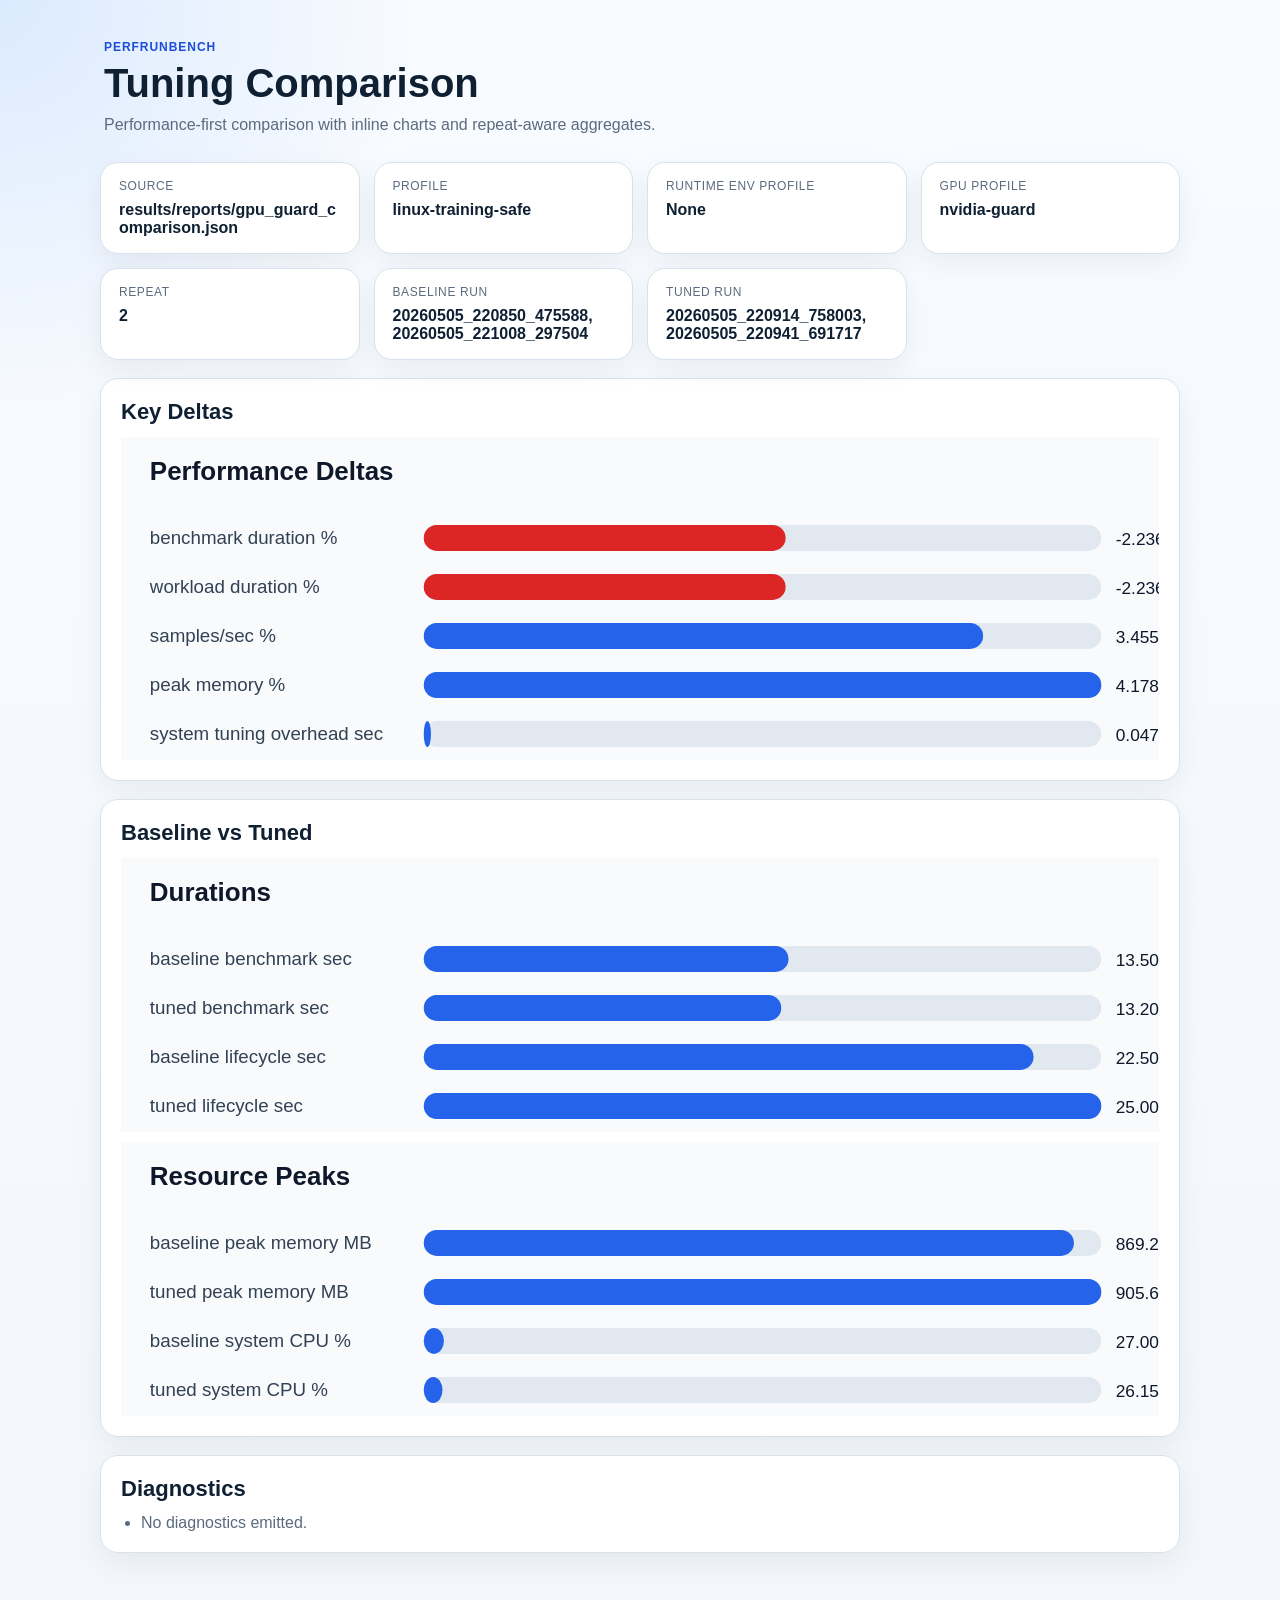
<file: assets/perfrunbench/reports/gpu-guard-comparison.html>
﻿<!doctype html>
<html lang="en">
<head>
<meta charset="utf-8">
<meta name="viewport" content="width=device-width, initial-scale=1">
<title>PerfRunbench Tuning Comparison</title>
<style>
:root {
  color-scheme: light;
  --bg: #f3f7fb;
  --card: #ffffff;
  --ink: #102033;
  --muted: #5b6b7d;
  --border: #d8e2ec;
  --accent: #1d4ed8;
}
* { box-sizing: border-box; }
body {
  margin: 0;
  font-family: "Segoe UI", "Helvetica Neue", Arial, sans-serif;
  color: var(--ink);
  background:
    radial-gradient(circle at top left, #dbeafe 0, transparent 26rem),
    linear-gradient(180deg, #f8fbff 0%, var(--bg) 100%);
}
.page {
  max-width: 1120px;
  margin: 0 auto;
  padding: 32px 20px 56px;
}
.hero {
  padding: 8px 4px 20px;
}
.eyebrow {
  margin: 0 0 8px;
  color: var(--accent);
  font-weight: 700;
  letter-spacing: 0.08em;
  text-transform: uppercase;
  font-size: 12px;
}
h1, h2 {
  margin: 0 0 12px;
}
h1 {
  font-size: 40px;
  line-height: 1.05;
}
h2 {
  font-size: 22px;
}
.lede {
  margin: 0;
  color: var(--muted);
  max-width: 760px;
}
.summary-grid {
  display: grid;
  grid-template-columns: repeat(auto-fit, minmax(220px, 1fr));
  gap: 14px;
  margin: 8px 0 18px;
}
.stat, .card {
  background: var(--card);
  border: 1px solid var(--border);
  border-radius: 18px;
  box-shadow: 0 10px 30px rgba(15, 23, 42, 0.06);
}
.stat {
  padding: 16px 18px;
}
.label {
  display: block;
  color: var(--muted);
  font-size: 12px;
  margin-bottom: 8px;
  text-transform: uppercase;
  letter-spacing: 0.05em;
}
.value {
  display: block;
  font-size: 16px;
  font-weight: 600;
  word-break: break-word;
}
.card {
  padding: 20px;
  margin-bottom: 18px;
}
.card svg {
  width: 100%;
  height: auto;
  display: block;
  margin-top: 10px;
}
.diagnostics {
  margin: 0;
  padding-left: 20px;
  color: var(--muted);
}
@media (max-width: 720px) {
  .page { padding: 20px 12px 40px; }
  h1 { font-size: 30px; }
  .card { padding: 14px; }
}
</style>
</head>
<body>
<main class="page">
<section class="hero">
<p class="eyebrow">PerfRunbench</p>
<h1>Tuning Comparison</h1>
<p class="lede">Performance-first comparison with inline charts and repeat-aware aggregates.</p>
</section>
<section class="summary-grid"><div class="stat"><span class="label">Source</span><span class="value">results/reports/gpu_guard_comparison.json</span></div><div class="stat"><span class="label">Profile</span><span class="value">linux-training-safe</span></div><div class="stat"><span class="label">Runtime env profile</span><span class="value">None</span></div><div class="stat"><span class="label">GPU profile</span><span class="value">nvidia-guard</span></div><div class="stat"><span class="label">Repeat</span><span class="value">2</span></div><div class="stat"><span class="label">Baseline run</span><span class="value">20260505_220850_475588, 20260505_221008_297504</span></div><div class="stat"><span class="label">Tuned run</span><span class="value">20260505_220914_758003, 20260505_220941_691717</span></div></section>
<section class="card">
<h2>Key Deltas</h2>
<svg width="720" height="224" viewBox="0 0 720 224" xmlns="http://www.w3.org/2000/svg" role="img" aria-label="Performance Deltas">
<rect width="100%" height="100%" fill="#f8fafc"/>
<text x="20" y="30" font-family="Segoe UI, sans-serif" font-size="18" font-weight="700" fill="#0f172a">Performance Deltas</text>
<text x="20" y="74" font-family="Segoe UI, sans-serif" font-size="13" fill="#334155">benchmark duration %</text>
<rect x="210" y="61" width="470" height="18" rx="9" fill="#e2e8f0"/>
<rect x="210" y="61" width="251" height="18" rx="9" fill="#dc2626"/>
<text x="690" y="75" font-family="Segoe UI, sans-serif" font-size="12" fill="#0f172a">-2.236</text>
<text x="20" y="108" font-family="Segoe UI, sans-serif" font-size="13" fill="#334155">workload duration %</text>
<rect x="210" y="95" width="470" height="18" rx="9" fill="#e2e8f0"/>
<rect x="210" y="95" width="251" height="18" rx="9" fill="#dc2626"/>
<text x="690" y="109" font-family="Segoe UI, sans-serif" font-size="12" fill="#0f172a">-2.236</text>
<text x="20" y="142" font-family="Segoe UI, sans-serif" font-size="13" fill="#334155">samples/sec %</text>
<rect x="210" y="129" width="470" height="18" rx="9" fill="#e2e8f0"/>
<rect x="210" y="129" width="388" height="18" rx="9" fill="#2563eb"/>
<text x="690" y="143" font-family="Segoe UI, sans-serif" font-size="12" fill="#0f172a">3.455</text>
<text x="20" y="176" font-family="Segoe UI, sans-serif" font-size="13" fill="#334155">peak memory %</text>
<rect x="210" y="163" width="470" height="18" rx="9" fill="#e2e8f0"/>
<rect x="210" y="163" width="470" height="18" rx="9" fill="#2563eb"/>
<text x="690" y="177" font-family="Segoe UI, sans-serif" font-size="12" fill="#0f172a">4.178</text>
<text x="20" y="210" font-family="Segoe UI, sans-serif" font-size="13" fill="#334155">system tuning overhead sec</text>
<rect x="210" y="197" width="470" height="18" rx="9" fill="#e2e8f0"/>
<rect x="210" y="197" width="5" height="18" rx="9" fill="#2563eb"/>
<text x="690" y="211" font-family="Segoe UI, sans-serif" font-size="12" fill="#0f172a">0.047</text>
</svg>
</section>
<section class="card">
<h2>Baseline vs Tuned</h2>
<svg width="720" height="190" viewBox="0 0 720 190" xmlns="http://www.w3.org/2000/svg" role="img" aria-label="Durations">
<rect width="100%" height="100%" fill="#f8fafc"/>
<text x="20" y="30" font-family="Segoe UI, sans-serif" font-size="18" font-weight="700" fill="#0f172a">Durations</text>
<text x="20" y="74" font-family="Segoe UI, sans-serif" font-size="13" fill="#334155">baseline benchmark sec</text>
<rect x="210" y="61" width="470" height="18" rx="9" fill="#e2e8f0"/>
<rect x="210" y="61" width="253" height="18" rx="9" fill="#2563eb"/>
<text x="690" y="75" font-family="Segoe UI, sans-serif" font-size="12" fill="#0f172a">13.508s</text>
<text x="20" y="108" font-family="Segoe UI, sans-serif" font-size="13" fill="#334155">tuned benchmark sec</text>
<rect x="210" y="95" width="470" height="18" rx="9" fill="#e2e8f0"/>
<rect x="210" y="95" width="248" height="18" rx="9" fill="#2563eb"/>
<text x="690" y="109" font-family="Segoe UI, sans-serif" font-size="12" fill="#0f172a">13.206s</text>
<text x="20" y="142" font-family="Segoe UI, sans-serif" font-size="13" fill="#334155">baseline lifecycle sec</text>
<rect x="210" y="129" width="470" height="18" rx="9" fill="#e2e8f0"/>
<rect x="210" y="129" width="423" height="18" rx="9" fill="#2563eb"/>
<text x="690" y="143" font-family="Segoe UI, sans-serif" font-size="12" fill="#0f172a">22.500s</text>
<text x="20" y="176" font-family="Segoe UI, sans-serif" font-size="13" fill="#334155">tuned lifecycle sec</text>
<rect x="210" y="163" width="470" height="18" rx="9" fill="#e2e8f0"/>
<rect x="210" y="163" width="470" height="18" rx="9" fill="#2563eb"/>
<text x="690" y="177" font-family="Segoe UI, sans-serif" font-size="12" fill="#0f172a">25.000s</text>
</svg>
<svg width="720" height="190" viewBox="0 0 720 190" xmlns="http://www.w3.org/2000/svg" role="img" aria-label="Resource Peaks">
<rect width="100%" height="100%" fill="#f8fafc"/>
<text x="20" y="30" font-family="Segoe UI, sans-serif" font-size="18" font-weight="700" fill="#0f172a">Resource Peaks</text>
<text x="20" y="74" font-family="Segoe UI, sans-serif" font-size="13" fill="#334155">baseline peak memory MB</text>
<rect x="210" y="61" width="470" height="18" rx="9" fill="#e2e8f0"/>
<rect x="210" y="61" width="451" height="18" rx="9" fill="#2563eb"/>
<text x="690" y="75" font-family="Segoe UI, sans-serif" font-size="12" fill="#0f172a">869.298</text>
<text x="20" y="108" font-family="Segoe UI, sans-serif" font-size="13" fill="#334155">tuned peak memory MB</text>
<rect x="210" y="95" width="470" height="18" rx="9" fill="#e2e8f0"/>
<rect x="210" y="95" width="470" height="18" rx="9" fill="#2563eb"/>
<text x="690" y="109" font-family="Segoe UI, sans-serif" font-size="12" fill="#0f172a">905.612</text>
<text x="20" y="142" font-family="Segoe UI, sans-serif" font-size="13" fill="#334155">baseline system CPU %</text>
<rect x="210" y="129" width="470" height="18" rx="9" fill="#e2e8f0"/>
<rect x="210" y="129" width="14" height="18" rx="9" fill="#2563eb"/>
<text x="690" y="143" font-family="Segoe UI, sans-serif" font-size="12" fill="#0f172a">27.000</text>
<text x="20" y="176" font-family="Segoe UI, sans-serif" font-size="13" fill="#334155">tuned system CPU %</text>
<rect x="210" y="163" width="470" height="18" rx="9" fill="#e2e8f0"/>
<rect x="210" y="163" width="13" height="18" rx="9" fill="#2563eb"/>
<text x="690" y="177" font-family="Segoe UI, sans-serif" font-size="12" fill="#0f172a">26.150</text>
</svg>
</section>
<section class="card">
<h2>Diagnostics</h2>
<ul class="diagnostics"><li>No diagnostics emitted.</li></ul>
</section>
</main>
</body>
</html>
</file>
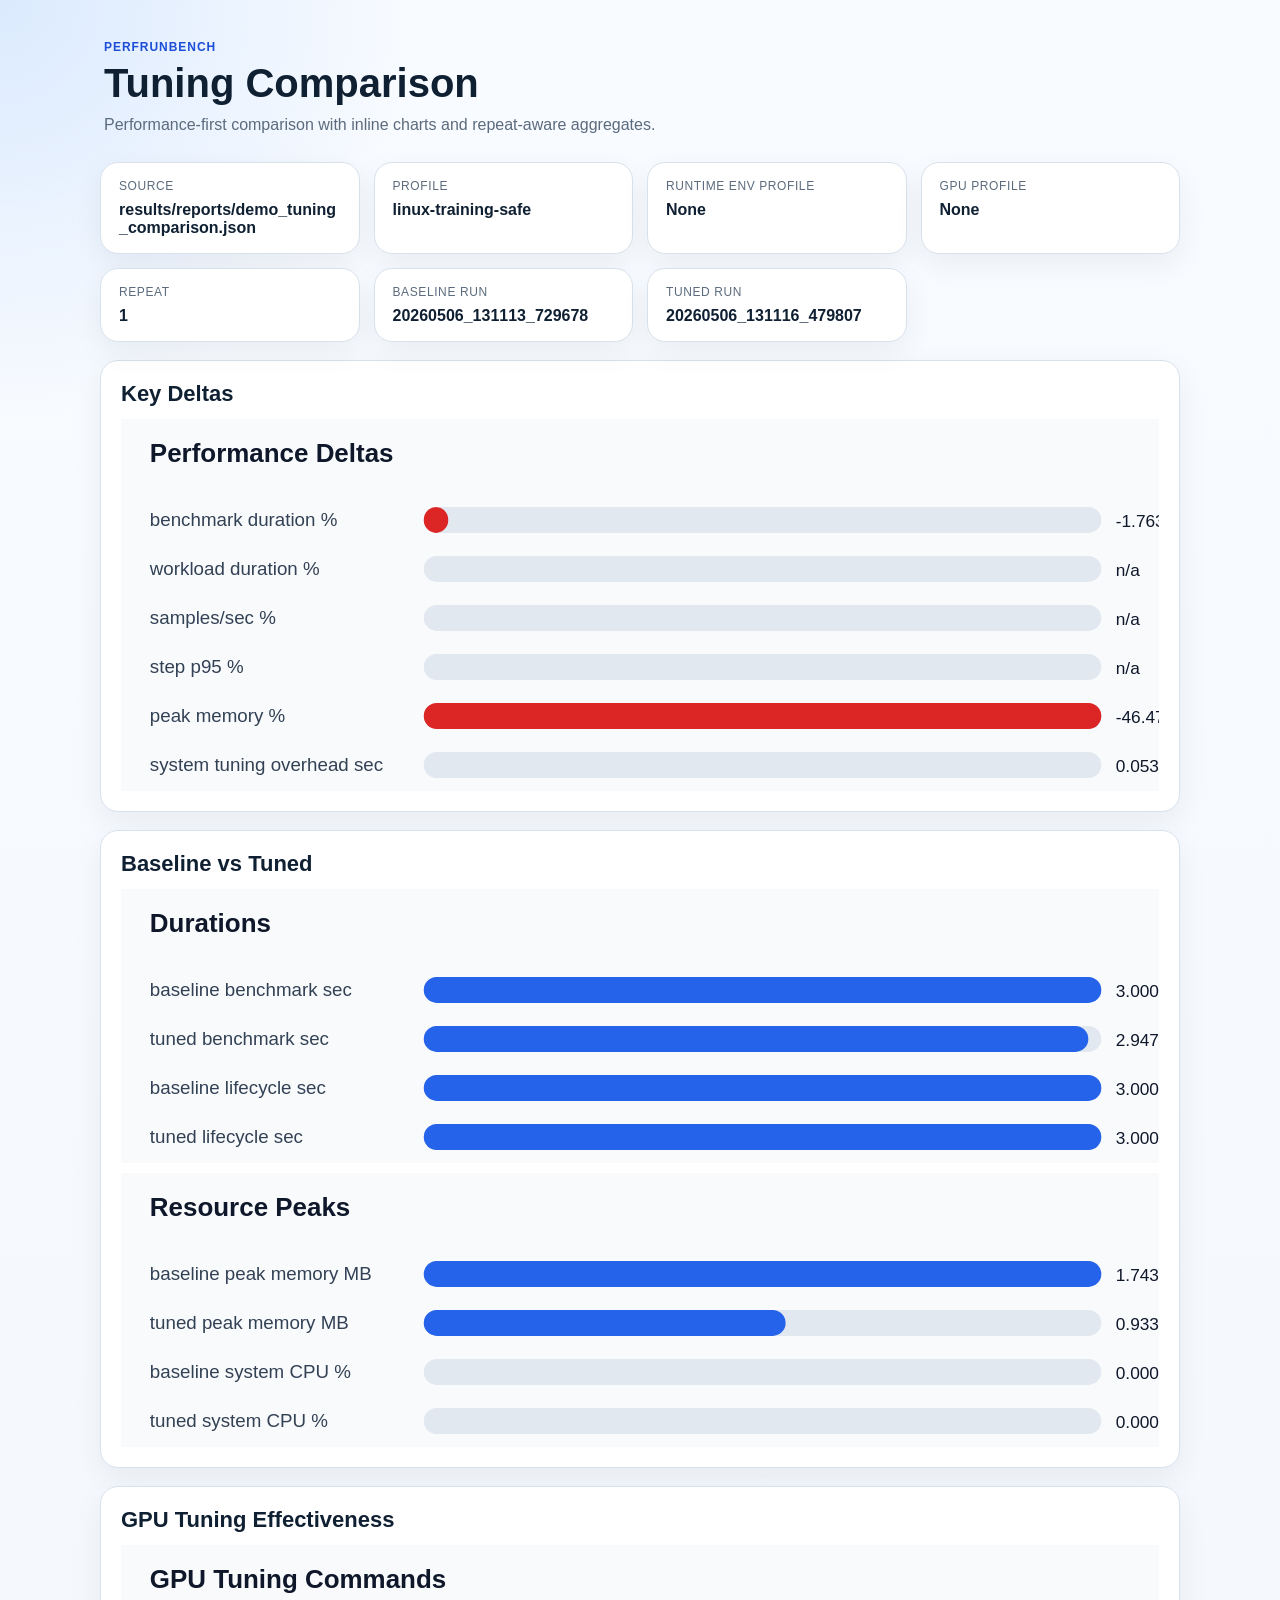
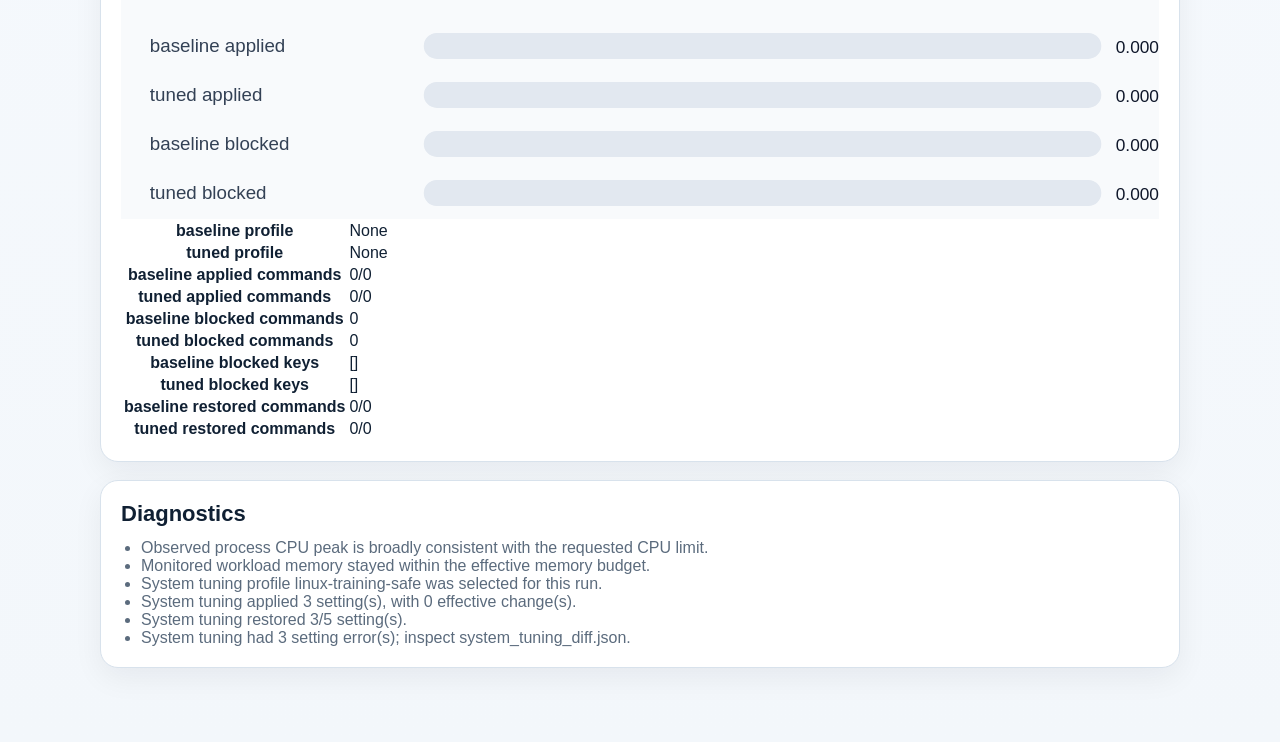
<file: assets/perfrunbench/reports/memory-tuning-comparison.html>
﻿<!doctype html>
<html lang="en">
<head>
<meta charset="utf-8">
<meta name="viewport" content="width=device-width, initial-scale=1">
<title>PerfRunbench Tuning Comparison</title>
<style>
:root {
  color-scheme: light;
  --bg: #f3f7fb;
  --card: #ffffff;
  --ink: #102033;
  --muted: #5b6b7d;
  --border: #d8e2ec;
  --accent: #1d4ed8;
}
* { box-sizing: border-box; }
body {
  margin: 0;
  font-family: "Segoe UI", "Helvetica Neue", Arial, sans-serif;
  color: var(--ink);
  background:
    radial-gradient(circle at top left, #dbeafe 0, transparent 26rem),
    linear-gradient(180deg, #f8fbff 0%, var(--bg) 100%);
}
.page {
  max-width: 1120px;
  margin: 0 auto;
  padding: 32px 20px 56px;
}
.hero {
  padding: 8px 4px 20px;
}
.eyebrow {
  margin: 0 0 8px;
  color: var(--accent);
  font-weight: 700;
  letter-spacing: 0.08em;
  text-transform: uppercase;
  font-size: 12px;
}
h1, h2 {
  margin: 0 0 12px;
}
h1 {
  font-size: 40px;
  line-height: 1.05;
}
h2 {
  font-size: 22px;
}
.lede {
  margin: 0;
  color: var(--muted);
  max-width: 760px;
}
.summary-grid {
  display: grid;
  grid-template-columns: repeat(auto-fit, minmax(220px, 1fr));
  gap: 14px;
  margin: 8px 0 18px;
}
.stat, .card {
  background: var(--card);
  border: 1px solid var(--border);
  border-radius: 18px;
  box-shadow: 0 10px 30px rgba(15, 23, 42, 0.06);
}
.stat {
  padding: 16px 18px;
}
.label {
  display: block;
  color: var(--muted);
  font-size: 12px;
  margin-bottom: 8px;
  text-transform: uppercase;
  letter-spacing: 0.05em;
}
.value {
  display: block;
  font-size: 16px;
  font-weight: 600;
  word-break: break-word;
}
.card {
  padding: 20px;
  margin-bottom: 18px;
}
.card svg {
  width: 100%;
  height: auto;
  display: block;
  margin-top: 10px;
}
.diagnostics {
  margin: 0;
  padding-left: 20px;
  color: var(--muted);
}
@media (max-width: 720px) {
  .page { padding: 20px 12px 40px; }
  h1 { font-size: 30px; }
  .card { padding: 14px; }
}
</style>
</head>
<body>
<main class="page">
<section class="hero">
<p class="eyebrow">PerfRunbench</p>
<h1>Tuning Comparison</h1>
<p class="lede">Performance-first comparison with inline charts and repeat-aware aggregates.</p>
</section>
<section class="summary-grid"><div class="stat"><span class="label">Source</span><span class="value">results/reports/demo_tuning_comparison.json</span></div><div class="stat"><span class="label">Profile</span><span class="value">linux-training-safe</span></div><div class="stat"><span class="label">Runtime env profile</span><span class="value">None</span></div><div class="stat"><span class="label">GPU profile</span><span class="value">None</span></div><div class="stat"><span class="label">Repeat</span><span class="value">1</span></div><div class="stat"><span class="label">Baseline run</span><span class="value">20260506_131113_729678</span></div><div class="stat"><span class="label">Tuned run</span><span class="value">20260506_131116_479807</span></div></section>
<section class="card">
<h2>Key Deltas</h2>
<svg width="720" height="258" viewBox="0 0 720 258" xmlns="http://www.w3.org/2000/svg" role="img" aria-label="Performance Deltas">
<rect width="100%" height="100%" fill="#f8fafc"/>
<text x="20" y="30" font-family="Segoe UI, sans-serif" font-size="18" font-weight="700" fill="#0f172a">Performance Deltas</text>
<text x="20" y="74" font-family="Segoe UI, sans-serif" font-size="13" fill="#334155">benchmark duration %</text>
<rect x="210" y="61" width="470" height="18" rx="9" fill="#e2e8f0"/>
<rect x="210" y="61" width="17" height="18" rx="9" fill="#dc2626"/>
<text x="690" y="75" font-family="Segoe UI, sans-serif" font-size="12" fill="#0f172a">-1.763</text>
<text x="20" y="108" font-family="Segoe UI, sans-serif" font-size="13" fill="#334155">workload duration %</text>
<rect x="210" y="95" width="470" height="18" rx="9" fill="#e2e8f0"/>
<rect x="210" y="95" width="0" height="18" rx="9" fill="#2563eb"/>
<text x="690" y="109" font-family="Segoe UI, sans-serif" font-size="12" fill="#0f172a">n/a</text>
<text x="20" y="142" font-family="Segoe UI, sans-serif" font-size="13" fill="#334155">samples/sec %</text>
<rect x="210" y="129" width="470" height="18" rx="9" fill="#e2e8f0"/>
<rect x="210" y="129" width="0" height="18" rx="9" fill="#2563eb"/>
<text x="690" y="143" font-family="Segoe UI, sans-serif" font-size="12" fill="#0f172a">n/a</text>
<text x="20" y="176" font-family="Segoe UI, sans-serif" font-size="13" fill="#334155">step p95 %</text>
<rect x="210" y="163" width="470" height="18" rx="9" fill="#e2e8f0"/>
<rect x="210" y="163" width="0" height="18" rx="9" fill="#2563eb"/>
<text x="690" y="177" font-family="Segoe UI, sans-serif" font-size="12" fill="#0f172a">n/a</text>
<text x="20" y="210" font-family="Segoe UI, sans-serif" font-size="13" fill="#334155">peak memory %</text>
<rect x="210" y="197" width="470" height="18" rx="9" fill="#e2e8f0"/>
<rect x="210" y="197" width="470" height="18" rx="9" fill="#dc2626"/>
<text x="690" y="211" font-family="Segoe UI, sans-serif" font-size="12" fill="#0f172a">-46.472</text>
<text x="20" y="244" font-family="Segoe UI, sans-serif" font-size="13" fill="#334155">system tuning overhead sec</text>
<rect x="210" y="231" width="470" height="18" rx="9" fill="#e2e8f0"/>
<rect x="210" y="231" width="0" height="18" rx="9" fill="#2563eb"/>
<text x="690" y="245" font-family="Segoe UI, sans-serif" font-size="12" fill="#0f172a">0.053</text>
</svg>
</section>
<section class="card">
<h2>Baseline vs Tuned</h2>
<svg width="720" height="190" viewBox="0 0 720 190" xmlns="http://www.w3.org/2000/svg" role="img" aria-label="Durations">
<rect width="100%" height="100%" fill="#f8fafc"/>
<text x="20" y="30" font-family="Segoe UI, sans-serif" font-size="18" font-weight="700" fill="#0f172a">Durations</text>
<text x="20" y="74" font-family="Segoe UI, sans-serif" font-size="13" fill="#334155">baseline benchmark sec</text>
<rect x="210" y="61" width="470" height="18" rx="9" fill="#e2e8f0"/>
<rect x="210" y="61" width="470" height="18" rx="9" fill="#2563eb"/>
<text x="690" y="75" font-family="Segoe UI, sans-serif" font-size="12" fill="#0f172a">3.000s</text>
<text x="20" y="108" font-family="Segoe UI, sans-serif" font-size="13" fill="#334155">tuned benchmark sec</text>
<rect x="210" y="95" width="470" height="18" rx="9" fill="#e2e8f0"/>
<rect x="210" y="95" width="461" height="18" rx="9" fill="#2563eb"/>
<text x="690" y="109" font-family="Segoe UI, sans-serif" font-size="12" fill="#0f172a">2.947s</text>
<text x="20" y="142" font-family="Segoe UI, sans-serif" font-size="13" fill="#334155">baseline lifecycle sec</text>
<rect x="210" y="129" width="470" height="18" rx="9" fill="#e2e8f0"/>
<rect x="210" y="129" width="470" height="18" rx="9" fill="#2563eb"/>
<text x="690" y="143" font-family="Segoe UI, sans-serif" font-size="12" fill="#0f172a">3.000s</text>
<text x="20" y="176" font-family="Segoe UI, sans-serif" font-size="13" fill="#334155">tuned lifecycle sec</text>
<rect x="210" y="163" width="470" height="18" rx="9" fill="#e2e8f0"/>
<rect x="210" y="163" width="470" height="18" rx="9" fill="#2563eb"/>
<text x="690" y="177" font-family="Segoe UI, sans-serif" font-size="12" fill="#0f172a">3.000s</text>
</svg>
<svg width="720" height="190" viewBox="0 0 720 190" xmlns="http://www.w3.org/2000/svg" role="img" aria-label="Resource Peaks">
<rect width="100%" height="100%" fill="#f8fafc"/>
<text x="20" y="30" font-family="Segoe UI, sans-serif" font-size="18" font-weight="700" fill="#0f172a">Resource Peaks</text>
<text x="20" y="74" font-family="Segoe UI, sans-serif" font-size="13" fill="#334155">baseline peak memory MB</text>
<rect x="210" y="61" width="470" height="18" rx="9" fill="#e2e8f0"/>
<rect x="210" y="61" width="470" height="18" rx="9" fill="#2563eb"/>
<text x="690" y="75" font-family="Segoe UI, sans-serif" font-size="12" fill="#0f172a">1.743</text>
<text x="20" y="108" font-family="Segoe UI, sans-serif" font-size="13" fill="#334155">tuned peak memory MB</text>
<rect x="210" y="95" width="470" height="18" rx="9" fill="#e2e8f0"/>
<rect x="210" y="95" width="251" height="18" rx="9" fill="#2563eb"/>
<text x="690" y="109" font-family="Segoe UI, sans-serif" font-size="12" fill="#0f172a">0.933</text>
<text x="20" y="142" font-family="Segoe UI, sans-serif" font-size="13" fill="#334155">baseline system CPU %</text>
<rect x="210" y="129" width="470" height="18" rx="9" fill="#e2e8f0"/>
<rect x="210" y="129" width="0" height="18" rx="9" fill="#2563eb"/>
<text x="690" y="143" font-family="Segoe UI, sans-serif" font-size="12" fill="#0f172a">0.000</text>
<text x="20" y="176" font-family="Segoe UI, sans-serif" font-size="13" fill="#334155">tuned system CPU %</text>
<rect x="210" y="163" width="470" height="18" rx="9" fill="#e2e8f0"/>
<rect x="210" y="163" width="0" height="18" rx="9" fill="#2563eb"/>
<text x="690" y="177" font-family="Segoe UI, sans-serif" font-size="12" fill="#0f172a">0.000</text>
</svg>
</section>
<section class="card">
<h2>GPU Tuning Effectiveness</h2>
<svg width="720" height="190" viewBox="0 0 720 190" xmlns="http://www.w3.org/2000/svg" role="img" aria-label="GPU Tuning Commands">
<rect width="100%" height="100%" fill="#f8fafc"/>
<text x="20" y="30" font-family="Segoe UI, sans-serif" font-size="18" font-weight="700" fill="#0f172a">GPU Tuning Commands</text>
<text x="20" y="74" font-family="Segoe UI, sans-serif" font-size="13" fill="#334155">baseline applied</text>
<rect x="210" y="61" width="470" height="18" rx="9" fill="#e2e8f0"/>
<rect x="210" y="61" width="0" height="18" rx="9" fill="#2563eb"/>
<text x="690" y="75" font-family="Segoe UI, sans-serif" font-size="12" fill="#0f172a">0.000</text>
<text x="20" y="108" font-family="Segoe UI, sans-serif" font-size="13" fill="#334155">tuned applied</text>
<rect x="210" y="95" width="470" height="18" rx="9" fill="#e2e8f0"/>
<rect x="210" y="95" width="0" height="18" rx="9" fill="#2563eb"/>
<text x="690" y="109" font-family="Segoe UI, sans-serif" font-size="12" fill="#0f172a">0.000</text>
<text x="20" y="142" font-family="Segoe UI, sans-serif" font-size="13" fill="#334155">baseline blocked</text>
<rect x="210" y="129" width="470" height="18" rx="9" fill="#e2e8f0"/>
<rect x="210" y="129" width="0" height="18" rx="9" fill="#2563eb"/>
<text x="690" y="143" font-family="Segoe UI, sans-serif" font-size="12" fill="#0f172a">0.000</text>
<text x="20" y="176" font-family="Segoe UI, sans-serif" font-size="13" fill="#334155">tuned blocked</text>
<rect x="210" y="163" width="470" height="18" rx="9" fill="#e2e8f0"/>
<rect x="210" y="163" width="0" height="18" rx="9" fill="#2563eb"/>
<text x="690" y="177" font-family="Segoe UI, sans-serif" font-size="12" fill="#0f172a">0.000</text>
</svg>
<table><tbody><tr><th>baseline profile</th><td>None</td></tr><tr><th>tuned profile</th><td>None</td></tr><tr><th>baseline applied commands</th><td>0/0</td></tr><tr><th>tuned applied commands</th><td>0/0</td></tr><tr><th>baseline blocked commands</th><td>0</td></tr><tr><th>tuned blocked commands</th><td>0</td></tr><tr><th>baseline blocked keys</th><td>[]</td></tr><tr><th>tuned blocked keys</th><td>[]</td></tr><tr><th>baseline restored commands</th><td>0/0</td></tr><tr><th>tuned restored commands</th><td>0/0</td></tr></tbody></table>
</section>
<section class="card">
<h2>Diagnostics</h2>
<ul class="diagnostics"><li>Observed process CPU peak is broadly consistent with the requested CPU limit.</li><li>Monitored workload memory stayed within the effective memory budget.</li><li>System tuning profile linux-training-safe was selected for this run.</li><li>System tuning applied 3 setting(s), with 0 effective change(s).</li><li>System tuning restored 3/5 setting(s).</li><li>System tuning had 3 setting error(s); inspect system_tuning_diff.json.</li></ul>
</section>
</main>
</body>
</html>
</file>
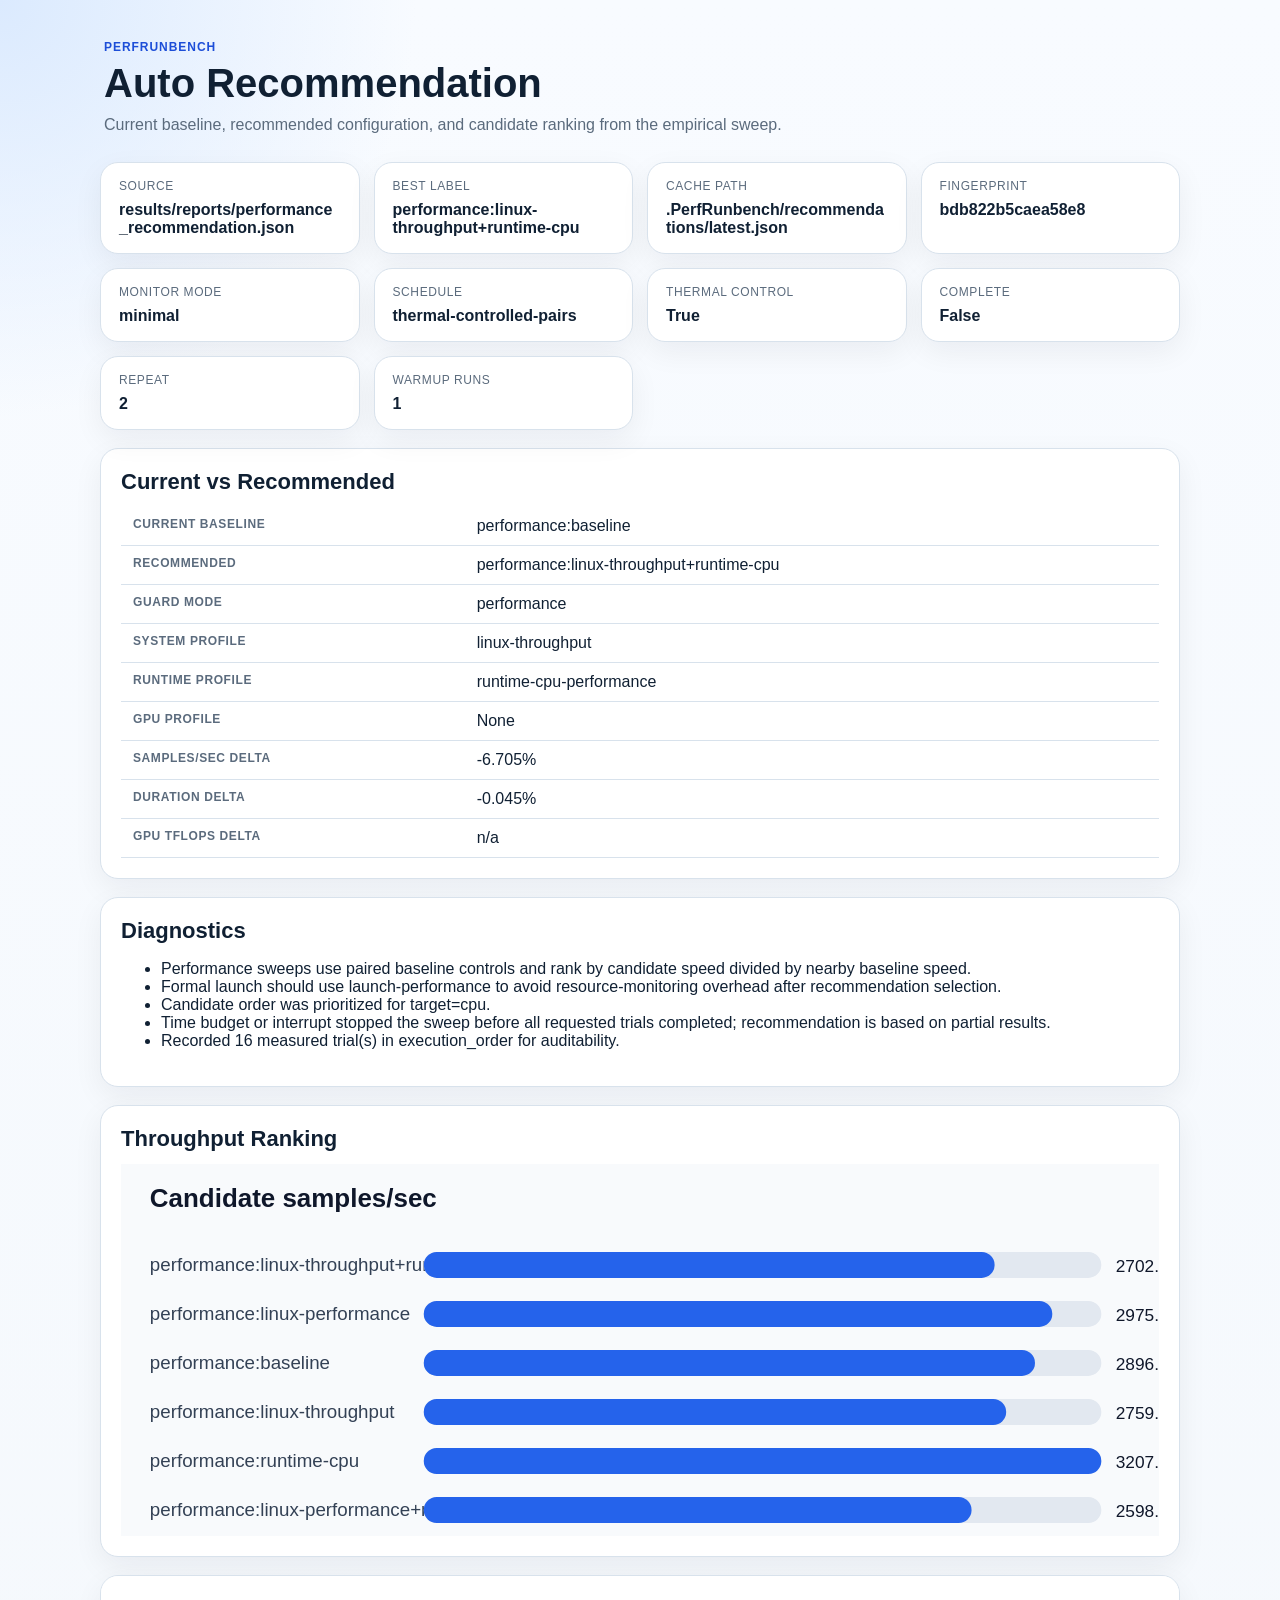
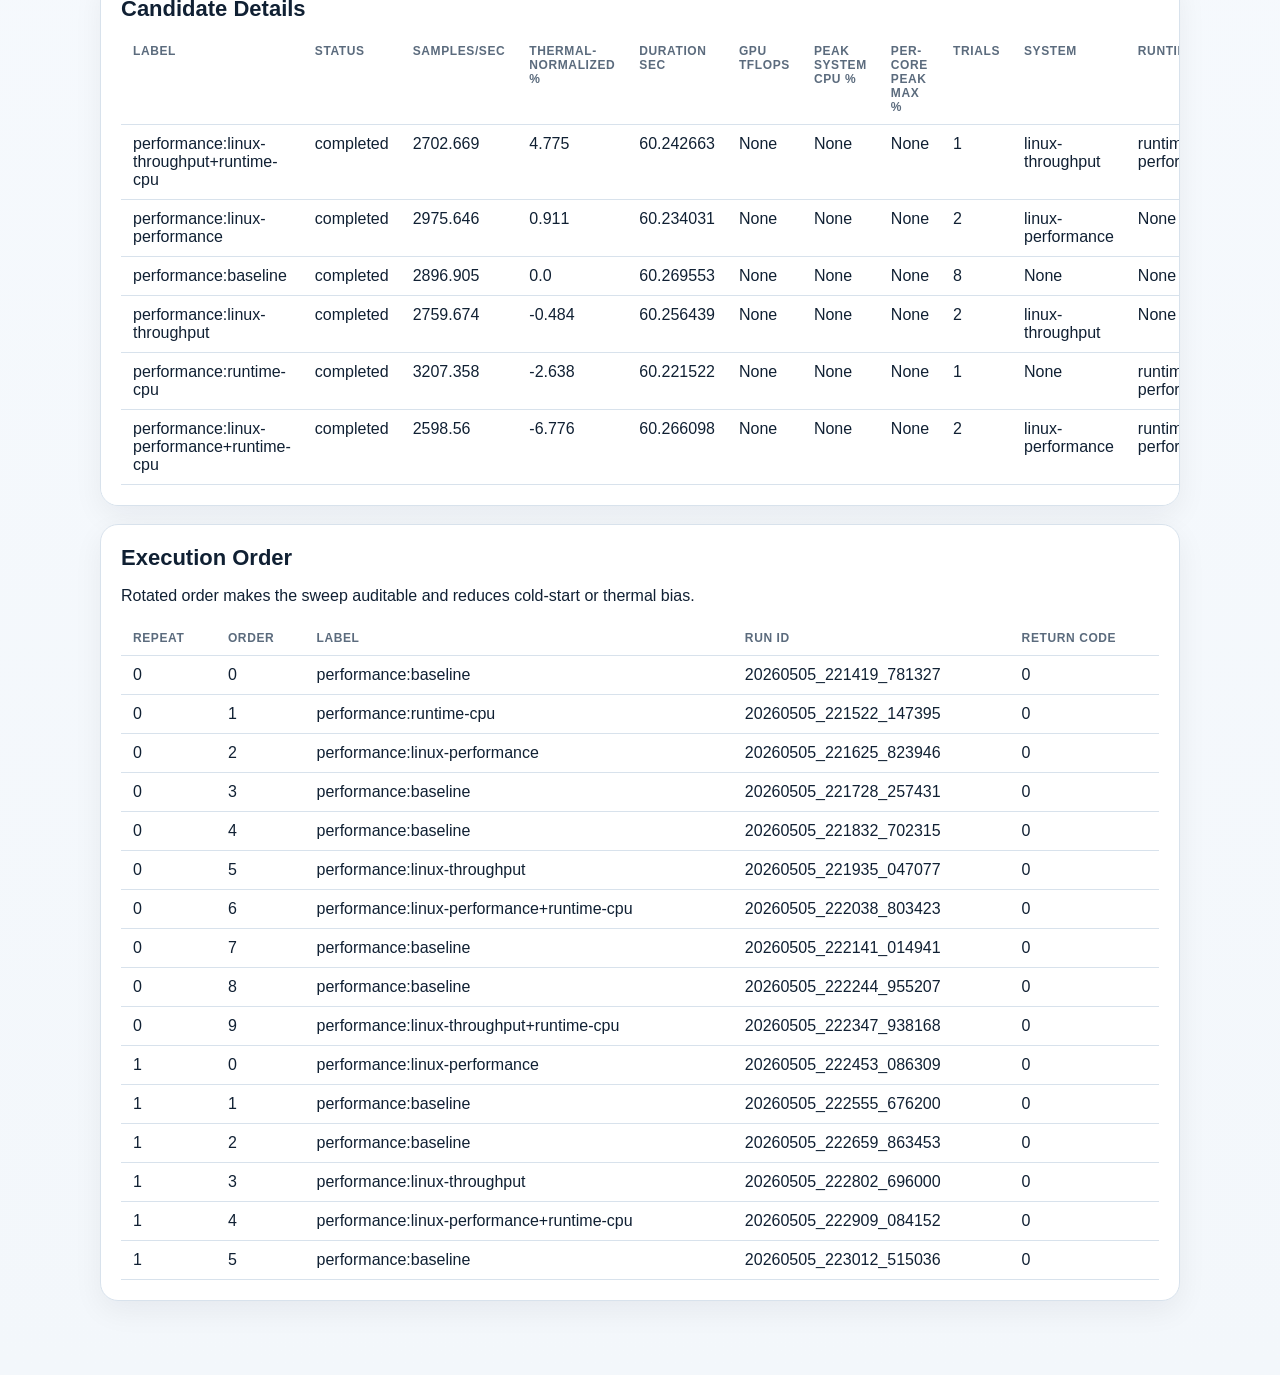
<file: assets/perfrunbench/reports/report-comparison.html>
﻿<!doctype html>
<html lang="en">
<head>
<meta charset="utf-8">
<meta name="viewport" content="width=device-width, initial-scale=1">
<title>PerfRunbench Auto Recommendation</title>
<style>
:root {
  color-scheme: light;
  --bg: #f3f7fb;
  --card: #ffffff;
  --ink: #102033;
  --muted: #5b6b7d;
  --border: #d8e2ec;
  --accent: #1d4ed8;
}
* { box-sizing: border-box; }
body {
  margin: 0;
  font-family: "Segoe UI", "Helvetica Neue", Arial, sans-serif;
  color: var(--ink);
  background:
    radial-gradient(circle at top left, #dbeafe 0, transparent 26rem),
    linear-gradient(180deg, #f8fbff 0%, var(--bg) 100%);
}
.page {
  max-width: 1120px;
  margin: 0 auto;
  padding: 32px 20px 56px;
}
.hero {
  padding: 8px 4px 20px;
}
.eyebrow {
  margin: 0 0 8px;
  color: var(--accent);
  font-weight: 700;
  letter-spacing: 0.08em;
  text-transform: uppercase;
  font-size: 12px;
}
h1, h2 {
  margin: 0 0 12px;
}
h1 {
  font-size: 40px;
  line-height: 1.05;
}
h2 {
  font-size: 22px;
}
.lede {
  margin: 0;
  color: var(--muted);
  max-width: 760px;
}
.summary-grid {
  display: grid;
  grid-template-columns: repeat(auto-fit, minmax(220px, 1fr));
  gap: 14px;
  margin: 8px 0 18px;
}
.stat, .card {
  background: var(--card);
  border: 1px solid var(--border);
  border-radius: 18px;
  box-shadow: 0 10px 30px rgba(15, 23, 42, 0.06);
}
.stat {
  padding: 16px 18px;
}
.label {
  display: block;
  color: var(--muted);
  font-size: 12px;
  margin-bottom: 8px;
  text-transform: uppercase;
  letter-spacing: 0.05em;
}
.value {
  display: block;
  font-size: 16px;
  font-weight: 600;
  word-break: break-word;
}
.card {
  padding: 20px;
  margin-bottom: 18px;
}
.card svg {
  width: 100%;
  height: auto;
  display: block;
  margin-top: 10px;
}
.diagnostics {
  margin: 0;
  padding-left: 20px;
  color: var(--muted);
}
@media (max-width: 720px) {
  .page { padding: 20px 12px 40px; }
  h1 { font-size: 30px; }
  .card { padding: 14px; }
}
table{width:100%;border-collapse:collapse}th,td{padding:10px 12px;border-bottom:1px solid var(--border);text-align:left;vertical-align:top}th{font-size:12px;color:var(--muted);text-transform:uppercase;letter-spacing:.05em}.wide{overflow-x:auto}
</style>
</head>
<body>
<main class="page">
<section class="hero">
<p class="eyebrow">PerfRunbench</p>
<h1>Auto Recommendation</h1>
<p class="lede">Current baseline, recommended configuration, and candidate ranking from the empirical sweep.</p>
</section>
<section class="summary-grid"><div class="stat"><span class="label">Source</span><span class="value">results/reports/performance_recommendation.json</span></div><div class="stat"><span class="label">Best label</span><span class="value">performance:linux-throughput+runtime-cpu</span></div><div class="stat"><span class="label">Cache path</span><span class="value">.PerfRunbench/recommendations/latest.json</span></div><div class="stat"><span class="label">Fingerprint</span><span class="value">bdb822b5caea58e8</span></div><div class="stat"><span class="label">Monitor mode</span><span class="value">minimal</span></div><div class="stat"><span class="label">Schedule</span><span class="value">thermal-controlled-pairs</span></div><div class="stat"><span class="label">Thermal control</span><span class="value">True</span></div><div class="stat"><span class="label">Complete</span><span class="value">False</span></div><div class="stat"><span class="label">Repeat</span><span class="value">2</span></div><div class="stat"><span class="label">Warmup runs</span><span class="value">1</span></div></section>
<section class="card">
<h2>Current vs Recommended</h2>
<table><tbody><tr><th>Current baseline</th><td>performance:baseline</td></tr><tr><th>Recommended</th><td>performance:linux-throughput+runtime-cpu</td></tr><tr><th>Guard mode</th><td>performance</td></tr><tr><th>System profile</th><td>linux-throughput</td></tr><tr><th>Runtime profile</th><td>runtime-cpu-performance</td></tr><tr><th>GPU profile</th><td>None</td></tr><tr><th>Samples/sec delta</th><td>-6.705%</td></tr><tr><th>Duration delta</th><td>-0.045%</td></tr><tr><th>GPU TFLOPS delta</th><td>n/a</td></tr></tbody></table>
</section>
<section class="card">
<h2>Diagnostics</h2>
<ul><li>Performance sweeps use paired baseline controls and rank by candidate speed divided by nearby baseline speed.</li><li>Formal launch should use launch-performance to avoid resource-monitoring overhead after recommendation selection.</li><li>Candidate order was prioritized for target=cpu.</li><li>Time budget or interrupt stopped the sweep before all requested trials completed; recommendation is based on partial results.</li><li>Recorded 16 measured trial(s) in execution_order for auditability.</li></ul>
</section>
<section class="card">
<h2>Throughput Ranking</h2>
<svg width="720" height="258" viewBox="0 0 720 258" xmlns="http://www.w3.org/2000/svg" role="img" aria-label="Candidate samples/sec">
<rect width="100%" height="100%" fill="#f8fafc"/>
<text x="20" y="30" font-family="Segoe UI, sans-serif" font-size="18" font-weight="700" fill="#0f172a">Candidate samples/sec</text>
<text x="20" y="74" font-family="Segoe UI, sans-serif" font-size="13" fill="#334155">performance:linux-throughput+runtime-cpu</text>
<rect x="210" y="61" width="470" height="18" rx="9" fill="#e2e8f0"/>
<rect x="210" y="61" width="396" height="18" rx="9" fill="#2563eb"/>
<text x="690" y="75" font-family="Segoe UI, sans-serif" font-size="12" fill="#0f172a">2702.669</text>
<text x="20" y="108" font-family="Segoe UI, sans-serif" font-size="13" fill="#334155">performance:linux-performance</text>
<rect x="210" y="95" width="470" height="18" rx="9" fill="#e2e8f0"/>
<rect x="210" y="95" width="436" height="18" rx="9" fill="#2563eb"/>
<text x="690" y="109" font-family="Segoe UI, sans-serif" font-size="12" fill="#0f172a">2975.646</text>
<text x="20" y="142" font-family="Segoe UI, sans-serif" font-size="13" fill="#334155">performance:baseline</text>
<rect x="210" y="129" width="470" height="18" rx="9" fill="#e2e8f0"/>
<rect x="210" y="129" width="424" height="18" rx="9" fill="#2563eb"/>
<text x="690" y="143" font-family="Segoe UI, sans-serif" font-size="12" fill="#0f172a">2896.905</text>
<text x="20" y="176" font-family="Segoe UI, sans-serif" font-size="13" fill="#334155">performance:linux-throughput</text>
<rect x="210" y="163" width="470" height="18" rx="9" fill="#e2e8f0"/>
<rect x="210" y="163" width="404" height="18" rx="9" fill="#2563eb"/>
<text x="690" y="177" font-family="Segoe UI, sans-serif" font-size="12" fill="#0f172a">2759.674</text>
<text x="20" y="210" font-family="Segoe UI, sans-serif" font-size="13" fill="#334155">performance:runtime-cpu</text>
<rect x="210" y="197" width="470" height="18" rx="9" fill="#e2e8f0"/>
<rect x="210" y="197" width="470" height="18" rx="9" fill="#2563eb"/>
<text x="690" y="211" font-family="Segoe UI, sans-serif" font-size="12" fill="#0f172a">3207.358</text>
<text x="20" y="244" font-family="Segoe UI, sans-serif" font-size="13" fill="#334155">performance:linux-performance+runtime-cpu</text>
<rect x="210" y="231" width="470" height="18" rx="9" fill="#e2e8f0"/>
<rect x="210" y="231" width="380" height="18" rx="9" fill="#2563eb"/>
<text x="690" y="245" font-family="Segoe UI, sans-serif" font-size="12" fill="#0f172a">2598.560</text>
</svg>
</section>
<section class="card wide">
<h2>Candidate Details</h2>
<table><thead><tr><th>Label</th><th>Status</th><th>Samples/sec</th><th>Thermal-normalized %</th><th>Duration sec</th><th>GPU TFLOPS</th><th>Peak system CPU %</th><th>Per-core peak max %</th><th>Trials</th><th>System</th><th>Runtime</th><th>GPU</th></tr></thead>
<tbody><tr><td>performance:linux-throughput+runtime-cpu</td><td>completed</td><td>2702.669</td><td>4.775</td><td>60.242663</td><td>None</td><td>None</td><td>None</td><td>1</td><td>linux-throughput</td><td>runtime-cpu-performance</td><td>None</td></tr><tr><td>performance:linux-performance</td><td>completed</td><td>2975.646</td><td>0.911</td><td>60.234031</td><td>None</td><td>None</td><td>None</td><td>2</td><td>linux-performance</td><td>None</td><td>None</td></tr><tr><td>performance:baseline</td><td>completed</td><td>2896.905</td><td>0.0</td><td>60.269553</td><td>None</td><td>None</td><td>None</td><td>8</td><td>None</td><td>None</td><td>None</td></tr><tr><td>performance:linux-throughput</td><td>completed</td><td>2759.674</td><td>-0.484</td><td>60.256439</td><td>None</td><td>None</td><td>None</td><td>2</td><td>linux-throughput</td><td>None</td><td>None</td></tr><tr><td>performance:runtime-cpu</td><td>completed</td><td>3207.358</td><td>-2.638</td><td>60.221522</td><td>None</td><td>None</td><td>None</td><td>1</td><td>None</td><td>runtime-cpu-performance</td><td>None</td></tr><tr><td>performance:linux-performance+runtime-cpu</td><td>completed</td><td>2598.56</td><td>-6.776</td><td>60.266098</td><td>None</td><td>None</td><td>None</td><td>2</td><td>linux-performance</td><td>runtime-cpu-performance</td><td>None</td></tr></tbody></table>
</section>
<section class="card wide">
<h2>Execution Order</h2>
<p class="muted">Rotated order makes the sweep auditable and reduces cold-start or thermal bias.</p>
<table><thead><tr><th>Repeat</th><th>Order</th><th>Label</th><th>Run ID</th><th>Return code</th></tr></thead>
<tbody><tr><td>0</td><td>0</td><td>performance:baseline</td><td>20260505_221419_781327</td><td>0</td></tr><tr><td>0</td><td>1</td><td>performance:runtime-cpu</td><td>20260505_221522_147395</td><td>0</td></tr><tr><td>0</td><td>2</td><td>performance:linux-performance</td><td>20260505_221625_823946</td><td>0</td></tr><tr><td>0</td><td>3</td><td>performance:baseline</td><td>20260505_221728_257431</td><td>0</td></tr><tr><td>0</td><td>4</td><td>performance:baseline</td><td>20260505_221832_702315</td><td>0</td></tr><tr><td>0</td><td>5</td><td>performance:linux-throughput</td><td>20260505_221935_047077</td><td>0</td></tr><tr><td>0</td><td>6</td><td>performance:linux-performance+runtime-cpu</td><td>20260505_222038_803423</td><td>0</td></tr><tr><td>0</td><td>7</td><td>performance:baseline</td><td>20260505_222141_014941</td><td>0</td></tr><tr><td>0</td><td>8</td><td>performance:baseline</td><td>20260505_222244_955207</td><td>0</td></tr><tr><td>0</td><td>9</td><td>performance:linux-throughput+runtime-cpu</td><td>20260505_222347_938168</td><td>0</td></tr><tr><td>1</td><td>0</td><td>performance:linux-performance</td><td>20260505_222453_086309</td><td>0</td></tr><tr><td>1</td><td>1</td><td>performance:baseline</td><td>20260505_222555_676200</td><td>0</td></tr><tr><td>1</td><td>2</td><td>performance:baseline</td><td>20260505_222659_863453</td><td>0</td></tr><tr><td>1</td><td>3</td><td>performance:linux-throughput</td><td>20260505_222802_696000</td><td>0</td></tr><tr><td>1</td><td>4</td><td>performance:linux-performance+runtime-cpu</td><td>20260505_222909_084152</td><td>0</td></tr><tr><td>1</td><td>5</td><td>performance:baseline</td><td>20260505_223012_515036</td><td>0</td></tr></tbody></table>
</section>
</main>
</body>
</html>
</file>
<file: styles.css>
/* =========================================================
   Louis Wu — Portfolio
   Design tokens
   ========================================================= */
:root {
  --bg: #f7f7f5;
  --bg-soft: #ffffff;
  --bg-elev: #ffffff;
  --surface: #ffffff;
  --surface-2: #fafaf8;
  --border: #e6e7eb;
  --border-strong: #d1d5db;
  --text: #0f172a;
  --text-2: #2c3a4f;
  --text-3: #4f5b71;
  --text-4: #7c8aa1;
  --accent: #25635f;
  --accent-2: #1d4f4c;
  --accent-soft: #e8f3f1;
  --success: #16a34a;
  --shadow-sm: 0 1px 2px rgba(15, 23, 42, 0.04);
  --shadow-md: 0 6px 24px -8px rgba(15, 23, 42, 0.12), 0 2px 6px -2px rgba(15, 23, 42, 0.06);
  --shadow-lg: 0 24px 60px -20px rgba(15, 23, 42, 0.25), 0 8px 18px -8px rgba(15, 23, 42, 0.12);
  --radius-sm: 3px;
  --radius: 6px;
  --radius-lg: 8px;
  --max-width: 1080px;
  --nav-height: 64px;
  --nav-height-mobile: 56px;
  --ease: cubic-bezier(0.22, 0.61, 0.36, 1);
  --ease-out: cubic-bezier(0.16, 1, 0.3, 1);
}

* { box-sizing: border-box; }

html {
  scroll-behavior: smooth;
  scroll-padding-top: calc(var(--nav-height) + 12px);
  background: var(--bg);
  overflow-x: hidden;
}

body {
  min-height: 100vh;
  min-height: 100svh;
  margin: 0;
  display: flex;
  flex-direction: column;
  font-family: 'Inter', 'Noto Sans TC', 'Segoe UI', system-ui, sans-serif;
  color: var(--text);
  background: var(--bg);
  line-height: 1.7;
  font-size: 16px;
  -webkit-font-smoothing: antialiased;
  text-rendering: optimizeLegibility;
  -webkit-text-size-adjust: 100%;
  transition: opacity 0.32s var(--ease);
  overflow-x: hidden;
}

main { width: 100%; flex: 1 0 auto; }

body.lang-zh-TW { font-family: 'Noto Sans TC', 'Inter', 'Segoe UI', system-ui, sans-serif; }
body.lang-zh-TW { letter-spacing: 0.01em; }
body.lang-en .lang-zh-TW { display: none; }
body.lang-zh-TW .lang-en { display: none; }

a { color: var(--accent); text-decoration: none; transition: color 0.18s var(--ease); }
a:hover { color: var(--accent-2); }

img { max-width: 100%; display: block; }

p { margin: 0.4em 0; }

::selection { background: rgba(99, 102, 241, 0.22); color: var(--text); }

/* Page transition fade for language switch */
body.page-lang-switching { opacity: 0; }

/* =========================================================
   Top Navigation
   ========================================================= */
.topbar {
  position: sticky;
  top: 0;
  z-index: 100;
  height: var(--nav-height);
  display: flex;
  align-items: center;
  gap: 18px;
  padding: 0 28px;
  background: rgba(255, 255, 255, 0.72);
  backdrop-filter: saturate(180%) blur(14px);
  -webkit-backdrop-filter: saturate(180%) blur(14px);
  border-bottom: 1px solid transparent;
  transition: border-color 0.25s var(--ease), background 0.25s var(--ease), box-shadow 0.25s var(--ease);
}
.topbar.scrolled {
  border-bottom-color: var(--border);
  box-shadow: 0 1px 0 rgba(15, 23, 42, 0.02);
}

.brand {
  display: inline-flex;
  align-items: center;
  min-width: 0;
  color: var(--text);
  font-weight: 700;
  letter-spacing: 0.01em;
}
.brand:hover { color: var(--text); }
.brand-name { font-size: 1rem; }

.nav-links {
  display: flex;
  align-items: center;
  gap: 4px;
  margin-left: 8px;
}
.nav-links a {
  color: var(--text-2);
  font-size: 0.92rem;
  font-weight: 500;
  padding: 8px 12px;
  border-radius: 8px;
  transition: background 0.18s var(--ease), color 0.18s var(--ease);
  white-space: nowrap;
}
.nav-links a:hover {
  background: rgba(15, 23, 42, 0.05);
  color: var(--text);
}
.nav-links a.active {
  color: var(--accent);
  background: var(--accent-soft);
}

.topbar-actions {
  margin-left: auto;
  display: flex;
  align-items: center;
  gap: 10px;
  flex-shrink: 0;
}

#lang-switch {
  display: inline-flex;
  align-items: center;
  gap: 6px;
  padding: 8px 14px;
  font-family: inherit;
  font-size: 0.85rem;
  font-weight: 600;
  color: var(--text);
  background: var(--surface);
  border: 1px solid var(--border);
  border-radius: var(--radius-sm);
  cursor: pointer;
  transition: all 0.2s var(--ease);
  box-shadow: var(--shadow-sm);
}
.language-globe {
  flex: 0 0 auto;
  stroke: #202020;
  stroke-width: 1.5;
  stroke-linecap: round;
  stroke-linejoin: round;
}
#lang-switch:hover {
  border-color: var(--accent);
  color: var(--accent);
  transform: translateY(-1px);
  box-shadow: 0 6px 14px -8px rgba(37, 99, 95, 0.42);
}
#lang-switch:active { transform: translateY(0); }
#lang-switch.active-switch {
  animation: pulseEffect 0.32s var(--ease-out);
}
@keyframes pulseEffect {
  0% { transform: scale(1); }
  50% { transform: scale(1.08); }
  100% { transform: scale(1); }
}

.nav-toggle {
  display: none;
  flex-direction: column;
  justify-content: center;
  gap: 4px;
  width: 36px;
  height: 36px;
  padding: 8px;
  background: transparent;
  border: 1px solid var(--border);
  border-radius: var(--radius-sm);
  cursor: pointer;
}
.nav-toggle span {
  display: block;
  height: 2px;
  background: var(--text);
  border-radius: 2px;
  transition: all 0.2s var(--ease);
}

/* =========================================================
   Reveal-on-scroll
   Only applies when JS has primed the page (.js-reveal on <html>).
   This guarantees content is visible if JS / IO is slow or blocked.
   ========================================================= */
.js-reveal .reveal {
  opacity: 0;
  transform: translateY(18px);
  transition: opacity 0.7s var(--ease-out), transform 0.7s var(--ease-out);
  will-change: opacity, transform;
}
.js-reveal .reveal.visible {
  opacity: 1;
  transform: translateY(0);
}

/* =========================================================
   Hero
   ========================================================= */
.hero {
  max-width: var(--max-width);
  margin: 36px auto 24px;
  padding: 0;
}
.hero-grid {
  display: grid;
  grid-template-columns: minmax(220px, 280px) 1fr;
  gap: 40px;
  align-items: center;
  padding: 28px;
  background: var(--surface);
  border: 1px solid var(--border);
  border-radius: var(--radius-lg);
  box-shadow: 0 10px 30px -22px rgba(15, 23, 42, 0.28);
  position: relative;
  overflow: hidden;
}
.hero-photo-wrap {
  position: relative;
  width: 100%;
  aspect-ratio: 1 / 1;
  max-width: 280px;
  margin: 0 auto;
  cursor: pointer;
}
.hero-photo {
  width: 100%;
  height: 100%;
  object-fit: cover;
  object-position: center top;
  border-radius: var(--radius-lg);
  border: 1px solid var(--border);
  box-shadow: var(--shadow-md);
  position: relative;
  z-index: 1;
}
.hero-photo-glow {
  position: absolute;
  inset: -10px;
  background: rgba(37, 99, 95, 0.16);
  filter: blur(24px);
  border-radius: var(--radius-lg);
  z-index: 0;
  opacity: 0.55;
}

.hero-content { position: relative; z-index: 1; }
.eyebrow {
  display: inline-block;
  font-size: 0.85rem;
  font-weight: 600;
  color: var(--accent);
  letter-spacing: 0.04em;
  margin: 0 0 10px;
  padding: 4px 10px;
  background: var(--accent-soft);
  border-radius: var(--radius-sm);
}
.hero-name {
  font-size: clamp(2.2rem, 4vw, 3.2rem);
  font-weight: 800;
  letter-spacing: -0.02em;
  line-height: 1.05;
  margin: 0 0 12px;
  color: var(--text);
}
.hero-tagline {
  font-size: 1.08rem;
  color: var(--text-2);
  font-weight: 500;
  margin: 0 0 8px;
  line-height: 1.5;
  overflow-wrap: anywhere;
}
.hero-school {
  font-size: 0.98rem;
  color: var(--text-3);
  margin: 0 0 14px;
}
.school-line {
  display: inline-flex;
  align-items: center;
  gap: 8px;
  flex-wrap: wrap;
  max-width: 100%;
  overflow-wrap: anywhere;
}
.school-logo-frame {
  display: inline-flex;
  align-items: center;
  justify-content: center;
  width: 40px;
  height: 40px;
  flex-shrink: 0;
}
.school-logo {
  display: block;
  width: auto;
  height: 100%;
  max-width: 100%;
}
.hero-bio {
  font-size: 1rem;
  color: var(--text-2);
  max-width: 60ch;
  margin: 0 0 22px;
  line-height: 1.7;
  overflow-wrap: anywhere;
}

.hero-actions {
  display: flex;
  flex-wrap: wrap;
  gap: 10px;
  margin-bottom: 16px;
}
.btn {
  display: inline-flex;
  align-items: center;
  justify-content: center;
  gap: 8px;
  min-height: 42px;
  padding: 10px 18px;
  font-size: 0.9rem;
  font-weight: 600;
  border-radius: var(--radius-sm);
  border: 1px solid transparent;
  cursor: pointer;
  text-decoration: none;
  line-height: 1.2;
  white-space: nowrap;
  transition: transform 0.2s var(--ease), box-shadow 0.2s var(--ease), border-color 0.2s var(--ease), background 0.2s var(--ease), color 0.2s var(--ease);
  font-family: inherit;
}
.btn:focus-visible {
  outline: 3px solid rgba(37, 99, 95, 0.22);
  outline-offset: 2px;
}
.btn-primary {
  background: var(--text);
  color: #fff;
  border-color: var(--text);
  box-shadow: 0 4px 14px -4px rgba(15, 23, 42, 0.35);
}
.btn-primary:hover {
  background: #1e293b;
  color: #fff;
  transform: translateY(-1px);
  box-shadow: 0 8px 22px -6px rgba(15, 23, 42, 0.45);
}
.btn-ghost {
  background: var(--surface);
  color: var(--text-2);
  border-color: var(--border);
}
.btn-ghost:hover {
  color: var(--text);
  border-color: var(--text-3);
  transform: translateY(-1px);
  background: var(--surface-2);
}
.btn-ghost:focus-visible {
  border-color: var(--accent);
}
.btn-secondary {
  background: var(--accent);
  color: #fff;
  border-color: var(--accent);
  box-shadow: 0 6px 18px -8px rgba(37, 99, 95, 0.45);
}
.btn-secondary:hover {
  background: var(--accent-2);
  color: #fff;
  transform: translateY(-1px);
  box-shadow: 0 10px 24px -10px rgba(37, 99, 95, 0.5);
}

.hero-meta { display: flex; gap: 10px; flex-wrap: wrap; }
@keyframes pulse {
  0%, 100% { opacity: 1; }
  50% { opacity: 0.72; }
}


/* =========================================================
   Section Cards
   ========================================================= */
.card-section {
  max-width: var(--max-width);
  margin: 24px auto;
  padding: 28px 32px;
  background: var(--surface);
  border: 1px solid var(--border);
  border-radius: var(--radius-lg);
  box-shadow: var(--shadow-sm);
}


.section-head {
  display: flex;
  align-items: baseline;
  gap: 12px;
  margin-bottom: 18px;
  padding-bottom: 14px;
  border-bottom: 1px solid var(--border);
}
.section-tag {
  font-family: 'JetBrains Mono', ui-monospace, monospace;
  font-size: 0.78rem;
  color: var(--accent);
  background: var(--accent-soft);
  padding: 3px 8px;
  border-radius: var(--radius-sm);
  font-weight: 600;
}
.section-title {
  font-size: 1.6rem;
  font-weight: 700;
  margin: 0;
  letter-spacing: -0.01em;
  color: var(--text);
  line-height: 1.3;
}

.subsection-title {
  font-size: 0.92rem;
  font-weight: 700;
  color: var(--text-3);
  text-transform: uppercase;
  letter-spacing: 0.1em;
  margin: 26px 0 14px;
}

/* About — quick facts */
.featured-portfolio {
  max-width: var(--max-width);
  margin: 24px auto;
  padding: 24px 28px;
  display: grid;
  grid-template-columns: minmax(0, 1fr) auto;
  gap: 22px;
  align-items: center;
  background: var(--surface);
  border: 1px solid rgba(37, 99, 95, 0.18);
  border-radius: var(--radius-lg);
  box-shadow: 0 16px 34px -28px rgba(15, 23, 42, 0.32);
}
.featured-kicker {
  display: inline-flex;
  margin-bottom: 8px;
  color: var(--accent);
  font-size: 0.76rem;
  font-weight: 800;
  letter-spacing: 0.1em;
  text-transform: uppercase;
}
.featured-copy h2 {
  margin: 0;
  color: var(--text);
  font-size: 1.35rem;
  line-height: 1.25;
  letter-spacing: -0.01em;
}
.featured-copy p {
  margin: 8px 0 12px;
  max-width: 64ch;
  color: var(--text-2);
}
.featured-actions {
  display: flex;
  flex-wrap: wrap;
  justify-content: flex-end;
  gap: 10px;
}

.quick-facts {
  display: grid;
  grid-template-columns: repeat(3, 1fr);
  gap: 12px;
  margin-top: 18px;
}
.fact {
  display: flex;
  flex-direction: column;
  gap: 4px;
  padding: 14px 16px;
  background: var(--surface-2);
  border: 1px solid var(--border);
  border-radius: var(--radius);
}
.fact-label {
  font-size: 0.75rem;
  text-transform: uppercase;
  letter-spacing: 0.1em;
  color: var(--text-3);
  font-weight: 700;
}
.fact-value {
  font-size: 1rem;
  font-weight: 600;
  color: var(--text);
  line-height: 1.4;
}
.fact-sub {
  font-size: 0.85rem;
  color: var(--text-3);
}

/* Timeline (Experience) */
.timeline {
  list-style: none;
  padding: 0;
  margin: 0;
}
.timeline-item {
  position: relative;
  padding: 4px 0 4px 28px;
}
.timeline-item::before {
  content: "";
  position: absolute;
  left: 7px;
  top: 18px;
  bottom: -10px;
  width: 2px;
  background: linear-gradient(to bottom, var(--border), transparent);
}
.timeline-item:last-child::before { display: none; }
.timeline-dot {
  position: absolute;
  left: 0;
  top: 8px;
  width: 16px;
  height: 16px;
  border-radius: 2px;
  background: #fff;
  border: 3px solid var(--accent);
  box-shadow: 0 0 0 4px rgba(37, 99, 95, 0.10);
}
.timeline-head {
  display: flex;
  flex-wrap: wrap;
  align-items: baseline;
  justify-content: space-between;
  gap: 10px;
}
.timeline-head h3 {
  font-size: 1.1rem;
  margin: 0;
  font-weight: 600;
  color: var(--text);
  line-height: 1.4;
}
.time-range {
  font-family: 'JetBrains Mono', ui-monospace, monospace;
  font-size: 0.82rem;
  color: var(--text-3);
  font-weight: 500;
  white-space: nowrap;
}
.timeline-content .org {
  color: var(--text-3);
  font-size: 0.95rem;
  margin: 4px 0 10px;
}
.company-line {
  display: inline-flex;
  align-items: center;
  flex-wrap: wrap;
  gap: 10px;
}
.company-logo-frame {
  display: inline-flex;
  align-items: center;
  justify-content: center;
  width: 26px;
  height: 26px;
  flex-shrink: 0;
}
.company-logo-frame-crest {
  padding: 3px;
  border-radius: 7px;
  border: 1px solid rgba(15, 23, 42, 0.08);
  background: linear-gradient(180deg, #ffffff, #f8fafc);
  box-shadow: inset 0 1px 0 rgba(255, 255, 255, 0.7);
}
.company-logo-frame-wordmark {
  width: 60px;
  height: 28px;
  padding: 0 6px;
  border-radius: 8px;
  background: #ffffff;
  border: 1px solid rgba(15, 23, 42, 0.08);
  box-shadow: 0 1px 2px rgba(15, 23, 42, 0.04);
}
.company-logo-frame-wordmark-soft {
  width: 106px;
  height: 24px;
  padding: 0;
}
.company-logo-frame-brand-dark {
  width: 60px;
  height: 24px;
  padding: 0 7px;
  border-radius: 9px;
  background: linear-gradient(180deg, #111827, #1f2937);
  border: 1px solid rgba(15, 23, 42, 0.12);
  box-shadow: 0 8px 16px -14px rgba(15, 23, 42, 0.58);
}
.company-logo-frame-amd-square {
  width: 26px;
  height: 26px;
  padding: 3px;
  border-radius: 7px;
  background: linear-gradient(180deg, #111827, #1f2937);
  box-shadow: 0 8px 16px -14px rgba(15, 23, 42, 0.58);
}
.company-logo-frame-worldquant {
  width: 118px;
  height: 26px;
  padding: 0 10px;
  background: linear-gradient(180deg, #f97316, #ea580c);
  border-color: rgba(194, 65, 12, 0.3);
}
.company-logo-frame-worldquant-square {
  width: 26px;
  height: 26px;
  padding: 2px;
  border-radius: 7px;
  background: linear-gradient(180deg, #f97316, #ea580c);
  box-shadow: 0 8px 16px -15px rgba(249, 115, 22, 0.72);
}
.company-logo-frame-worldquant-square .company-logo {
  border-radius: 5px;
  background: #111827;
}
.company-logo-frame-lenovo {
  width: 64px;
  height: 24px;
  padding: 0 5px;
  border-radius: 6px;
  background: #ffffff;
  border: 1px solid rgba(15, 23, 42, 0.08);
  box-shadow: 0 1px 2px rgba(15, 23, 42, 0.04);
}
.company-logo {
  width: 100%;
  height: 100%;
  object-fit: contain;
  object-position: center;
}
.company-logo-tight {
  transform: scale(1.06);
}
.company-logo-wordmark {
  display: block;
  width: auto;
  height: 100%;
  max-width: 100%;
}
.company-logo-wide {
  width: 100%;
  height: auto;
  max-height: 100%;
}
.company-logo-amd-square {
  width: 100%;
  height: 100%;
  object-fit: contain;
}
.company-logo-invert {
  filter: invert(1);
}
.org .company-logo,
.org .company-logo-wide {
  flex-shrink: 0;
}
.bullets {
  margin: 8px 0 0;
  padding-left: 20px;
  color: var(--text-2);
  font-size: 0.96rem;
  line-height: 1.65;
}
.bullets li { margin-bottom: 6px; }
.bullets li::marker { color: var(--text-4); }

/* =========================================================
   Project Cards
   ========================================================= */
.project-grid {
  display: grid;
  grid-template-columns: repeat(2, 1fr);
  gap: 12px;
}
.project-card {
  position: relative;
  display: flex;
  flex-direction: column;
  gap: 8px;
  padding: 16px;
  background: var(--surface);
  border: 1px solid var(--border);
  border-radius: var(--radius);
  cursor: pointer;
  transition: transform 0.25s var(--ease), box-shadow 0.25s var(--ease), border-color 0.25s var(--ease);
  outline: none;
  overflow: hidden;
}
.project-card::before {
  content: "";
  position: absolute;
  inset: 0;
  background: linear-gradient(135deg, transparent 50%, rgba(37, 99, 95, 0.04));
  opacity: 0;
  transition: opacity 0.25s var(--ease);
  pointer-events: none;
}
.project-card:hover,
.project-card:focus-visible {
  transform: translateY(-3px);
  border-color: var(--accent);
  box-shadow: 0 18px 40px -18px rgba(37, 99, 95, 0.32), 0 8px 16px -8px rgba(15, 23, 42, 0.10);
}
.project-card:hover::before,
.project-card:focus-visible::before { opacity: 1; }

.project-card-top {
  display: flex;
  align-items: center;
  justify-content: space-between;
  gap: 6px;
}
.project-period {
  font-family: 'JetBrains Mono', ui-monospace, monospace;
  font-size: 0.72rem;
  color: var(--text-3);
  font-weight: 500;
}
.project-badge {
  font-size: 0.68rem;
  font-weight: 700;
  text-transform: uppercase;
  letter-spacing: 0.06em;
  padding: 2px 8px;
  background: var(--accent-soft);
  color: var(--accent);
  border-radius: var(--radius-sm);
  white-space: nowrap;
}
.project-title {
  font-size: 0.96rem;
  font-weight: 700;
  margin: 0;
  color: var(--text);
  line-height: 1.28;
  letter-spacing: -0.01em;
}
.project-org {
  font-size: 0.8rem;
  color: var(--text-3);
  margin: -2px 0 0;
}
.project-summary {
  font-size: 0.84rem;
  color: var(--text-2);
  margin: 2px 0 4px;
  line-height: 1.5;
}
.tag-row {
  display: flex;
  flex-wrap: wrap;
  gap: 5px;
  margin-top: auto;
}
.tag {
  font-size: 0.7rem;
  font-weight: 500;
  padding: 2px 8px;
  background: var(--surface-2);
  color: var(--text-2);
  border: 1px solid var(--border);
  border-radius: var(--radius-sm);
  line-height: 1.4;
}
.project-cta {
  display: inline-flex;
  align-items: center;
  gap: 6px;
  margin-top: 6px;
  padding-top: 10px;
  border-top: 1px dashed var(--border);
  font-size: 0.8rem;
  color: var(--accent);
  font-weight: 600;
  transition: gap 0.2s var(--ease);
}
.project-cta::after {
  content: "";
  width: 24px;
  height: 1px;
  background: currentColor;
  opacity: 0.45;
  transition: width 0.2s var(--ease), opacity 0.2s var(--ease);
}
.project-card:hover .project-cta::after { width: 34px; opacity: 0.75; }
.project-resource {
  display: grid;
  gap: 10px;
  margin-top: 12px;
}
.project-resource-actions {
  display: flex;
  flex-wrap: wrap;
  gap: 8px;
}
.project-resource-link {
  display: inline-flex;
  align-items: center;
  justify-content: center;
  min-height: 40px;
  padding: 10px 14px;
  border-radius: var(--radius-sm);
  border: 1px solid rgba(37, 99, 95, 0.22);
  background: linear-gradient(135deg, rgba(37, 99, 95, 0.12), rgba(37, 99, 95, 0.05));
  color: var(--accent);
  font-size: 0.88rem;
  font-weight: 700;
  text-align: center;
  box-shadow: 0 10px 24px -18px rgba(37, 99, 95, 0.5);
}
.project-preview-toggle {
  display: inline-flex;
  align-items: center;
  justify-content: center;
  min-height: 40px;
  padding: 10px 14px;
  border-radius: var(--radius-sm);
  border: 1px solid rgba(15, 23, 42, 0.08);
  background: rgba(255, 255, 255, 0.92);
  color: var(--text-2);
  font: inherit;
  font-size: 0.86rem;
  font-weight: 700;
}
.project-resource-link:hover {
  border-color: rgba(37, 99, 95, 0.35);
  background: linear-gradient(135deg, rgba(37, 99, 95, 0.16), rgba(37, 99, 95, 0.08));
  transform: translateY(-1px);
}
.project-preview-toggle:hover {
  border-color: rgba(15, 23, 42, 0.16);
  background: #ffffff;
  transform: translateY(-1px);
}
.project-resource-link:focus-visible,
.project-preview-toggle:focus-visible {
  outline: 3px solid rgba(37, 99, 95, 0.18);
  outline-offset: 2px;
}
.project-preview {
  overflow: hidden;
  border-radius: 14px;
  border: 1px solid rgba(15, 23, 42, 0.08);
  background: linear-gradient(180deg, rgba(255, 255, 255, 0.92), rgba(244, 247, 248, 0.96));
  box-shadow: inset 0 1px 0 rgba(255, 255, 255, 0.7);
}
.project-preview-frame {
  display: block;
  width: 100%;
  height: 220px;
  border: 0;
  background: #ffffff;
}

/* Mini cards */
.mini-grid {
  display: grid;
  grid-template-columns: repeat(auto-fill, minmax(220px, 1fr));
  gap: 10px;
}
.mini-card {
  display: flex;
  flex-direction: column;
  gap: 4px;
  padding: 14px 16px;
  background: var(--surface-2);
  border: 1px solid var(--border);
  border-radius: var(--radius);
  cursor: pointer;
  transition: all 0.22s var(--ease);
  outline: none;
}
.mini-card:hover,
.mini-card:focus-visible {
  background: var(--surface);
  border-color: var(--accent);
  transform: translateY(-2px);
  box-shadow: 0 10px 24px -14px rgba(37, 99, 95, 0.35);
}
.mini-period {
  font-family: 'JetBrains Mono', ui-monospace, monospace;
  font-size: 0.75rem;
  color: var(--text-3);
}
.mini-card h4 {
  font-size: 1rem;
  font-weight: 600;
  margin: 2px 0 0;
  color: var(--text);
  line-height: 1.4;
}
.mini-card p {
  font-size: 0.88rem;
  color: var(--text-3);
  margin: 4px 0 0;
  line-height: 1.55;
}

/* =========================================================
   Awards
   ========================================================= */
.awards-grid {
  display: grid;
  grid-template-columns: repeat(3, minmax(0, 1fr));
  gap: 24px;
}
.awards-column h3 {
  font-size: 0.85rem;
  font-weight: 700;
  margin: 0 0 12px;
  color: var(--text-3);
  text-transform: uppercase;
  letter-spacing: 0.1em;
}
.award-list {
  list-style: none;
  padding: 0;
  margin: 0;
}
.award-list li {
  display: flex;
  align-items: flex-start;
  gap: 16px;
  padding: 16px 18px;
  border: 1px solid var(--border);
  border-left: 5px solid var(--accent);
  border-radius: calc(var(--radius) - 2px);
  background:
    linear-gradient(135deg, rgba(37, 99, 95, 0.06), rgba(37, 99, 95, 0.015) 46%, rgba(255, 255, 255, 0.94) 100%),
    var(--surface);
  box-shadow: 0 16px 28px -24px rgba(15, 23, 42, 0.32);
  color: var(--text-2);
  font-size: 0.96rem;
  line-height: 1.55;
  transition: transform 0.22s var(--ease), box-shadow 0.22s var(--ease), border-color 0.22s var(--ease);
}
.award-list li + li { margin-top: 12px; }
.award-entry {
  cursor: pointer;
  outline: none;
}
.award-entry:hover,
.award-entry:focus-visible {
  transform: translateY(-3px);
  box-shadow: 0 20px 34px -26px rgba(15, 23, 42, 0.46);
  border-color: rgba(37, 99, 95, 0.22);
}
.award-place {
  flex-shrink: 0;
  min-width: 112px;
  max-width: 124px;
  padding: 8px 10px;
  color: #ffffff;
  font-size: 0.75rem;
  font-weight: 800;
  letter-spacing: 0.015em;
  line-height: 1.2;
  text-transform: none;
  border-radius: 14px;
  background: linear-gradient(135deg, #25635f, #174540);
  border: 1px solid rgba(23, 69, 64, 0.28);
  box-shadow: inset 0 1px 0 rgba(255, 255, 255, 0.14), 0 8px 18px -16px rgba(23, 69, 64, 0.68);
  overflow-wrap: anywhere;
  word-break: break-word;
}
.award-copy {
  display: grid;
  gap: 4px;
  min-width: 0;
}
.award-entry .award-note,
.award-entry .award-hint {
  display: none;
}
.award-title,
.award-note {
  display: block;
}
.award-title {
  color: var(--text);
  font-weight: 700;
  font-size: 0.93rem;
  line-height: 1.28;
  overflow-wrap: anywhere;
  word-break: break-word;
}
.award-copy {
  gap: 0;
}
.award-note {
  color: var(--text-3);
  font-size: 0.84rem;
}
.award-hint {
  display: inline-flex;
  align-items: center;
  gap: 6px;
  margin-top: 6px;
  font-size: 0.78rem;
  color: var(--accent);
  font-weight: 600;
}
.award-hint::after {
  content: "";
  width: 18px;
  height: 1px;
  background: currentColor;
  opacity: 0.5;
}

/* =========================================================
   Activities
   ========================================================= */
.activities-grid {
  display: grid;
  grid-template-columns: repeat(2, 1fr);
  gap: 20px;
}
.activity-column h3 {
  font-size: 0.85rem;
  font-weight: 700;
  margin: 0 0 10px;
  color: var(--text-3);
  text-transform: uppercase;
  letter-spacing: 0.1em;
}
.activity-column ul {
  list-style: none;
  padding: 0;
  margin: 0;
}
.activity-column li {
  position: relative;
  padding: 10px 0 10px 18px;
  font-size: 0.94rem;
  color: var(--text-2);
  border-bottom: 1px solid var(--border);
  line-height: 1.6;
}
.activity-column li::before {
  content: "";
  position: absolute;
  left: 0;
  top: 18px;
  width: 6px;
  height: 6px;
  border-radius: 1px;
  background: var(--accent);
}
.activity-column li:last-child { border-bottom: none; }
.activity-column li em {
  font-style: normal;
  color: var(--text-3);
  font-family: 'JetBrains Mono', ui-monospace, monospace;
  font-size: 0.8rem;
}

/* =========================================================
   Skills
   ========================================================= */
.skills-grid {
  display: grid;
  grid-template-columns: repeat(2, 1fr);
  gap: 12px;
}
.skill-block {
  padding: 13px 14px;
  background: var(--surface-2);
  border: 1px solid var(--border);
  border-radius: var(--radius);
}
.skill-block h3 {
  font-size: 0.76rem;
  font-weight: 700;
  margin: 0 0 10px;
  color: var(--text-3);
  text-transform: uppercase;
  letter-spacing: 0.1em;
}
.chip-row {
  display: flex;
  flex-wrap: wrap;
  gap: 6px;
}
.chip {
  font-size: 0.79rem;
  font-weight: 500;
  padding: 4px 10px;
  background: var(--surface);
  color: var(--text-2);
  border: 1px solid var(--border);
  border-radius: var(--radius-sm);
  transition: all 0.18s var(--ease);
  line-height: 1.45;
}
.chip:hover {
  border-color: var(--accent);
  color: var(--accent);
}
.plain-list {
  list-style: none;
  padding: 0;
  margin: 0;
}
.plain-list li {
  font-size: 0.94rem;
  color: var(--text-2);
  padding: 5px 0;
}

/* =========================================================
   Coursework (collapsible)
   ========================================================= */
.coursework-details summary {
  display: inline-flex;
  align-items: center;
  gap: 8px;
  padding: 11px 20px;
  background: var(--surface-2);
  border: 1px solid var(--border);
  border-radius: var(--radius-sm);
  font-weight: 600;
  font-size: 0.95rem;
  color: var(--text);
  cursor: pointer;
  list-style: none;
  transition: all 0.18s var(--ease);
}
.coursework-details summary::-webkit-details-marker { display: none; }
.coursework-details summary:hover {
  border-color: var(--accent);
  color: var(--accent);
}
.coursework-grid {
  display: grid;
  grid-template-columns: 1fr 1fr;
  gap: 24px;
  margin-top: 18px;
  padding-top: 18px;
  border-top: 1px solid var(--border);
}
.course-column h3 {
  font-size: 0.85rem;
  font-weight: 700;
  color: var(--text-3);
  margin: 0 0 12px;
  padding-bottom: 8px;
  border-bottom: 1px solid var(--border);
  text-transform: uppercase;
  letter-spacing: 0.1em;
}
.course-column ul {
  list-style: none;
  padding: 0;
  margin: 0;
  columns: 1;
}
.course-column li {
  font-size: 0.92rem;
  color: var(--text-2);
  padding: 6px 0;
  border-bottom: 1px dashed transparent;
  line-height: 1.5;
}

/* =========================================================
   Footer
   ========================================================= */
.site-footer {
  margin-top: auto;
  padding: 24px 28px;
  border-top: 1px solid var(--border);
  background: var(--surface);
}
.footer-inner {
  max-width: var(--max-width);
  margin: 0 auto;
  display: flex;
  justify-content: space-between;
  align-items: center;
  gap: 16px;
  font-size: 0.9rem;
  color: var(--text-3);
}
.footer-links { display: flex; gap: 16px; }
.footer-links a {
  color: var(--text-3);
  font-weight: 500;
}
.footer-links a:hover { color: var(--accent); }

/* =========================================================
   Project Modal
   ========================================================= */
.modal-backdrop {
  position: fixed;
  inset: 0;
  z-index: 200;
  background: rgba(15, 23, 42, 0.55);
  backdrop-filter: blur(6px);
  -webkit-backdrop-filter: blur(6px);
  display: flex;
  align-items: center;
  justify-content: center;
  padding: 24px;
  opacity: 0;
  visibility: hidden;
  transition: opacity 0.32s var(--ease-out), visibility 0s linear 0.32s;
}
.modal-backdrop.open {
  opacity: 1;
  visibility: visible;
  transition: opacity 0.32s var(--ease-out);
}
.modal-panel {
  position: relative;
  width: min(720px, 100%);
  max-height: 86vh;
  background: var(--surface);
  border-radius: var(--radius-lg);
  box-shadow: var(--shadow-lg);
  border: 1px solid var(--border);
  overflow: hidden;
  transform: translateY(28px) scale(0.96);
  opacity: 0;
  transition: transform 0.42s var(--ease-out), opacity 0.32s var(--ease-out);
}
.modal-backdrop.open .modal-panel {
  transform: translateY(0) scale(1);
  opacity: 1;
}
.brief-modal-panel {
  width: min(660px, 100%);
}
.brief-modal-body > p {
  max-width: 62ch;
  font-size: 1.08rem;
}
.brief-modal-facts {
  display: grid;
  grid-template-columns: repeat(3, minmax(0, 1fr));
  gap: 10px;
  margin-top: 24px;
}
.brief-modal-facts span {
  display: flex;
  flex-direction: column;
  gap: 4px;
  min-width: 0;
  padding: 14px;
  background: var(--surface-2);
  border: 1px solid var(--border);
  border-radius: var(--radius-sm);
}
.brief-modal-facts strong {
  color: var(--text);
  font-size: 0.9rem;
}
.brief-modal-facts small {
  color: var(--text-3);
  font-size: 0.78rem;
  line-height: 1.45;
}
.modal-close {
  position: absolute;
  top: 14px;
  right: 14px;
  z-index: 2;
  width: 36px;
  height: 36px;
  display: inline-flex;
  align-items: center;
  justify-content: center;
  background: var(--surface-2);
  color: var(--text-2);
  border: 1px solid var(--border);
  border-radius: var(--radius-sm);
  cursor: pointer;
  transition: all 0.18s var(--ease);
  font-size: 1.3rem;
  line-height: 1;
}
.modal-close:hover {
  color: var(--text);
  border-color: var(--text-3);
  transform: none;
}
.modal-scroll {
  max-height: 86vh;
  overflow-y: auto;
  padding: 32px 36px 36px;
}
.modal-header { padding-right: 40px; margin-bottom: 16px; }
.modal-period {
  font-family: 'JetBrains Mono', ui-monospace, monospace;
  font-size: 0.8rem;
  color: var(--accent);
  font-weight: 600;
}
.modal-header h2 {
  font-size: 1.7rem;
  font-weight: 700;
  margin: 6px 0 6px;
  letter-spacing: -0.01em;
  line-height: 1.25;
}
.modal-org {
  font-size: 1rem;
  color: var(--text-3);
  margin: 0 0 14px;
}
.modal-body p {
  font-size: 1rem;
  color: var(--text-2);
  margin-bottom: 16px;
  line-height: 1.7;
}
.modal-body h4 {
  font-size: 0.8rem;
  font-weight: 700;
  text-transform: uppercase;
  letter-spacing: 0.1em;
  color: var(--text-3);
  margin: 24px 0 12px;
}
.modal-body ul {
  margin: 0;
  padding-left: 20px;
  color: var(--text-2);
}
.modal-body ul li {
  margin-bottom: 8px;
  font-size: 0.96rem;
  line-height: 1.65;
}
.modal-body .stack-row {
  display: flex;
  flex-wrap: wrap;
  gap: 6px;
  margin-bottom: 18px;
}
.modal-body .modal-link-row {
  display: flex;
  flex-wrap: wrap;
  gap: 10px;
  margin-bottom: 18px;
}
.modal-preview {
  overflow: hidden;
  margin-bottom: 18px;
  border-radius: 16px;
  border: 1px solid rgba(15, 23, 42, 0.08);
  background: linear-gradient(180deg, rgba(255, 255, 255, 0.94), rgba(244, 247, 248, 0.98));
}
.modal-preview-frame {
  display: block;
  width: 100%;
  height: 420px;
  border: 0;
  background: #ffffff;
}
.modal-link {
  display: inline-flex;
  align-items: center;
  gap: 8px;
  padding: 10px 14px;
  border-radius: var(--radius-sm);
  border: 1px solid rgba(37, 99, 95, 0.14);
  background: rgba(37, 99, 95, 0.06);
  color: var(--accent);
  font-size: 0.88rem;
  font-weight: 600;
}
.modal-link:hover {
  border-color: rgba(37, 99, 95, 0.28);
  background: rgba(37, 99, 95, 0.1);
}

.easter-backdrop {
  position: fixed;
  inset: 0;
  z-index: 1300;
  display: flex;
  align-items: center;
  justify-content: center;
  padding: 20px;
  background: rgba(15, 23, 42, 0.46);
  opacity: 0;
  pointer-events: none;
  transition: opacity 0.22s var(--ease);
}
.easter-backdrop.open {
  opacity: 1;
  pointer-events: auto;
}
.easter-panel {
  width: min(100%, 440px);
  max-height: calc(100vh - 40px);
  max-height: calc(100dvh - 40px);
  overflow-y: auto;
  overscroll-behavior: contain;
  padding: 22px;
  border-radius: 24px;
  background: rgba(255, 255, 255, 0.98);
  border: 1px solid rgba(15, 23, 42, 0.08);
  box-shadow: 0 28px 60px -34px rgba(15, 23, 42, 0.58);
}
.easter-head {
  display: flex;
  flex-wrap: wrap;
  align-items: flex-start;
  justify-content: space-between;
  gap: 12px;
  margin-bottom: 10px;
}
.easter-head h2 {
  margin: 0;
  font-size: 1.45rem;
  letter-spacing: -0.02em;
}
.easter-actions {
  display: flex;
  flex-wrap: wrap;
  align-items: center;
  justify-content: flex-end;
  gap: 8px;
  margin-left: auto;
  max-width: 100%;
}
.easter-reset-group,
.easter-size {
  display: inline-flex;
  align-items: center;
  gap: 6px;
}
.easter-size {
  font-size: 0.78rem;
  color: var(--text-3);
  font-variant-numeric: tabular-nums;
}
.easter-size input {
  box-sizing: border-box;
  width: 3.4rem;
  min-height: 36px;
  padding: 5px 4px 5px 8px;
  border: 1px solid rgba(37, 99, 95, 0.2);
  border-radius: 8px;
  background: #fff;
  color: var(--text);
  font: inherit;
  font-size: 16px;
}
.easter-size input:focus-visible {
  outline: 2px solid var(--accent);
  outline-offset: 2px;
}
.easter-size-note {
  margin: 10px 0 0;
  font-size: 0.7rem;
  line-height: 1.5;
  color: var(--text-3);
}
.easter-auto,
.easter-reset {
  border: 1px solid rgba(37, 99, 95, 0.16);
  background: rgba(37, 99, 95, 0.06);
  color: var(--accent);
  border-radius: 999px;
  padding: 8px 12px;
  font: inherit;
  font-size: 0.82rem;
  font-weight: 700;
  cursor: pointer;
}
.easter-auto.active {
  background: rgba(21, 128, 61, 0.12);
  border-color: rgba(21, 128, 61, 0.24);
  color: #166534;
}
.easter-status {
  margin: 0 0 6px;
  color: var(--text-3);
  font-size: 0.92rem;
}
.easter-meta {
  display: flex;
  align-items: center;
  justify-content: space-between;
  gap: 10px;
  margin-bottom: 14px;
  color: var(--text-3);
  font-size: 0.8rem;
}
.easter-board {
  display: grid;
  grid-template-columns: repeat(var(--snake-size, 12), minmax(0, 1fr));
  gap: 0;
  padding: 10px;
  border-radius: 18px;
  background: #b9dd5a;
  border: 1px solid rgba(32, 74, 43, 0.14);
}
.easter-cell {
  --snake-body-size: 70%;
  --snake-gap: calc((100% - var(--snake-body-size)) / 2);
  --snake-core-fill: transparent;
  aspect-ratio: 1 / 1;
  position: relative;
  border-radius: 0;
  background: transparent;
  border: 0;
  transition: background-color 0.1s linear, transform 0.1s linear;
  overflow: visible;
  box-shadow: inset 0 0 0 0.5px rgba(125, 170, 52, 0.28);
}
.easter-cell.cell-snake {
  --snake-core-fill: #2f7d32;
}
.easter-cell.cell-head {
  --snake-core-fill: #8fd18f;
}
.easter-cell .snake-core,
.easter-cell .snake-trail,
.easter-cell .snake-food-dot {
  position: absolute;
  pointer-events: none;
  opacity: 0;
}
.easter-cell .snake-core {
  left: var(--snake-gap);
  top: var(--snake-gap);
  width: var(--snake-body-size);
  height: var(--snake-body-size);
  background: var(--snake-core-fill);
  border-radius: 999px;
  z-index: 2;
}
.easter-cell.cell-head .snake-core {
  background: #8fd18f;
}
.easter-cell.cell-snake .snake-core,
.easter-cell.cell-snake .snake-trail,
.easter-cell.cell-food .snake-food-dot {
  opacity: 1;
}
.easter-cell.cell-head .snake-trail {
  opacity: 0;
}
.easter-cell .snake-trail {
  background: var(--snake-trail-fill, var(--snake-core-fill));
  border-radius: 0;
  z-index: 1;
}
.easter-cell.trail-up .snake-trail {
  left: var(--snake-gap);
  top: -50%;
  width: var(--snake-body-size);
  height: 100%;
}
.easter-cell.trail-right .snake-trail {
  left: 50%;
  top: var(--snake-gap);
  width: 100%;
  height: var(--snake-body-size);
}
.easter-cell.trail-down .snake-trail {
  left: var(--snake-gap);
  top: 50%;
  width: var(--snake-body-size);
  height: 100%;
}
.easter-cell.trail-left .snake-trail {
  left: -50%;
  top: var(--snake-gap);
  width: 100%;
  height: var(--snake-body-size);
}
.easter-cell .snake-food-dot {
  width: 70%;
  height: 80%;
  left: 50%;
  top: 50%;
  transform: translate(-50%, -50%);
  background: url('assets/icons/apple.svg') center / contain no-repeat;
  border-radius: 0;
  z-index: 3;
}
.easter-controls {
  display: none;
  grid-template-columns: repeat(3, 56px);
  grid-template-areas:
    ". up ."
    "left down right";
  justify-content: center;
  gap: 10px;
  margin-top: 14px;
}
.easter-control {
  height: 56px;
  width: 56px;
  border: 0;
  border-radius: 16px;
  background: #e8efe8;
  color: #204a2b;
  font: inherit;
  font-size: 1.25rem;
  font-weight: 700;
  box-shadow: inset 0 0 0 1px rgba(32, 74, 43, 0.12);
  touch-action: manipulation;
}
.easter-control:active {
  transform: translateY(1px);
  background: #d9e7d9;
}
.easter-control-up { grid-area: up; }
.easter-control-left { grid-area: left; }
.easter-control-down { grid-area: down; }
.easter-control-right { grid-area: right; }
.easter-hint {
  margin: 12px 0 0;
  color: var(--text-3);
  font-size: 0.8rem;
  line-height: 1.5;
}
.easter-legend {
  display: flex;
  align-items: center;
  gap: 16px;
  margin-top: 12px;
  color: var(--text-3);
  font-size: 0.75rem;
}
.easter-legend span {
  display: inline-flex;
  align-items: center;
  gap: 6px;
}
.easter-legend i {
  width: 12px;
  height: 12px;
  border-radius: 3px;
  display: inline-block;
}
.legend-snake {
  background: #8fd18f;
}
.legend-food {
  background: url('assets/icons/apple.svg') center / contain no-repeat;
}
.sr-only {
  position: absolute;
  width: 1px;
  height: 1px;
  padding: 0;
  margin: -1px;
  overflow: hidden;
  clip: rect(0, 0, 0, 0);
  white-space: nowrap;
  border: 0;
}

body.modal-open { overflow: hidden; }

.systems-hero {
  max-width: var(--max-width);
  margin: 36px auto 24px;
  padding: 0 28px;
}
.project-hero {
  max-width: var(--max-width);
  margin: 36px auto 24px;
  padding: 0 28px;
  display: grid;
  grid-template-columns: minmax(0, 1.15fr) minmax(320px, 0.85fr);
  gap: 18px;
  align-items: stretch;
}
.project-hero-copy,
.project-hero-panel {
  min-width: 0;
  border-radius: var(--radius-lg);
  border: 1px solid var(--border);
  box-shadow: 0 16px 34px -28px rgba(15, 23, 42, 0.32);
}
.project-hero-copy {
  padding: 34px;
  background: var(--surface);
}
.project-hero-copy h1 {
  margin: 0 0 12px;
  color: var(--text);
  font-size: clamp(2.5rem, 6.2vw, 5rem);
  line-height: 0.95;
  letter-spacing: -0.02em;
  white-space: nowrap;
}
.project-lede {
  max-width: 760px;
  margin: 0 0 22px;
  color: var(--text-2);
  font-size: 1.15rem;
  line-height: 1.55;
}
.project-actions {
  display: flex;
  flex-wrap: wrap;
  gap: 10px;
}
.project-actions .btn,
.featured-actions .btn,
.hero-actions .btn {
  min-width: 118px;
}
.project-hero-panel {
  padding: 24px;
  background: #111827;
  color: #fff;
}
.project-hero-panel h2 {
  margin: 0 0 16px;
  font-size: 1.05rem;
  color: rgba(255, 255, 255, 0.82);
  text-transform: uppercase;
  letter-spacing: 0.08em;
}
.metric-list {
  display: grid;
  gap: 12px;
}
.metric-list div {
  padding: 14px;
  border-radius: var(--radius);
  background: rgba(255, 255, 255, 0.08);
  border: 1px solid rgba(255, 255, 255, 0.14);
}
.metric-list strong {
  display: block;
  margin-bottom: 4px;
  color: #b9f5e8;
  font-size: 2rem;
  line-height: 1;
}
.metric-list span {
  display: block;
  color: rgba(255, 255, 255, 0.84);
  font-size: 0.9rem;
  line-height: 1.45;
}
.systems-hero-panel {
  padding: 34px;
  color: #fff;
  background: #111827;
  border-radius: var(--radius-lg);
  box-shadow: var(--shadow-lg);
}
.systems-hero-panel .eyebrow {
  color: #b9f5e8;
  background: rgba(185, 245, 232, 0.12);
}
.systems-hero h1 {
  max-width: 820px;
  margin: 0 0 14px;
  font-size: clamp(2.1rem, 5vw, 4.1rem);
  line-height: 1.02;
  letter-spacing: -0.02em;
}
.systems-hero p {
  max-width: 780px;
  margin: 0 0 22px;
  color: rgba(255, 255, 255, 0.82);
  font-size: 1.08rem;
}
.keyword-row {
  display: flex;
  flex-wrap: wrap;
  gap: 8px;
  margin: 0 0 24px;
}
.keyword {
  padding: 6px 10px;
  border-radius: var(--radius-sm);
  border: 1px solid rgba(255, 255, 255, 0.2);
  background: rgba(255, 255, 255, 0.08);
  color: rgba(255, 255, 255, 0.9);
  font-size: 0.82rem;
  font-weight: 700;
}
.systems-hero-actions {
  display: flex;
  flex-wrap: wrap;
  gap: 10px;
}
.systems-hero-actions .btn-primary {
  background: #fff;
  color: #111827;
  border-color: #fff;
}
.systems-hero-actions .btn-ghost {
  color: #fff;
  background: rgba(255, 255, 255, 0.08);
  border-color: rgba(255, 255, 255, 0.22);
}
.systems-hero-actions .btn-ghost:hover {
  background: rgba(255, 255, 255, 0.14);
  color: #fff;
}
.systems-grid {
  display: grid;
  grid-template-columns: repeat(4, 1fr);
  gap: 12px;
}
.capability-grid {
  display: grid;
  grid-template-columns: repeat(4, minmax(0, 1fr));
  gap: 12px;
}
.proof-grid {
  display: grid;
  grid-template-columns: repeat(4, minmax(0, 1fr));
  gap: 12px;
}
.systems-page .proof-grid {
  grid-template-columns: repeat(3, minmax(0, 1fr));
}
.mechanism-grid {
  display: grid;
  grid-template-columns: repeat(3, minmax(0, 1fr));
  gap: 12px;
}
.mechanism-card {
  position: relative;
  min-width: 0;
  padding: 18px 16px 16px;
  background: var(--surface-2);
  border: 1px solid var(--border);
  border-radius: var(--radius);
}
.mechanism-step {
  display: inline-flex;
  align-items: center;
  justify-content: center;
  width: 26px;
  height: 26px;
  margin-bottom: 10px;
  border-radius: var(--radius-sm);
  background: var(--accent);
  color: #fff;
  font-family: 'JetBrains Mono', ui-monospace, monospace;
  font-size: 0.78rem;
  font-weight: 800;
}
.mechanism-card h3 {
  margin: 0 0 8px;
  color: var(--text);
  font-size: 1rem;
  line-height: 1.35;
}
.mechanism-card p {
  margin: 0;
  color: var(--text-2);
  font-size: 0.9rem;
  line-height: 1.58;
}
.mechanism-card .code-block {
  margin-top: 12px;
}
.proof-card {
  padding: 16px;
  background: var(--surface-2);
  border: 1px solid var(--border);
  border-radius: var(--radius);
}
.proof-card span {
  display: block;
  color: var(--text-3);
  font-size: 0.76rem;
  font-weight: 800;
  letter-spacing: 0.08em;
  text-transform: uppercase;
}
.proof-card strong {
  display: block;
  margin: 8px 0;
  color: var(--accent);
  font-size: 2.05rem;
  line-height: 1;
}
.proof-card p {
  margin: 0 0 12px;
  color: var(--text-2);
  font-size: 0.9rem;
  line-height: 1.55;
}
.proof-card a {
  font-size: 0.86rem;
  font-weight: 700;
}
.command-grid {
  display: grid;
  grid-template-columns: repeat(2, minmax(0, 1fr));
  gap: 14px;
}
.command-grid h3 {
  margin: 0;
  font-size: 0.95rem;
  color: var(--text);
}
.systems-card,
.decision-card,
.evidence-card,
.link-card {
  background: var(--surface-2);
  border: 1px solid var(--border);
  border-radius: var(--radius);
  padding: 16px;
}
.systems-card h3,
.decision-card h3,
.evidence-card h3,
.link-card h3 {
  margin: 0 0 8px;
  color: var(--text);
  font-size: 1rem;
  line-height: 1.35;
}
.systems-card p,
.decision-card p,
.evidence-card p,
.link-card p {
  color: var(--text-2);
  font-size: 0.9rem;
  line-height: 1.58;
}
.systems-card ul,
.evidence-card ul {
  margin: 8px 0 0;
  padding-left: 18px;
  color: var(--text-2);
  font-size: 0.9rem;
  line-height: 1.55;
}
.architecture-layout {
  display: grid;
  grid-template-columns: minmax(280px, 1.15fr) minmax(240px, 0.85fr);
  gap: 18px;
  align-items: stretch;
}
.architecture-flow {
  display: grid;
  gap: 8px;
  padding: 18px;
  background: #111827;
  border-radius: var(--radius);
  color: #fff;
}
.scope-note {
  margin: 16px 0 0;
  padding: 12px 14px;
  color: var(--text-2);
  background: var(--surface-2);
  border: 1px solid var(--border);
  border-radius: var(--radius);
  font-size: 0.92rem;
  line-height: 1.6;
}
.flow-node {
  padding: 10px 14px;
  border: 1px solid rgba(255, 255, 255, 0.18);
  border-radius: var(--radius-sm);
  background: rgba(255, 255, 255, 0.08);
  font-weight: 700;
}
.flow-arrow {
  color: rgba(255, 255, 255, 0.58);
  font-family: 'JetBrains Mono', ui-monospace, monospace;
  text-align: center;
}
.stack-panel {
  padding: 18px;
  background: var(--surface-2);
  border: 1px solid var(--border);
  border-radius: var(--radius);
}
.stack-list {
  display: flex;
  flex-wrap: wrap;
  gap: 8px;
  margin-top: 12px;
}
.code-block,
.repo-tree {
  overflow-x: auto;
  margin: 12px 0 0;
  padding: 12px;
  border-radius: var(--radius-sm);
  background: #111827;
  color: #e5e7eb;
  font-family: 'JetBrains Mono', ui-monospace, monospace;
  font-size: 0.78rem;
  line-height: 1.55;
}
.code-block code,
.repo-tree code {
  white-space: pre-wrap;
  overflow-wrap: anywhere;
}
.evidence-grid,
.decision-grid,
.background-grid,
.link-grid {
  display: grid;
  grid-template-columns: repeat(3, 1fr);
  gap: 12px;
}
.evidence-card-wide {
  grid-column: span 2;
}
.evidence-placeholder {
  min-height: 118px;
  margin-top: 12px;
  padding: 14px;
  display: grid;
  place-items: center;
  text-align: center;
  color: var(--text-3);
  background: #fff;
  border: 1px dashed var(--border-strong);
  border-radius: var(--radius-sm);
  font-size: 0.84rem;
  line-height: 1.5;
}
.evidence-figure {
  margin: 12px 0 0;
  overflow: hidden;
  border: 1px solid var(--border);
  border-radius: var(--radius-sm);
  background: #fff;
}
.evidence-figure img {
  width: 100%;
  aspect-ratio: 16 / 10;
  object-fit: cover;
  object-position: top left;
  border-bottom: 1px solid var(--border);
}
.evidence-figure figcaption {
  margin: 0;
  padding: 10px 12px;
  color: var(--text-3);
  font-size: 0.82rem;
  line-height: 1.45;
}
.link-grid {
  grid-template-columns: repeat(4, 1fr);
}
.docs-grid {
  grid-template-columns: repeat(4, minmax(0, 1fr));
}
.compact-architecture {
  align-items: start;
}
.link-card {
  display: block;
  color: var(--text);
  transition: transform 0.2s var(--ease), border-color 0.2s var(--ease), box-shadow 0.2s var(--ease);
}
.link-card h3 {
  display: inline-flex;
  align-items: center;
  gap: 8px;
}
.link-card h3::after {
  content: "";
  width: 18px;
  height: 1px;
  background: currentColor;
  opacity: 0.45;
  transition: width 0.2s var(--ease), opacity 0.2s var(--ease);
}
.link-card:hover {
  transform: translateY(-2px);
  border-color: var(--accent);
  color: var(--text);
  box-shadow: 0 12px 24px -18px rgba(37, 99, 95, 0.42);
}
.link-card:hover h3::after,
.link-card:focus-visible h3::after {
  width: 28px;
  opacity: 0.75;
}
.link-card:focus-visible {
  outline: 3px solid rgba(37, 99, 95, 0.18);
  outline-offset: 2px;
  border-color: var(--accent);
}
.asset-checklist {
  margin: 10px 0 0;
  padding-left: 20px;
  color: var(--text-2);
  font-size: 0.94rem;
  line-height: 1.65;
}

/* =========================================================
   Responsive — Tablet (≤ 980px)
   ========================================================= */
@media (max-width: 1400px) {
  .section-rail { display: none; }
}

@media (max-width: 980px) {
  .section-rail { display: none; }
  .nav-links a { padding: 8px 10px; font-size: 0.88rem; }
  .activities-grid { grid-template-columns: 1fr 1fr; }
  .hero-grid { gap: 32px; padding: 26px; }
  .hero-photo-wrap { max-width: 240px; }
  .project-preview-frame { height: 180px; }
  .systems-grid,
  .capability-grid,
  .proof-grid,
  .systems-page .proof-grid,
  .mechanism-grid,
  .link-grid {
    grid-template-columns: repeat(2, 1fr);
  }
  .project-hero,
  .command-grid,
  .docs-grid {
    grid-template-columns: 1fr;
  }
  .evidence-grid,
  .decision-grid,
  .background-grid,
  .architecture-layout {
    grid-template-columns: 1fr;
  }
}

@media (max-width: 1060px) {
  .topbar {
    padding: 0 18px;
    gap: 12px;
  }
  .nav-links {
    display: none;
    position: absolute;
    top: var(--nav-height);
    left: 0;
    right: 0;
    flex-direction: column;
    align-items: stretch;
    gap: 2px;
    padding: 10px 12px 14px;
    margin: 0;
    background: rgba(255, 255, 255, 0.98);
    backdrop-filter: saturate(180%) blur(14px);
    -webkit-backdrop-filter: saturate(180%) blur(14px);
    border-bottom: 1px solid var(--border);
    box-shadow: 0 12px 28px -16px rgba(15, 23, 42, 0.18);
  }
  .nav-links.open { display: flex; }
  .nav-links a {
    padding: 12px 14px;
    border-radius: var(--radius-sm);
    font-size: 0.98rem;
  }
  .nav-toggle { display: flex; }
}

/* =========================================================
   Responsive — Phone (≤ 760px)
   ========================================================= */
@media (max-width: 760px) {
  html { scroll-padding-top: calc(var(--nav-height-mobile) + 10px); }
  body { font-size: 15.5px; line-height: 1.65; }

  /* Topbar — slimmer, hamburger menu */
  .topbar {
    height: var(--nav-height-mobile);
    padding: 0 10px;
    gap: 8px;
    background: rgba(255, 255, 255, 0.88);
  }
  .brand-name { font-size: 0.95rem; }

  .nav-links {
    display: none;
    position: absolute;
    top: var(--nav-height-mobile);
    left: 0;
    right: 0;
    flex-direction: column;
    align-items: stretch;
    gap: 2px;
    padding: 10px 12px 14px;
    margin: 0;
    background: rgba(255, 255, 255, 0.98);
    backdrop-filter: saturate(180%) blur(14px);
    -webkit-backdrop-filter: saturate(180%) blur(14px);
    border-bottom: 1px solid var(--border);
    box-shadow: 0 12px 28px -16px rgba(15, 23, 42, 0.18);
  }
  .nav-links.open { display: flex; }
  .nav-links a {
    padding: 12px 14px;
    border-radius: var(--radius-sm);
    font-size: 0.98rem;
    font-weight: 500;
  }
  .nav-toggle { display: flex; }

  #lang-switch {
    padding: 7px 10px;
    font-size: 0.8rem;
    gap: 5px;
  }
  .topbar-actions { gap: 6px; }
  .nav-toggle {
    width: 34px;
    height: 34px;
    padding: 8px;
  }
  /* Hero */
  .hero { padding: 0 14px; margin: 18px auto 16px; }
  .hero-grid {
    grid-template-columns: 1fr;
    gap: 20px;
    padding: 22px 20px;
    text-align: center;
    border-radius: var(--radius-lg);
  }
  .hero-photo-wrap { max-width: 180px; }
  .hero-photo { border-radius: var(--radius-lg); }
  .hero-name { font-size: clamp(1.9rem, 8vw, 2.4rem); }
  .hero-tagline { font-size: 1rem; }
  .hero-school { font-size: 0.92rem; margin-bottom: 12px; }
  .school-line {
    justify-content: center;
    display: flex;
  }
  .school-logo-frame {
    width: 72px;
    height: 19px;
  }
  .hero-bio {
    font-size: 0.97rem;
    margin-left: auto;
    margin-right: auto;
    line-height: 1.65;
  }
  .hero-actions {
    display: grid;
    grid-template-columns: repeat(2, minmax(0, 1fr));
    justify-content: stretch;
    gap: 8px;
  }
  .hero-actions .btn {
    width: 100%;
    flex: none;
    min-width: 0;
    max-width: none;
    white-space: normal;
  }
  .hero-actions .btn:last-child {
    grid-column: 1 / -1;
    justify-self: center;
    width: min(100%, 190px);
  }
  .btn { padding: 9px 15px; font-size: 0.88rem; }
  .featured-portfolio {
    grid-template-columns: 1fr;
    padding: 22px 18px;
    margin: 14px;
  }
  .featured-actions {
    justify-content: flex-start;
  }
  .systems-hero {
    padding: 0 14px;
    margin: 18px auto 16px;
  }
  .systems-hero-panel {
    padding: 26px 20px;
  }
  .systems-hero h1 {
    font-size: clamp(2rem, 10vw, 2.7rem);
  }
  .project-hero {
    grid-template-columns: 1fr;
    padding: 0 14px;
    margin: 18px auto 16px;
  }
  .project-hero-copy,
  .project-hero-panel {
    padding: 22px 18px;
  }
  .project-hero-copy h1 {
    font-size: clamp(2.25rem, 11vw, 2.85rem);
  }
  .project-lede {
    font-size: 1rem;
  }
  .systems-grid,
  .capability-grid,
  .proof-grid,
  .systems-page .proof-grid,
  .mechanism-grid,
  .command-grid,
  .link-grid {
    grid-template-columns: 1fr;
  }
  .evidence-card-wide {
    grid-column: auto;
  }
  /* Cards */
  .card-section {
    padding: 22px 18px;
    margin: 14px;
    border-radius: var(--radius-lg);
  }
  .section-head {
    gap: 10px;
    margin-bottom: 14px;
    padding-bottom: 12px;
  }
  .section-title { font-size: 1.32rem; }
  .section-tag { font-size: 0.74rem; padding: 2px 7px; }
  .subsection-title { margin: 22px 0 12px; font-size: 0.85rem; }

  /* About facts */
  .quick-facts { grid-template-columns: 1fr; gap: 10px; margin-top: 14px; }
  .fact { padding: 14px 16px; }

  /* Timeline */
  .timeline-item { padding-left: 24px; }
  .timeline-head h3 { font-size: 1.02rem; }
  .timeline-head .time-range { font-size: 0.78rem; }

  /* Projects */
  .project-grid { grid-template-columns: 1fr; gap: 12px; }
  .project-card { padding: 18px 16px; gap: 9px; }
  .project-title { font-size: 1.05rem; }
  .project-summary { font-size: 0.93rem; }

  .mini-grid { grid-template-columns: 1fr 1fr; gap: 10px; }
  .mini-card { padding: 12px 14px; }
  .mini-card h4 { font-size: 0.95rem; }
  .mini-card p { font-size: 0.85rem; }

  /* Awards / Activities / Skills */
  .awards-grid, .activities-grid, .skills-grid {
    grid-template-columns: 1fr;
    gap: 18px;
  }
  .award-list li { font-size: 0.94rem; padding: 14px 16px; }
  .award-place { min-width: 124px; }
  .activity-column li { font-size: 0.92rem; }
  .skill-block { padding: 14px 16px; }

  /* Coursework */
  .coursework-details summary {
    width: 100%;
    justify-content: space-between;
    padding: 12px 16px;
  }
  .coursework-grid { grid-template-columns: 1fr; gap: 18px; }
  .course-column li { font-size: 0.9rem; padding: 5px 0; }

  /* Footer */
  .site-footer { padding: 20px 16px; }
  .footer-inner {
    flex-direction: column;
    text-align: center;
    gap: 10px;
  }

  /* Modal — near full-screen on phones */
  .modal-backdrop { padding: 0; align-items: flex-end; }
  .modal-panel {
    width: 100%;
    max-height: 92vh;
    border-radius: var(--radius-lg) var(--radius-lg) 0 0;
    border-left: none;
    border-right: none;
    border-bottom: none;
  }
  .modal-backdrop.open .modal-panel {
    transform: translateY(0) scale(1);
  }
  .modal-panel { transform: translateY(40px) scale(1); }
  .modal-scroll {
    max-height: 92vh;
    padding: 28px 22px 32px;
  }
  .modal-preview-frame { height: 300px; }
  .modal-close {
    top: 12px;
    right: 12px;
    width: 38px;
    height: 38px;
  }
  .modal-header { padding-right: 48px; }
  .modal-header h2 { font-size: 1.35rem; }
  .brief-modal-facts { grid-template-columns: 1fr; }
  .easter-panel { width: 100%; padding: 20px; border-radius: 22px; }
  .easter-head { align-items: stretch; flex-direction: column; }
  .easter-actions { justify-content: flex-start; flex-wrap: wrap; }
}

/* =========================================================
   Responsive — Small Phone (≤ 420px)
   ========================================================= */
@media (max-width: 420px) {
  body { font-size: 15px; }

  .hero { padding: 0 10px; }
  .hero-grid { padding: 20px 16px; gap: 16px; }
  .hero-photo-wrap { max-width: 150px; }
  .hero-name { font-size: 1.85rem; }
  .hero-bio { font-size: 0.94rem; }
  .hero-actions .btn { padding: 9px 13px; font-size: 0.85rem; }

  .card-section { padding: 20px 14px; margin: 10px; }
  .section-title { font-size: 1.2rem; }

  .mini-grid { grid-template-columns: 1fr; }
  .project-preview-frame { height: 148px; }
  .award-list li {
    gap: 8px;
    flex-direction: column;
    padding: 14px;
  }
  .award-place {
    min-width: 0;
    width: 100%;
    font-size: 0.76rem;
    letter-spacing: 0.04em;
  }
  .school-logo-frame {
    width: 68px;
    height: 18px;
  }
  .award-note { font-size: 0.84rem; }

  .modal-scroll { padding: 24px 18px 28px; }
  .modal-preview-frame { height: 220px; }
  .modal-header h2 { font-size: 1.22rem; }
  .easter-panel { padding: 18px; }
  .easter-head { gap: 8px; }
  .easter-head h2 { font-size: 1.1rem; line-height: 1.2; }
  .easter-actions { gap: 6px; }
  .easter-auto,
  .easter-reset { padding: 7px 8px; font-size: 0.72rem; white-space: nowrap; }
  .easter-reset-group { gap: 5px; }
  .easter-size { gap: 3px; font-size: 0.72rem; }
  .easter-size input { width: 2.9rem; min-height: 32px; padding: 4px; }
  .easter-board { padding: 8px; }
  .easter-cell { --snake-body-size: 70%; }
  .easter-controls { display: grid; }
}

/* =========================================================
   Copy tooltip (Email)
   ========================================================= */
.copy-trigger { position: relative; }
.copy-trigger::after {
  content: attr(data-tooltip);
  position: absolute;
  left: 50%;
  bottom: calc(100% + 10px);
  transform: translateX(-50%) translateY(2px);
  background: var(--text);
  color: #fff;
  padding: 6px 10px;
  border-radius: 8px;
  font-size: 0.78rem;
  white-space: nowrap;
  opacity: 0;
  pointer-events: none;
  transition: opacity 0.18s var(--ease), transform 0.18s var(--ease);
  box-shadow: var(--shadow-md);
  z-index: 10;
}
.copy-trigger::before {
  content: "";
  position: absolute;
  left: 50%;
  bottom: calc(100% + 4px);
  transform: translateX(-50%);
  border: 6px solid transparent;
  border-top-color: var(--text);
  opacity: 0;
  pointer-events: none;
  transition: opacity 0.18s var(--ease);
}
.copy-trigger:hover::after,
.copy-trigger.show-tooltip::after {
  opacity: 1;
  transform: translateX(-50%) translateY(0);
}
.copy-trigger:hover::before,
.copy-trigger.show-tooltip::before { opacity: 1; }

/* Reduced motion */
@media (prefers-reduced-motion: reduce) {
  *, *::before, *::after {
    animation-duration: 0.01ms !important;
    transition-duration: 0.01ms !important;
  }
  .reveal { opacity: 1; transform: none; }
}
</file>
<file: portfolio.css>
/* Portfolio presentation. Shared project pages keep their existing layout. */
html:has(.portfolio-page) { overflow-x: clip; scroll-padding-top: 0; }
.portfolio-page {
  --bg: #f3f6f3;
  --surface: #ffffff;
  --surface-2: #edf2ee;
  --text: #183b32;
  --text-2: #3c514a;
  --text-3: #5c6e66;
  --text-4: #718078;
  --border: #d8e1da;
  --border-strong: #aebfb3;
  --accent: #25635f;
  --accent-2: #154b40;
  --accent-soft: #e3eee5;
  --display-font: 'Sora', 'Noto Sans TC', sans-serif;
  font-family: 'DM Sans', 'Noto Sans TC', sans-serif;
  overflow-x: clip;
}
.portfolio-page.lang-zh-TW { font-family: 'DM Sans', 'Noto Sans TC', sans-serif; }
.portfolio-page ::selection { background: #cee1cf; color: #183b32; }
.portfolio-page a:focus-visible,
.portfolio-page button:focus-visible,
.portfolio-page [role="button"]:focus-visible,
.portfolio-page summary:focus-visible {
  outline: 2px solid var(--accent);
  outline-offset: 5px;
}
.skip-link {
  position: fixed;
  top: 10px;
  left: 20px;
  z-index: 2000;
  transform: translateY(-200%);
  padding: 12px 20px;
  background: var(--text);
  color: #fff;
}
.skip-link:focus { transform: none; color: #fff; }
.portfolio-page .topbar {
  height: 76px;
  padding-inline: max(32px, calc((100vw - 1376px) / 2));
  background: #f3f6f3;
  backdrop-filter: none;
  -webkit-backdrop-filter: none;
  border-bottom: 1px solid var(--border);
}
.portfolio-page .topbar.scrolled { box-shadow: none; }
.portfolio-page .brand { gap: 12px; flex-shrink: 0; }
.brand-symbol {
  display: grid;
  place-items: center;
  width: 36px;
  height: 36px;
  background: var(--text);
  border-radius: 50%;
  color: #f3f6f3;
  font-family: var(--display-font);
  font-size: 16px;
  letter-spacing: -1px;
}
.portfolio-page .brand-name { font-size: 14px; }
.portfolio-page .nav-links { margin-left: auto; gap: 3px; }
.portfolio-page .nav-links a { font-size: 12px; padding: 8px 10px; border-radius: 4px; }
.portfolio-page #lang-switch { font-size: 12px; min-height: 36px; box-shadow: none; background: transparent; }
.portfolio-page .topbar-actions { margin-left: 10px; }
.page-progress {
  position: fixed;
  top: 75px;
  left: 0;
  width: 100%;
  height: 2px;
  z-index: 101;
  background: var(--accent);
  transform: scaleX(0);
  transform-origin: left;
  pointer-events: none;
}
.portfolio-page main { max-width: 1440px; margin-inline: auto; }
.portfolio-page #top { scroll-margin-top: 76px; }
.portfolio-content { width: calc(100% - 256px); margin-left: 208px; padding-bottom: 40px; outline: none; }
.portfolio-content > section { scroll-margin-top: 100px; }
.portfolio-page .section-rail {
  position: fixed;
  z-index: 20;
  left: max(32px, calc((100vw - 1376px) / 2));
  top: 140px;
  transform: none;
  width: 144px;
  display: grid;
  gap: 3px;
  padding: 0;
  background: transparent;
  border: 0;
  border-radius: 0;
  box-shadow: none;
  backdrop-filter: none;
  -webkit-backdrop-filter: none;
  max-height: calc(100svh - 180px);
  overflow-y: auto;
}
.rail-heading { font-size: 11px; color: var(--text-3); margin-bottom: 18px; padding-left: 14px; }
.portfolio-page .section-rail a {
  display: block;
  width: 100%;
  color: var(--text-3);
  min-height: 38px;
  padding: 9px 12px;
  border: 0;
  border-left: 2px solid var(--border);
  border-radius: 0;
  background: transparent;
  box-shadow: none;
  transition: border-color 160ms, color 160ms, background-color 160ms;
}
.portfolio-page .section-rail a:hover { transform: none; background: #e9eeea; }
.portfolio-page .section-rail a.active { border-left-color: var(--accent); background: #e3eae3; }
.portfolio-page .rail-preview { display: block; min-height: 20px; }
.portfolio-page .rail-preview-copy { display: block; }
.portfolio-page .rail-preview-copy strong { display: block; font-size: 12px; font-weight: 500; line-height: 20px; }
.portfolio-page .rail-preview-copy small,
.portfolio-page .rail-preview-index,
.portfolio-page .rail-preview-thumb { display: none; }
.portfolio-page .section-rail a.active .rail-preview-copy strong { font-weight: 700; }
.portfolio-page .hero { margin: 0; padding: 0; max-width: none; }
.portfolio-page .hero-grid {
  grid-template-columns: minmax(0, 1.22fr) minmax(0, 1fr);
  min-height: 610px;
  padding: 64px 0 54px;
  gap: 30px;
  border: 0;
  background: transparent;
  box-shadow: none;
  overflow: visible;
  align-items: center;
}
.portfolio-page .hero-content { order: 0; min-width: 0; }
.hero-intro { display: flex; gap: 9px; align-items: center; margin: 0 0 25px; font-size: 12px; color: var(--accent); }
.portfolio-page .hero-name {
  font-family: var(--display-font);
  font-size: clamp(64px, 7.8vw, 112px);
  font-weight: 500;
  letter-spacing: -0.075em;
  line-height: 1.05;
  margin-bottom: 25px;
  white-space: nowrap;
}
.portfolio-page.lang-zh-TW .hero-name { font-size: clamp(62px, 6.6vw, 96px); }
.portfolio-page .hero-tagline { font-size: 12px; font-weight: 500; line-height: 1.65; max-width: 49ch; margin-bottom: 10px; }
.portfolio-page .hero-school { font-size: 12px; margin-bottom: 20px; }
.portfolio-page .school-logo-frame { width: 23px; height: 23px; }
.portfolio-page .school-line { flex-wrap: nowrap; }
.portfolio-page .hero-bio { font-size: 14px; line-height: 1.8; max-width: 57ch; margin-bottom: 26px; }
.portfolio-page .hero-actions { display: grid; grid-template-columns: minmax(0, 1fr); gap: 12px; margin-bottom: 0; }
.hero-primary-actions, .hero-contact-links { display: flex; flex-wrap: wrap; align-items: center; gap: 8px; }
.hero-contact-links { gap: 20px; }
.portfolio-page .hero-actions .btn { min-width: 0; min-height: 42px; font-size: 12px; padding: 11px 14px; box-shadow: none; border-radius: 4px; }
.portfolio-page .hero-actions .btn-ghost { background: transparent; border-color: transparent; padding-inline: 9px; }
.portfolio-page .hero-contact-links .btn-ghost { padding-inline: 0; min-height: 32px; border: 0; border-radius: 0; border-bottom: 1px solid var(--border); }
.portfolio-page .btn-primary { background: var(--text); border-color: var(--text); box-shadow: none; }
.portfolio-page .btn:hover { transform: none; }
.hero-visual { order: 1; display: grid; place-items: center; min-width: 0; }
.portfolio-page .hero-photo-wrap {
  position: relative;
  width: 100%;
  max-width: 350px;
  aspect-ratio: 4 / 5;
  margin: 0;
  border-radius: 8px;
  overflow: hidden;
  background: #dfe7df;
  box-shadow: none;
}
.portfolio-page .hero-photo { object-fit: cover; object-position: 52% 20%; border: 0; border-radius: 0; box-shadow: none; height: 100%; }
.hero-footer { display: flex; justify-content: space-between; gap: 16px; align-items: center; padding: 18px 0; border-block: 1px solid var(--border); color: var(--text-3); font-size: 11px; }
.hero-footer a { display: flex; align-items: center; gap: 14px; font-weight: 600; white-space: nowrap; }
.portfolio-page .hero-content { animation: hero-arrive 650ms ease-out both; }
.portfolio-page .hero-visual { animation: hero-arrive 800ms 100ms ease-out both; }
@keyframes hero-arrive { from { opacity: 0; transform: translateY(12px); } to { opacity: 1; transform: none; } }
.portfolio-page .card-section { margin: 0; padding: 68px 0; max-width: none; background: transparent; border: 0; border-radius: 0; box-shadow: none; border-bottom: 1px solid var(--border); }
.portfolio-page .section-head { padding-bottom: 0; margin-bottom: 30px; border: 0; }
.portfolio-page .section-tag { display: none; }
.portfolio-page .section-title { font-family: var(--display-font); font-size: clamp(28px, 2.8vw, 38px); letter-spacing: -0.055em; font-weight: 500; }
.portfolio-page .card-section > p { max-width: 78ch; color: var(--text-2); font-size: 15px; line-height: 1.9; }
.portfolio-page .quick-facts { gap: 0; margin-top: 30px; }
.portfolio-page .fact { border: 0; border-left: 1px solid var(--border); border-radius: 0; background: transparent; padding: 0 22px; gap: 8px; }
.portfolio-page .fact:first-child { border-left: 0; padding-left: 0; }
.portfolio-page .fact-label { font-size: 11px; text-transform: none; letter-spacing: 0; color: var(--text-3); }
.portfolio-page .fact-value { font-size: 14px; line-height: 1.6; font-weight: 600; }
.portfolio-page .fact-sub { font-size: 11px; color: var(--text-3); }
.portfolio-page .featured-portfolio {
  margin: 0 0 28px;
  padding: 24px;
  max-width: none;
  grid-template-columns: minmax(0, 1.45fr) minmax(220px, 1fr);
  grid-template-areas: "copy preview" "actions preview";
  gap: 18px 24px;
  align-items: start;
  border-radius: 8px;
  border: 1px solid #cbdccc;
  background: var(--surface-2);
  box-shadow: none;
}
.portfolio-page .featured-copy { grid-area: copy; min-width: 0; }
.portfolio-page .featured-kicker { text-transform: none; letter-spacing: 0; font-size: 11px; font-weight: 500; margin-bottom: 10px; }
.portfolio-page .featured-copy h3 { margin: 0; font-family: var(--display-font); font-size: 28px; line-height: 1.2; letter-spacing: -0.06em; font-weight: 500; }
.portfolio-page .featured-copy p { font-size: 12px; line-height: 1.85; max-width: 75ch; margin: 12px 0 0; }
.portfolio-page .featured-actions { grid-area: actions; flex-direction: row; align-items: center; justify-content: flex-start; min-width: 0; }
.portfolio-page .featured-actions .btn { font-size: 11px; padding: 10px 13px; }
.portfolio-page .featured-actions .btn-ghost { background: transparent; }
.portfolio-page .featured-portfolio .tag-row { margin-top: 14px; gap: 6px; }
.portfolio-page .featured-portfolio .tag { background: #f4f8f0; font-size: 10px; border-color: #cad9c5; padding: 4px 8px; }
.featured-image { grid-area: preview; align-self: center; min-width: 0; display: block; border: 1px solid #becdb9; border-radius: 6px; overflow: hidden; position: relative; background: #fff; }
.featured-image img { display: block; width: 100%; height: auto; aspect-ratio: 1.9; object-fit: cover; object-position: center bottom; }
.featured-image-caption { display: block; padding: 10px 12px; font-size: 11px; font-weight: 500; border-top: 1px solid var(--border); }
.portfolio-page .timeline-content { background: transparent; box-shadow: none; border-color: var(--border); }
.portfolio-page .timeline-head h3 { font-size: 16px; font-weight: 600; }
.portfolio-page .timeline-content .org { font-size: 13px; }
.portfolio-page .bullets { font-size: 13px; line-height: 1.85; }
.portfolio-page .time-range { font-size: 11px; }
.portfolio-page .subsection-title { text-transform: none; letter-spacing: 0; font-size: 12px; margin: 28px 0 16px; font-weight: 500; }
.portfolio-page .project-grid { gap: 16px; }
.portfolio-page .project-card { gap: 10px; padding: 24px; border-radius: 8px; background: #fbfcfa; }
.portfolio-page .project-card::before { display: none; }
.portfolio-page .project-card:hover,
.portfolio-page .project-card:focus-visible { transform: translateY(-2px); box-shadow: none; background: #edf4ec; border-color: #93af96; }
.portfolio-page .project-title { font-family: var(--display-font); font-size: 18px; font-weight: 500; letter-spacing: -0.045em; line-height: 1.4; }
.portfolio-page .project-summary { font-size: 12px; line-height: 1.8; }
.portfolio-page .project-org { font-size: 11px; line-height: 1.6; }
.portfolio-page .project-period { font-size: 10px; }
.portfolio-page .project-badge { font-size: 9px; letter-spacing: 0; text-transform: none; font-weight: 500; padding: 3px 7px; }
.portfolio-page .project-cta { margin-top: 8px; font-size: 11px; padding-top: 14px; border-top-style: solid; }
.portfolio-page .project-cta::after { width: 18px; }
.portfolio-page .project-card .tag { font-size: 10px; padding: 3px 7px; background: #eef2eb; }
.portfolio-page .mini-grid { grid-template-columns: repeat(3, minmax(0, 1fr)); gap: 12px; }
.portfolio-page .mini-card { padding: 16px; background: transparent; }
.portfolio-page .mini-card h4 { font-size: 13px; line-height: 1.5; }
.portfolio-page .mini-card p { font-size: 11px; }
.portfolio-page .mini-card:hover { box-shadow: none; transform: translateY(-2px); }
.portfolio-page .awards-grid { gap: 24px; grid-template-columns: repeat(3, minmax(0, 1fr)); }
.portfolio-page .awards-column { min-width: 0; }
.portfolio-page .awards-column h3 { text-transform: none; letter-spacing: 0; font-size: 12px; line-height: 1.6; min-height: 38px; }
.portfolio-page .award-list li { display: grid; grid-template-columns: 72px minmax(0, 1fr); padding: 13px 0; gap: 12px; align-items: center; border: 0; border-bottom: 1px solid var(--border); border-radius: 0; box-shadow: none; background: transparent; }
.portfolio-page .award-list li + li { margin-top: 0; }
.portfolio-page .award-list li:hover { transform: none; border-color: #91ac95; background: #eaf0e7; }
.portfolio-page .award-place { min-width: 0; max-width: none; width: 72px; font-size: 10px; line-height: 1.4; padding: 7px 6px; color: #2a5a42; background: #e0ebdc; border: 0; border-radius: 3px; box-shadow: none; letter-spacing: 0; text-align: center; }
.portfolio-page .award-copy { min-width: 0; }
.portfolio-page .award-title { font-size: 11px; line-height: 1.65; font-weight: 500; overflow-wrap: anywhere; }
.portfolio-page .activities-grid { gap: 24px; }
.portfolio-page .activity-column h3 { text-transform: none; letter-spacing: 0; font-size: 12px; }
.portfolio-page .activity-column li { font-size: 12px; line-height: 1.85; }
.portfolio-page .activity-column li em { font-size: 10px; }
.portfolio-page .skills-grid { grid-template-columns: repeat(3, minmax(0, 1fr)); gap: 12px; }
.portfolio-page .skill-block { background: transparent; padding: 18px; min-width: 0; }
.portfolio-page .skill-block h3 { font-size: 11px; letter-spacing: 0; text-transform: none; }
.portfolio-page .chip { font-size: 10px; padding: 4px 7px; background: #e9efe6; border-color: transparent; }
.portfolio-page .skill-block p,
.portfolio-page .skill-block li { font-size: 12px; }
.portfolio-page .coursework-details summary { font-size: 12px; }
.portfolio-page .course-column h3 { font-size: 12px; letter-spacing: 0; text-transform: none; }
.portfolio-page .course-column li { font-size: 12px; }
.portfolio-page .site-footer { background: #e7eee6; border-top: 1px solid var(--border); padding: 28px 48px; }
.portfolio-page .footer-inner { max-width: 1184px; font-size: 12px; }
.portfolio-page .footer-links a { font-size: 12px; }
.portfolio-page .modal-header h2 { font-family: var(--display-font); letter-spacing: -0.04em; font-weight: 500; }
.portfolio-page .modal-panel { border-radius: 12px; }

@media (min-width: 1061px) {
  .portfolio-page .nav-links { display: flex; }
}
@media (max-width: 1200px) {
  .portfolio-page .section-rail { width: 126px; left: 24px; }
  .portfolio-content { margin-left: 180px; width: calc(100% - 212px); }
  .portfolio-page .hero-grid { gap: 18px; }
  .portfolio-page .hero-name { font-size: 82px; }
  .portfolio-page .awards-grid { grid-template-columns: repeat(2, minmax(0, 1fr)); }
  .portfolio-page .awards-column:last-child { grid-column: 1 / -1; }
  .portfolio-page .awards-column:last-child .award-list { display: grid; grid-template-columns: repeat(3, minmax(0, 1fr)); gap: 16px; }
}
@media (max-width: 1060px) {
  .portfolio-page .nav-links { margin: 0; top: 76px; background: #f3f6f3; border-bottom: 1px solid var(--border); backdrop-filter: none; }
  .portfolio-page .nav-links a { padding: 12px 18px; font-size: 14px; }
  .portfolio-page .topbar-actions { margin-left: auto; }
  .portfolio-page .topbar { padding-inline: 24px; }
  .portfolio-page .section-rail { display: none; }
  .portfolio-content { width: calc(100% - 80px); margin-inline: 40px; }
  .portfolio-page .hero-grid { min-height: 650px; }
}
@media (max-width: 760px) {
  .portfolio-page .topbar { height: 64px; padding-inline: 20px; }
  .portfolio-page .nav-links { top: 64px; }
  .page-progress { top: 63px; }
  .portfolio-page .brand-name { font-size: 12px; }
  .portfolio-page .brand-symbol { width: 30px; height: 30px; font-size: 14px; }
  .portfolio-page .nav-toggle { width: 40px; height: 40px; }
  .portfolio-page #lang-switch { min-height: 40px; padding-inline: 12px; }
  .portfolio-content { width: calc(100% - 40px); margin-inline: 20px; }
  .portfolio-content > section { scroll-margin-top: 85px; }
  .portfolio-page .hero-grid { grid-template-columns: 1fr; gap: 32px; min-height: 0; padding: 40px 0 32px; text-align: left; }
  .portfolio-page .hero-name { font-size: clamp(64px, 13vw, 96px); margin-bottom: 20px; }
  .portfolio-page.lang-zh-TW .hero-name { font-size: clamp(48px, 15vw, 80px); }
  .hero-intro { font-size: 11px; margin-bottom: 20px; }
  .portfolio-page .hero-tagline { max-width: 48ch; font-size: 11px; }
  .portfolio-page .hero-school { font-size: 11px; }
  .portfolio-page .school-line { justify-content: flex-start; }
  .portfolio-page .hero-bio { font-size: 13px; margin-inline: 0; margin-bottom: 22px; max-width: 60ch; }
  .portfolio-page .hero-actions { display: grid; gap: 12px; justify-content: flex-start; }
  .portfolio-page .hero-actions .btn { width: auto; min-height: 44px; padding: 10px 13px; font-size: 12px; }
  .portfolio-page .hero-actions .btn:last-child { width: auto; }
  .hero-visual { width: min(100%, 280px); justify-self: start; }
  .portfolio-page .hero-photo-wrap { max-width: none; }
  .hero-footer { align-items: flex-start; font-size: 10px; padding-block: 16px; }
  .hero-footer > span { max-width: 54%; }
  .hero-footer a { white-space: normal; gap: 7px; min-height: 30px; }
  .portfolio-page .card-section { padding: 40px 0; margin: 0; }
  .portfolio-page .section-head { margin-bottom: 24px; }
  .portfolio-page .section-title { font-size: 29px; }
  .portfolio-page .card-section > p { font-size: 13px; }
  .portfolio-page .quick-facts { grid-template-columns: 1fr; gap: 20px; margin-top: 24px; }
  .portfolio-page .fact { padding: 0 0 0 16px; border-left: 2px solid var(--border); gap: 4px; }
  .portfolio-page .fact:first-child { padding-left: 16px; border-left: 2px solid var(--border); }
  .portfolio-page .fact-value { font-size: 13px; }
  .portfolio-page .featured-portfolio { grid-template-columns: 1fr; grid-template-areas: "copy" "actions" "preview"; margin: 0 0 24px; padding: 18px; gap: 16px; }
  .portfolio-page .featured-copy h3 { font-size: 24px; }
  .portfolio-page .featured-copy p { display: -webkit-box; -webkit-box-orient: vertical; -webkit-line-clamp: 4; overflow: hidden; font-size: 12px; }
  .portfolio-page .featured-actions { flex-direction: row; justify-content: flex-start; }
  .portfolio-page .featured-actions .btn { min-height: 44px; }
  .featured-image img { aspect-ratio: 2.8; }
  .featured-image-caption { font-size: 11px; padding: 10px; }
  .portfolio-page .timeline-head { flex-wrap: wrap; gap: 4px; }
  .portfolio-page .timeline-head h3 { font-size: 15px; }
  .portfolio-page .timeline-item { padding-left: 24px; }
  .portfolio-page .timeline-content .org { font-size: 12px; }
  .portfolio-page .bullets { font-size: 12px; }
  .portfolio-page .project-grid { grid-template-columns: 1fr; gap: 12px; }
  .portfolio-page .project-card { padding: 20px; gap: 9px; }
  .portfolio-page .project-title { font-size: 17px; }
  .portfolio-page .mini-grid { grid-template-columns: repeat(2, minmax(0, 1fr)); gap: 10px; }
  .portfolio-page .mini-card { padding: 13px; }
  .portfolio-page .awards-grid { grid-template-columns: 1fr; gap: 24px; }
  .portfolio-page .awards-column h3 { min-height: 0; margin-bottom: 4px; }
  .portfolio-page .awards-column:last-child .award-list { display: block; }
  .portfolio-page .award-list li { grid-template-columns: 86px minmax(0, 1fr); gap: 14px; padding-block: 13px; }
  .portfolio-page .award-place { width: 86px; }
  .portfolio-page .award-title { font-size: 12px; }
  .portfolio-page .activities-grid { grid-template-columns: 1fr; }
  .portfolio-page .skills-grid { grid-template-columns: repeat(2, minmax(0, 1fr)); gap: 10px; }
  .portfolio-page .skill-block { padding: 14px 12px; }
  .portfolio-page .skill-block h3 { line-height: 1.5; }
  .portfolio-page .site-footer { padding: 24px 20px; }
  .portfolio-page .footer-inner { align-items: flex-start; text-align: left; }
}
@media (max-width: 380px) {
  .portfolio-page .brand-name { display: none; }
  .portfolio-page .hero-name { font-size: 58px; }
  .portfolio-page .skills-grid { grid-template-columns: 1fr; }
}
@media (prefers-reduced-motion: reduce) {
  html:has(.portfolio-page) { scroll-behavior: auto; }
  .portfolio-page *, .portfolio-page *::before, .portfolio-page *::after { animation: none !important; transition: none !important; }
}
</file>
<file: project-pages.css>
:root {
  color-scheme: light;
  --bg: #f3f6f3;
  --surface: #ffffff;
  --text: #183b32;
  --text-secondary: #3c514a;
  --muted: #5c6e66;
  --border: #d8e1da;
  --accent: #25635f;
  --display-font: 'Sora', 'Noto Sans TC', sans-serif;
}
* { box-sizing: border-box; }
html { background: var(--bg); scroll-behavior: smooth; scroll-padding-top: 100px; }
body { margin: 0; color: var(--text); background: var(--bg); font: 15px/1.8 'DM Sans', 'Noto Sans TC', sans-serif; -webkit-font-smoothing: antialiased; }
body.lang-en .lang-zh-TW, body.lang-zh-TW .lang-en, [hidden] { display: none !important; }
::selection { color: var(--text); background: #cee1cf; }
a { color: inherit; text-underline-offset: 5px; }
a:hover { color: var(--accent); }
a:focus-visible, button:focus-visible { outline: 2px solid var(--accent); outline-offset: 5px; }
button { font: inherit; }
svg { flex: 0 0 auto; stroke: currentColor; stroke-width: 1.5; }
.skip-link { position: absolute; z-index: 20; top: 8px; left: 24px; padding: 8px 16px; background: var(--text); color: white; transform: translateY(-200%); }
.skip-link:focus { transform: none; color: white; }
.project-header { display: flex; align-items: center; justify-content: space-between; gap: 24px; max-width: 1440px; margin: auto; padding: 20px 48px; border-bottom: 1px solid var(--border); }
.project-brand { display: inline-flex; gap: 12px; align-items: center; font-weight: 600; text-decoration: none; font-size: 14px; white-space: nowrap; }
.brand-symbol { display: grid; place-items: center; width: 36px; height: 36px; color: var(--bg); background: var(--text); border-radius: 50%; font: 16px var(--display-font); letter-spacing: -1px; }
.project-header nav { display: flex; gap: 26px; align-items: center; font-size: 13px; }
.project-header nav > a { text-decoration: none; }
#project-language { display: inline-flex; align-items: center; gap: 7px; min-height: 38px; padding: 6px 12px; color: var(--text); border: 1px solid var(--border); border-radius: 4px; background: transparent; cursor: pointer; }
#project-language svg { color: #202020; }
#project-language:hover { border-color: var(--accent); }
main, .project-footer { width: min(1248px, calc(100% - 96px)); margin-inline: auto; }
main:focus { outline: none; }
.project-intro { padding: 50px 0 35px; border-bottom: 1px solid var(--border); }
.project-context { display: flex; flex-wrap: wrap; gap: 12px; margin: 0 0 24px; color: var(--muted); font-size: 12px; }
.intro-columns { display: grid; grid-template-columns: minmax(0, 1.2fr) minmax(0, 0.8fr); gap: 64px; align-items: start; }
h1 { margin: 0; max-width: 25ch; font: 500 clamp(30px, 3.4vw, 48px)/1.2 var(--display-font); letter-spacing: -0.055em; text-wrap: balance; overflow-wrap: break-word; }
.project-affiliation { margin: 22px 0 2px; font-size: 13px; color: var(--text-secondary); }
.project-owner { margin: 0; font-size: 12px; color: var(--muted); }
.intro-summary > p { margin: 3px 0 0; max-width: 54ch; color: var(--text-secondary); font-size: 15px; line-height: 1.9; }
.project-actions { display: flex; flex-wrap: wrap; align-items: center; gap: 10px; margin-top: 25px; font-size: 13px; }
.project-actions a { display: inline-flex; align-items: center; justify-content: center; min-height: 44px; padding: 10px 17px; border: 1px solid var(--text); border-radius: 4px; text-decoration: none; }
.action-primary { color: white; background: var(--text); }
.action-primary:hover { color: white; background: var(--accent); border-color: var(--accent); }
.project-actions .action-secondary { border-color: var(--border); background: transparent; }
.action-secondary:hover { border-color: var(--accent); }
.project-tags { display: flex; flex-wrap: wrap; gap: 6px; list-style: none; padding: 0; margin: 28px 0 0; }
.project-tags li { margin: 0; padding: 3px 9px; border: 1px solid var(--border); border-radius: 3px; font-size: 11px; color: var(--text-secondary); }
.project-body { display: grid; grid-template-columns: minmax(0, 0.7fr) minmax(0, 1.5fr); gap: 56px; padding: 44px 0 64px; align-items: start; }
.project-narrative section + section { margin-top: 32px; }
h2 { margin: 0 0 14px; font: 500 18px/1.45 var(--display-font); letter-spacing: -0.025em; }
.project-narrative ul:not(.project-tags) { margin: 0; padding-left: 18px; color: var(--text-secondary); font-size: 13px; line-height: 1.9; }
.project-narrative li + li { margin-top: 12px; }
.project-narrative .project-tags { margin: 0; }
.project-narrative .project-tags li { margin: 0; }
.text-links { display: grid; justify-items: start; gap: 10px; font-size: 13px; }
.poster-heading { display: flex; justify-content: space-between; align-items: baseline; gap: 20px; margin-bottom: 17px; }
.poster-heading h2 { margin: 0; }
.poster-heading > span { color: var(--muted); font-size: 11px; }
figure { margin: 0; }
.poster-image { display: block; overflow: hidden; border: 1px solid var(--border); border-radius: 5px; background: var(--surface); box-shadow: 0 8px 28px -18px #183b3240; }
.poster-image img { display: block; width: 100%; height: auto; }
.poster-image:hover { border-color: var(--accent); }
figcaption { margin-top: 12px; color: var(--muted); font-size: 12px; }
.related-projects { display: grid; grid-template-columns: minmax(0, 0.7fr) minmax(0, 1.5fr); gap: 56px; padding: 32px 0 44px; border-top: 1px solid var(--border); }
.related-projects h2 { margin-top: 12px; }
.related-projects a { display: flex; justify-content: space-between; gap: 24px; padding: 13px 0; text-decoration: none; border-bottom: 1px solid var(--border); font-size: 14px; }
.related-subject { color: var(--muted); font-size: 12px; text-align: right; }
.project-footer { display: flex; justify-content: space-between; gap: 24px; padding: 24px 0 32px; border-top: 1px solid var(--border); font-size: 12px; }
.footer-name { color: var(--muted); }
@media (min-width: 1600px) {
  .project-header { padding-inline: 96px; }
}
@media (max-width: 900px) {
  .intro-columns { grid-template-columns: 1fr; gap: 24px; }
  h1 { max-width: 29ch; font-size: 38px; }
  .intro-summary > p { max-width: 72ch; }
  .project-body { grid-template-columns: minmax(0, 0.8fr) minmax(0, 1.2fr); gap: 32px; }
  .related-projects { grid-template-columns: 1fr; gap: 0; }
}
@media (max-width: 640px) {
  html { scroll-padding-top: 24px; }
  .project-header { gap: 12px; padding: 16px 20px; }
  .project-header nav { gap: 14px; font-size: 12px; }
  .project-brand { gap: 8px; font-size: 12px; }
  .brand-symbol { width: 30px; height: 30px; font-size: 14px; }
  #project-language { padding-inline: 9px; font-size: 12px; }
  main, .project-footer { width: calc(100% - 40px); }
  .project-intro { padding: 32px 0 28px; }
  .project-context { margin-bottom: 18px; }
  h1 { font-size: clamp(28px, 7.5vw, 36px); letter-spacing: -0.045em; }
  .project-affiliation { margin-top: 18px; }
  .intro-summary > p { font-size: 14px; }
  .project-tags { margin-top: 24px; }
  .project-body { display: flex; flex-direction: column; gap: 36px; padding: 30px 0 40px; }
  .project-poster { order: -1; width: 100%; }
  .related-projects { padding-bottom: 32px; }
  .related-projects a { gap: 12px; font-size: 13px; }
  .related-subject { font-size: 11px; }
}
@media (max-width: 359px) {
  .project-brand > span:last-child { display: none; }
}
@media (prefers-reduced-motion: reduce) {
  html { scroll-behavior: auto; }
}
@media print {
  body { background: white; color: black; }
  .project-header, .skip-link, .project-actions, .related-projects, .project-footer { display: none; }
  main { width: 100%; }
  .project-intro { padding-top: 0; }
  .intro-columns, .project-body { display: block; }
  .project-poster { break-before: page; }
  .project-narrative { padding-bottom: 24px; }
  .poster-image { border: 0; box-shadow: none; }
}
</file>
